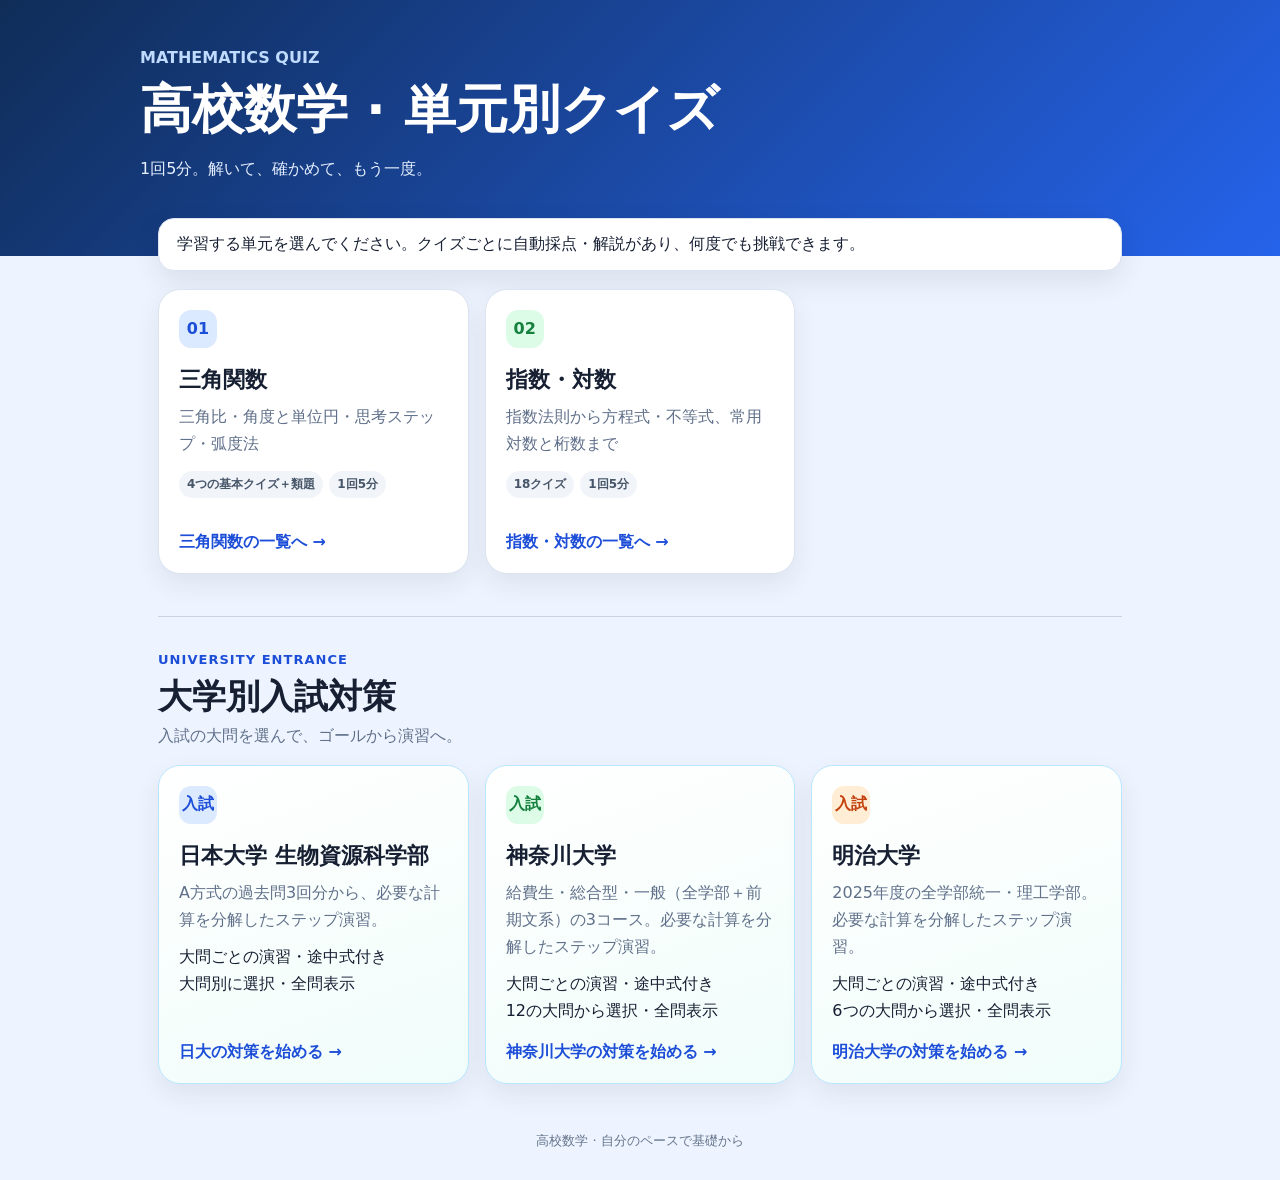
<file: index.html>
<!doctype html><html lang="ja"><head><meta charset="utf-8"><meta name="viewport" content="width=device-width,initial-scale=1"><title>高校数学 | 単元別クイズ</title><link rel="stylesheet" href="index.css?v=13"></head><body><header class="hero"><div><span class="eyebrow">MATHEMATICS QUIZ</span><h1>高校数学 · 単元別クイズ</h1><p>1回5分。解いて、確かめて、もう一度。</p></div></header><main><p class="intro">学習する単元を選んでください。クイズごとに自動採点・解説があり、何度でも挑戦できます。</p><nav class="grid" aria-label="単元一覧"><a class="card" href="quizzes.html"><span class="num">01</span><h2>三角関数</h2><p>三角比・角度と単位円・思考ステップ・弧度法</p><div class="tags"><span class="tag">4つの基本クイズ＋類題</span><span class="tag">1回5分</span></div><span class="go">三角関数の一覧へ →</span></a><a class="card" href="exponent-log/index.html"><span class="num">02</span><h2>指数・対数</h2><p>指数法則から方程式・不等式、常用対数と桁数まで</p><div class="tags"><span class="tag">18クイズ</span><span class="tag">1回5分</span></div><span class="go">指数・対数の一覧へ →</span></a></nav><section class="generated-section"><div class="section-heading"><span class="eyebrow dark">UNIVERSITY ENTRANCE</span><h2>大学別入試対策</h2><p>入試の大問を選んで、ゴールから演習へ。</p></div><div class="grid"><a class="card database-card" href="entrance/index.html"><span class="num">入試</span><h2>日本大学 生物資源科学部</h2><p>A方式の過去問3回分から、必要な計算を分解したステップ演習。</p><div class="tags"><span>大問ごとの演習・途中式付き</span><span>大問別に選択・全問表示</span></div><span class="go">日大の対策を始める →</span></a><a class="card database-card" href="entrance/kanagawa.html"><span class="num">入試</span><h2>神奈川大学</h2><p>給費生・総合型・一般（全学部＋前期文系）の3コース。必要な計算を分解したステップ演習。</p><div class="tags"><span>大問ごとの演習・途中式付き</span><span>12の大問から選択・全問表示</span></div><span class="go">神奈川大学の対策を始める →</span></a><a class="card database-card" href="entrance/meiji.html"><span class="num">入試</span><h2>明治大学</h2><p>2025年度の全学部統一・理工学部。必要な計算を分解したステップ演習。</p><div class="tags"><span>大問ごとの演習・途中式付き</span><span>6つの大問から選択・全問表示</span></div><span class="go">明治大学の対策を始める →</span></a></div></section></main><footer>高校数学 · 自分のペースで基礎から</footer></body></html>
</file>
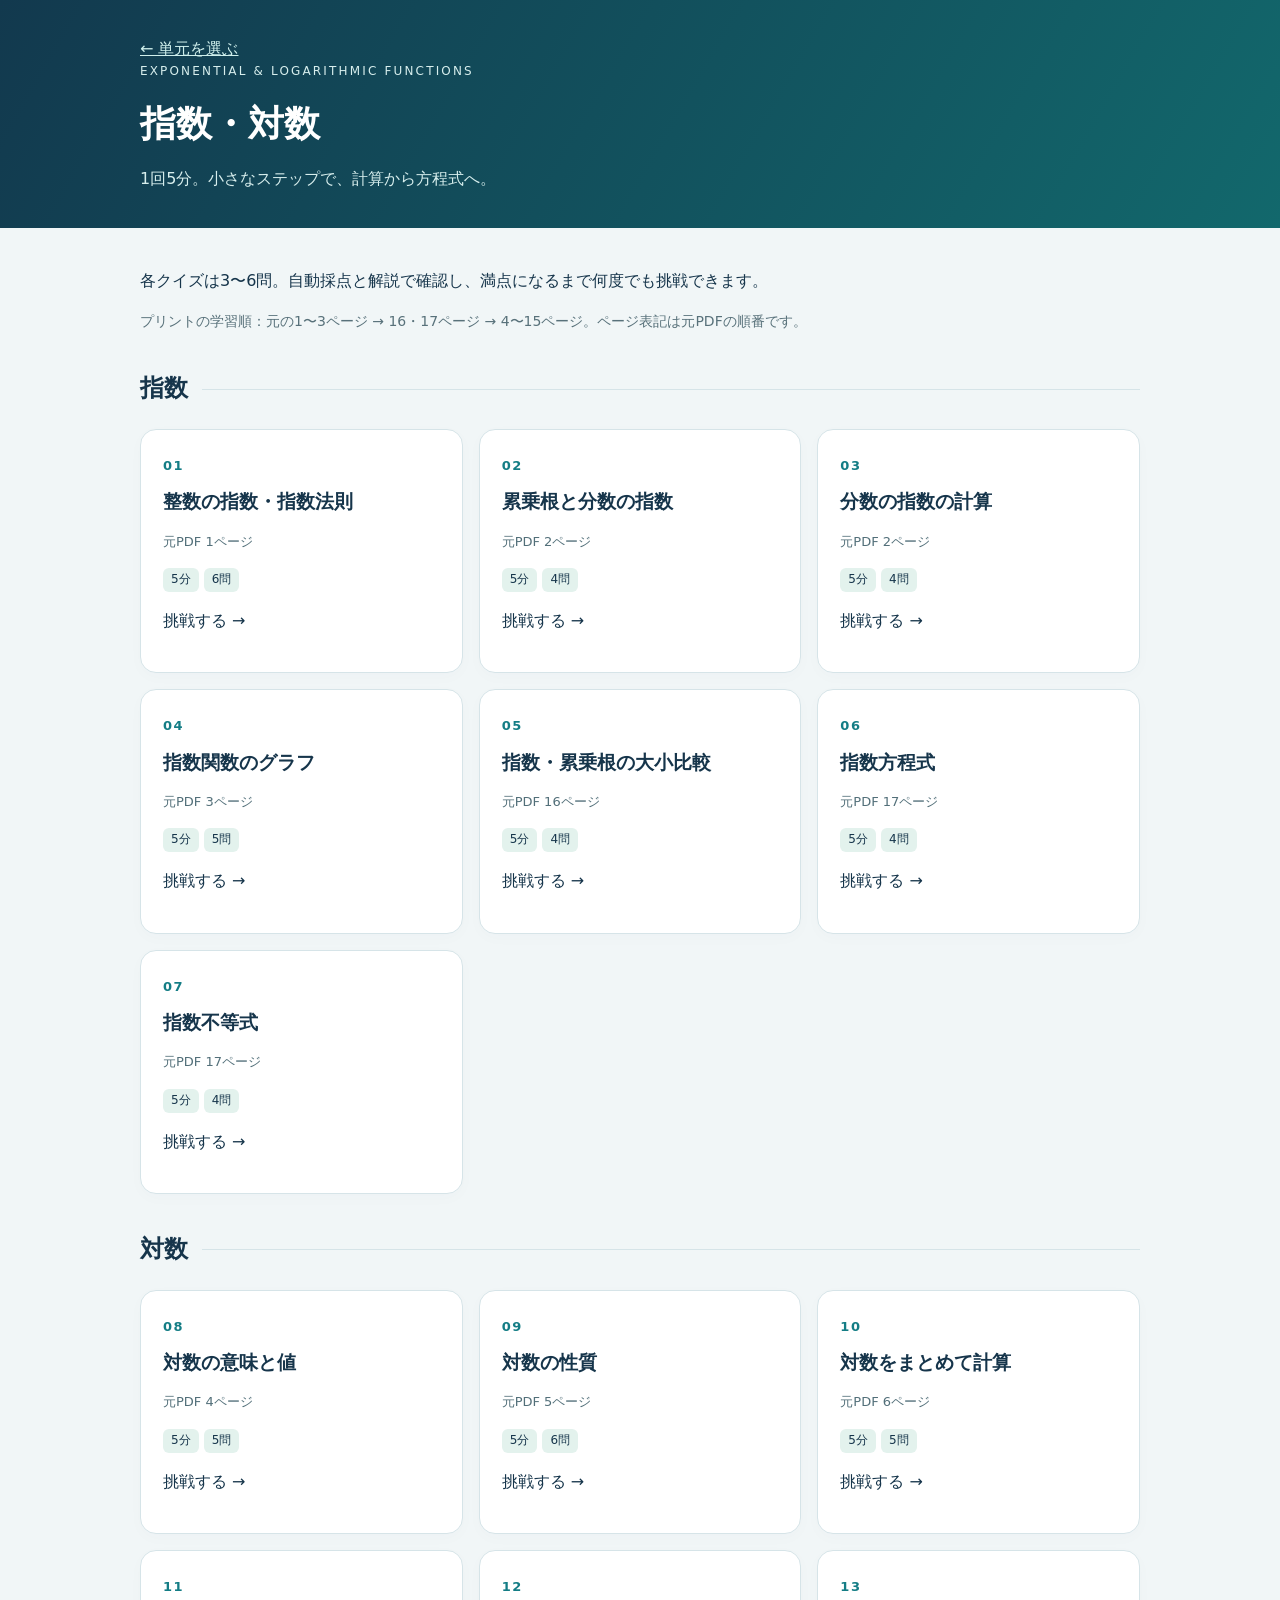
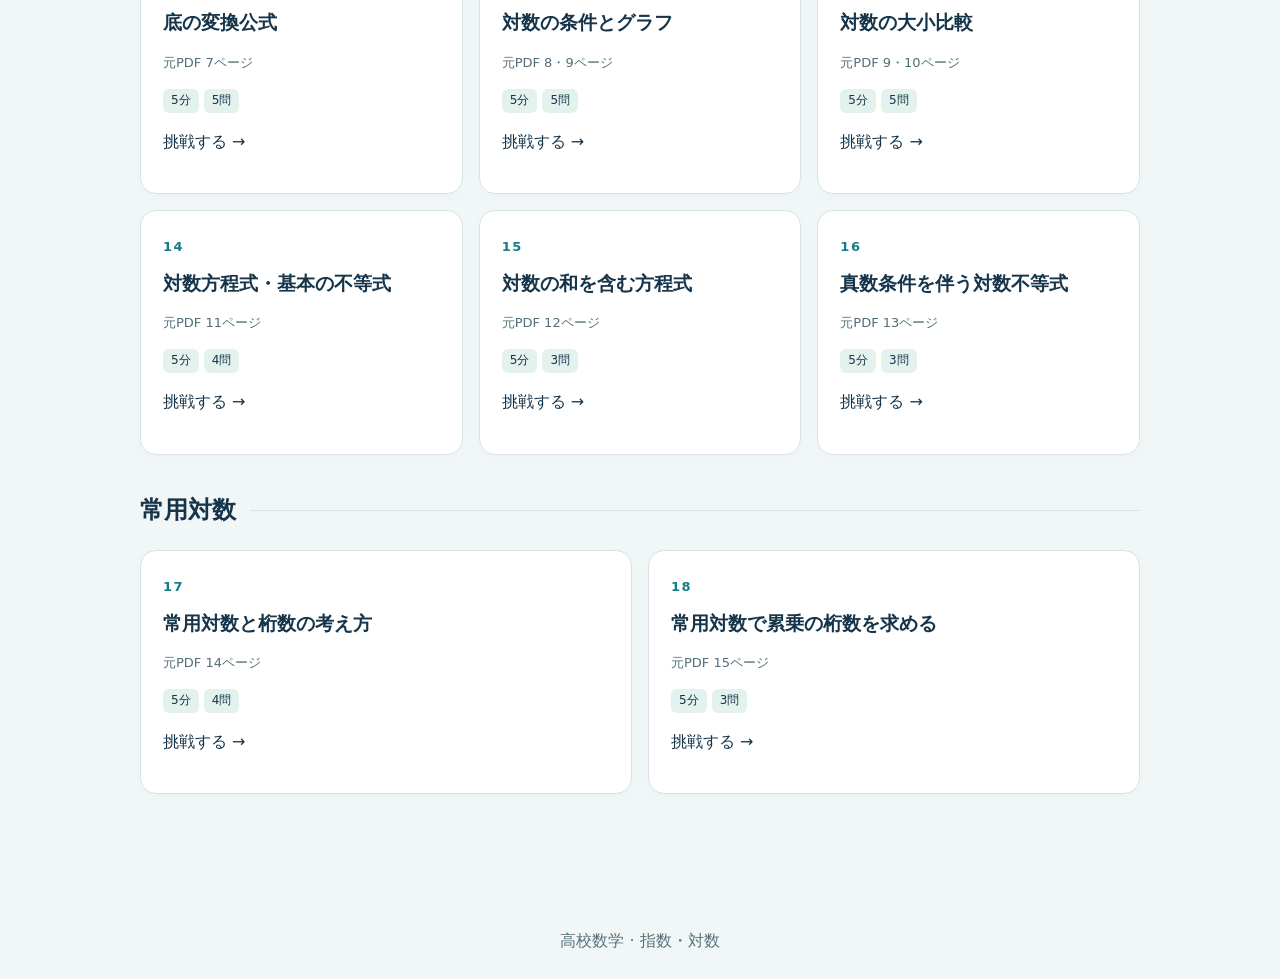
<file: exponent-log/index.html>
<!doctype html><html lang="ja"><head><meta charset="utf-8"><meta name="viewport" content="width=device-width,initial-scale=1"><title>指数・対数 | 5分クイズ</title><link rel="stylesheet" href="style.css?v=1"></head><body><header><a href="../index.html">← 単元を選ぶ</a><p class="eyebrow">EXPONENTIAL &amp; LOGARITHMIC FUNCTIONS</p><h1>指数・対数</h1><p>1回5分。小さなステップで、計算から方程式へ。</p></header><main><p>各クイズは3〜6問。自動採点と解説で確認し、満点になるまで何度でも挑戦できます。</p><p class="note">プリントの学習順：元の1〜3ページ → 16・17ページ → 4〜15ページ。ページ表記は元PDFの順番です。</p><div id="catalog"></div></main><footer>高校数学 · 指数・対数</footer><script src="data.js?v=1"></script><script>const root=document.querySelector('#catalog');for(const group of ['指数','対数','常用対数']){const h=document.createElement('h2');h.className='section-title';h.textContent=group;root.append(h);const grid=document.createElement('div');grid.className='grid';for(const task of EXPLOG_DATA.filter(x=>x.group===group)){const a=document.createElement('a');a.className='card';a.href='quiz.html?id='+task.id;let done=false;try{done=localStorage.getItem('explog-practice:'+task.id)==='perfect'}catch(e){}a.innerHTML='<span class="num">'+task.id.slice(-2)+'</span>'+(done?'<span class="status-pill">この端末で満点</span>':'')+'<h3>'+task.title+'</h3><p class="meta">元PDF '+task.sourcePages.join('・')+'ページ</p><span class="tag">5分</span> <span class="tag">'+task.questions.length+'問</span><p>挑戦する →</p>';grid.append(a)}root.append(grid)}</script></body></html>
</file>
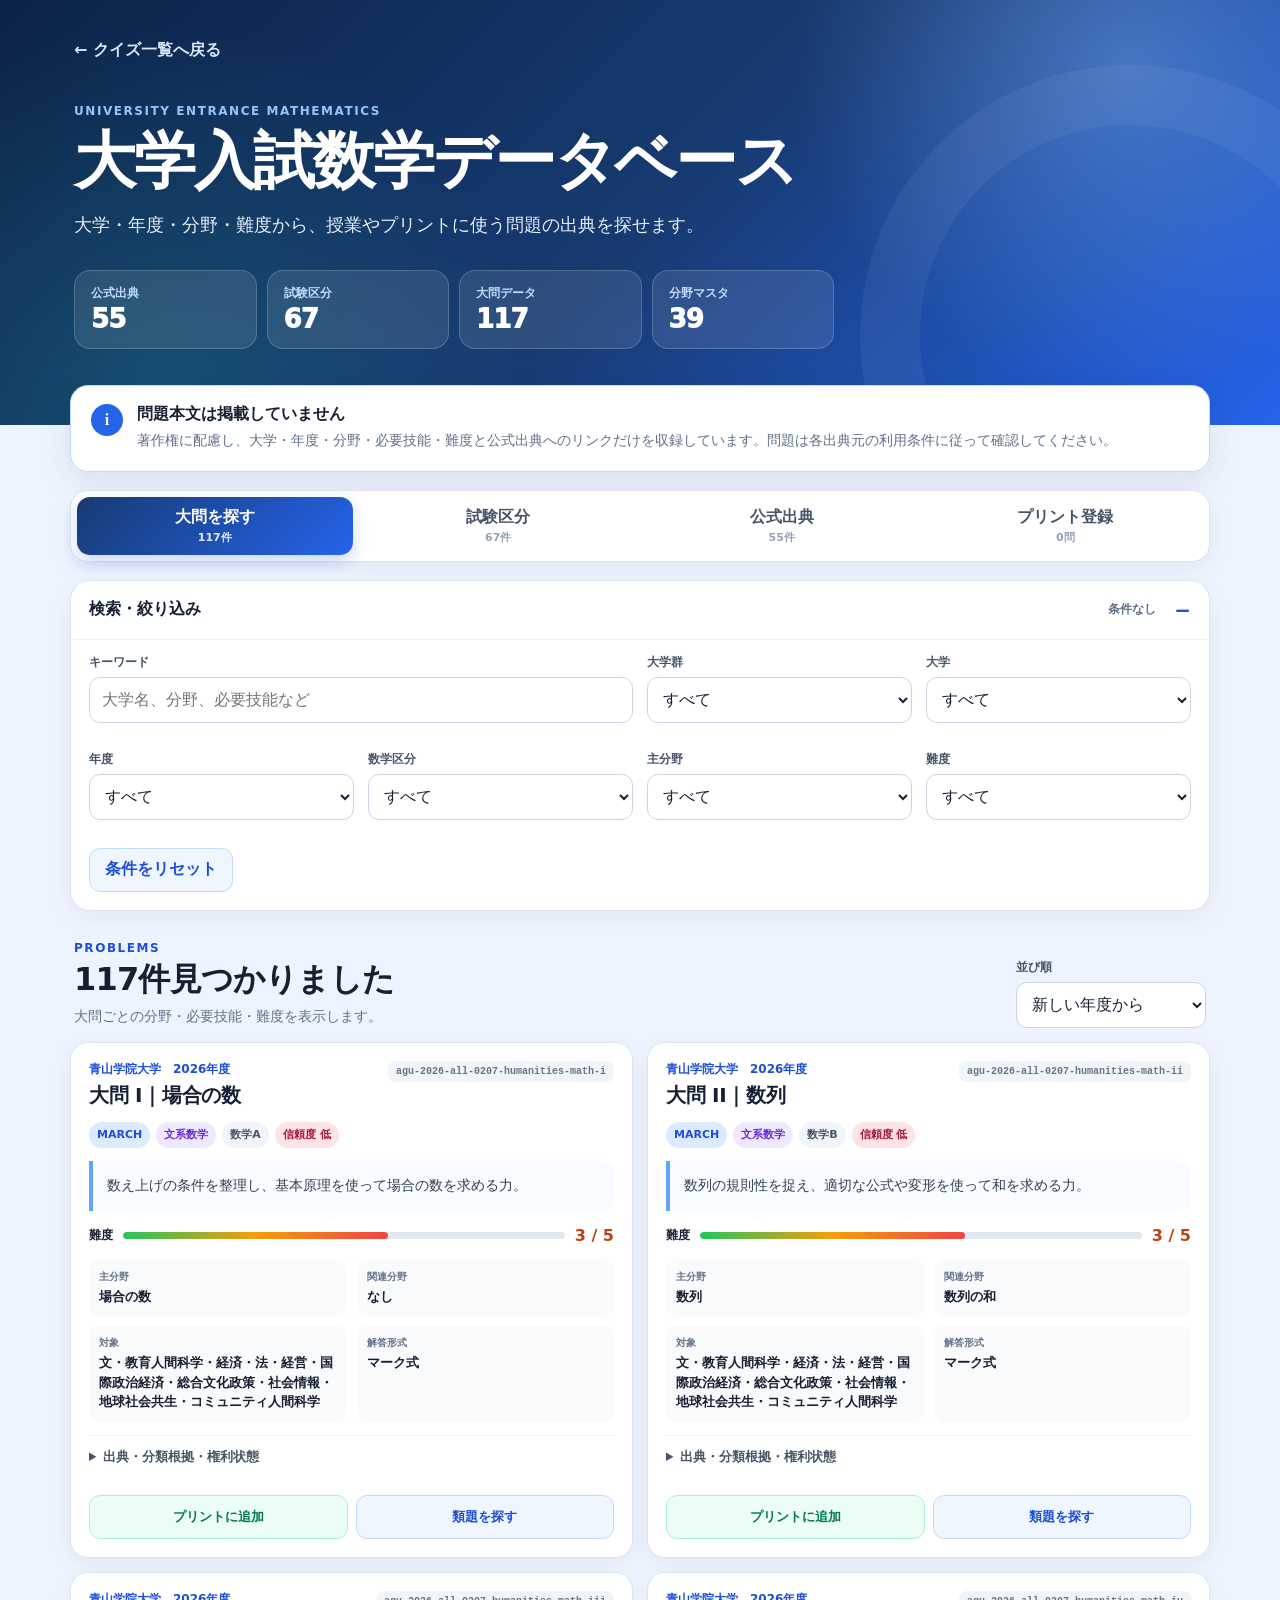
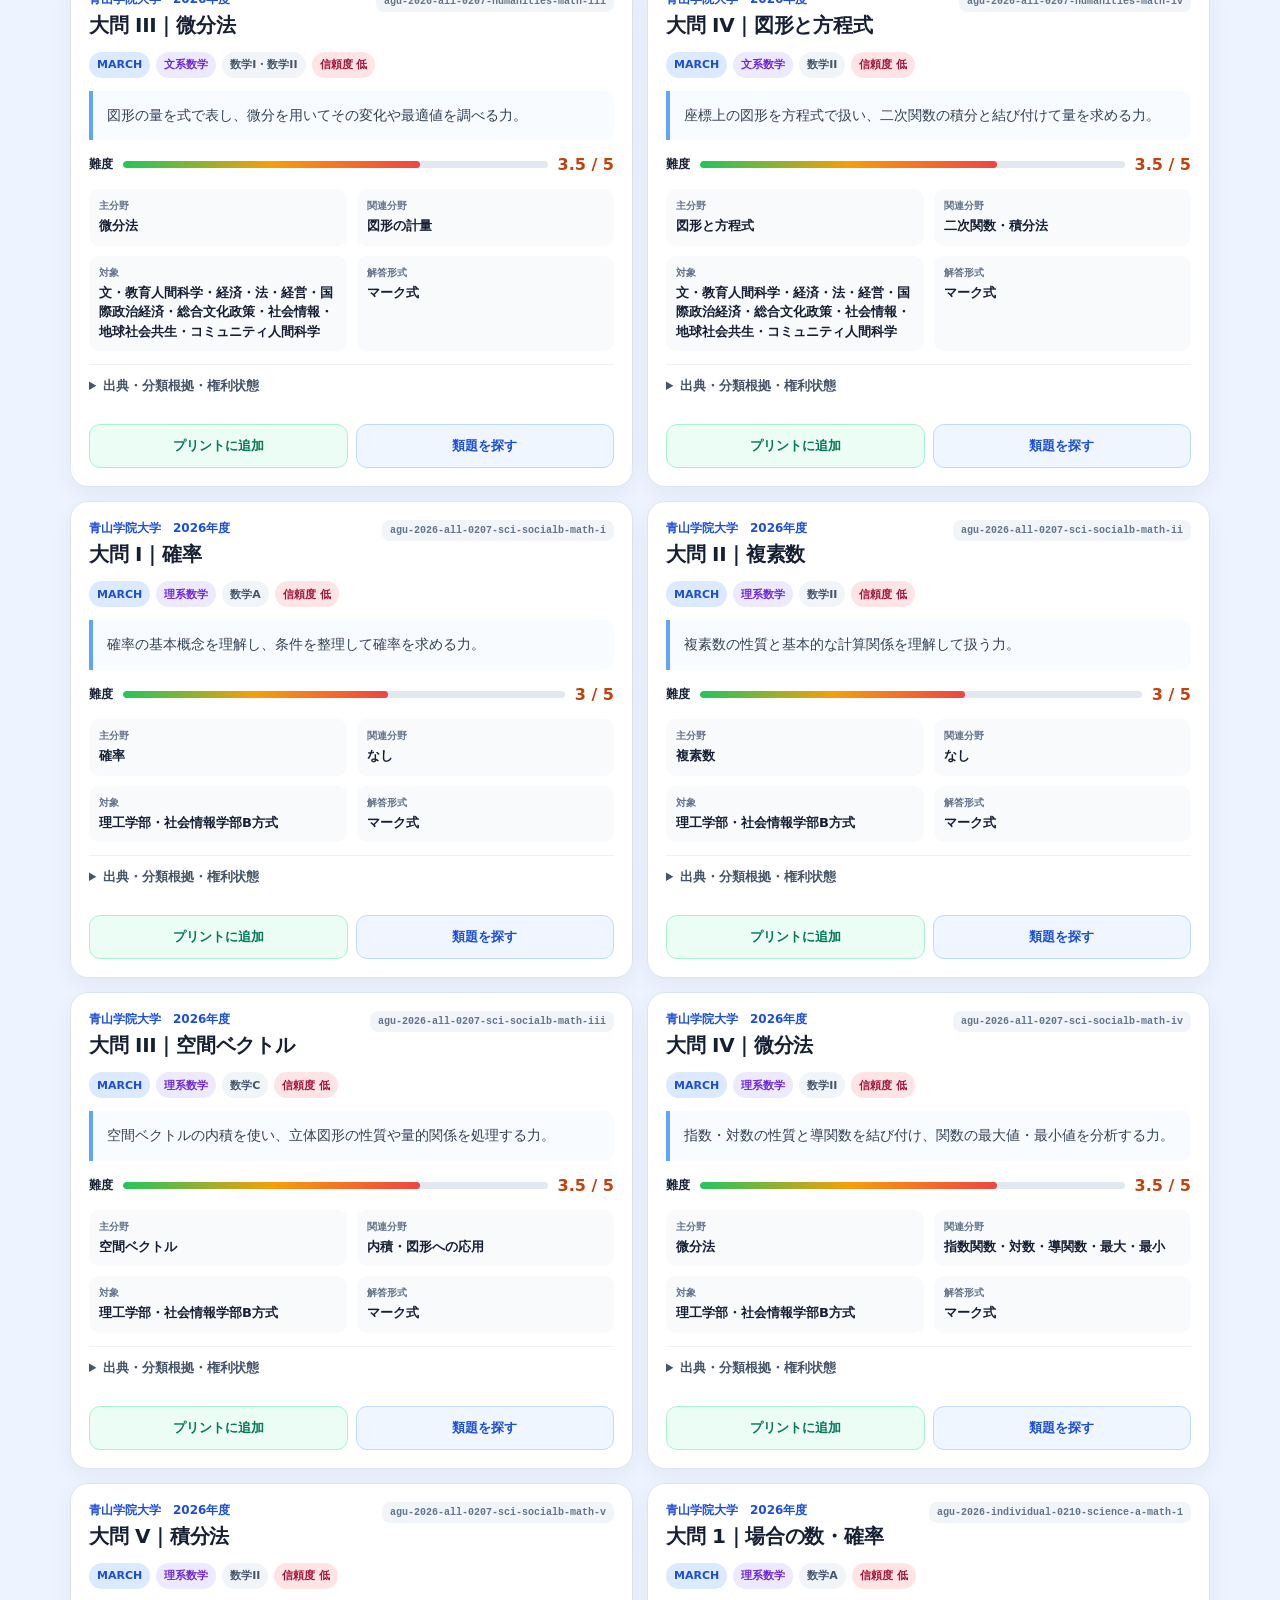
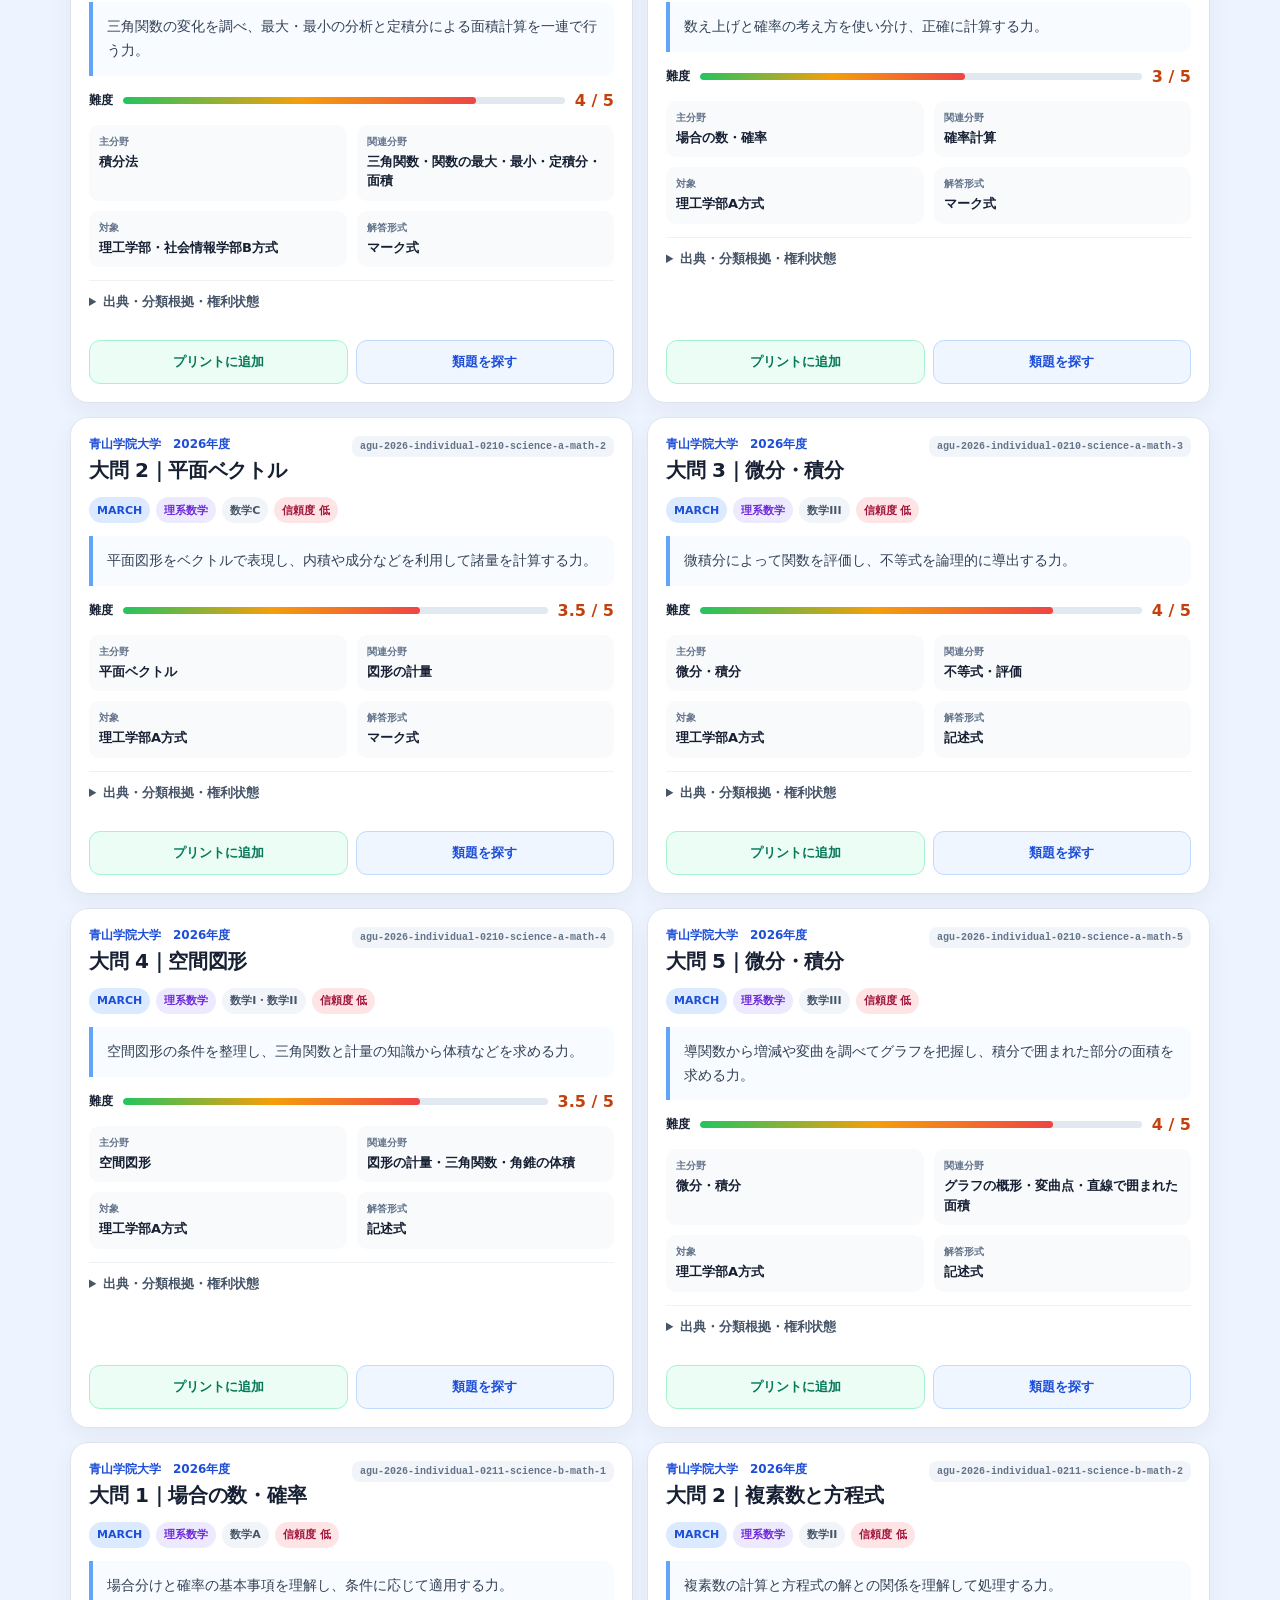
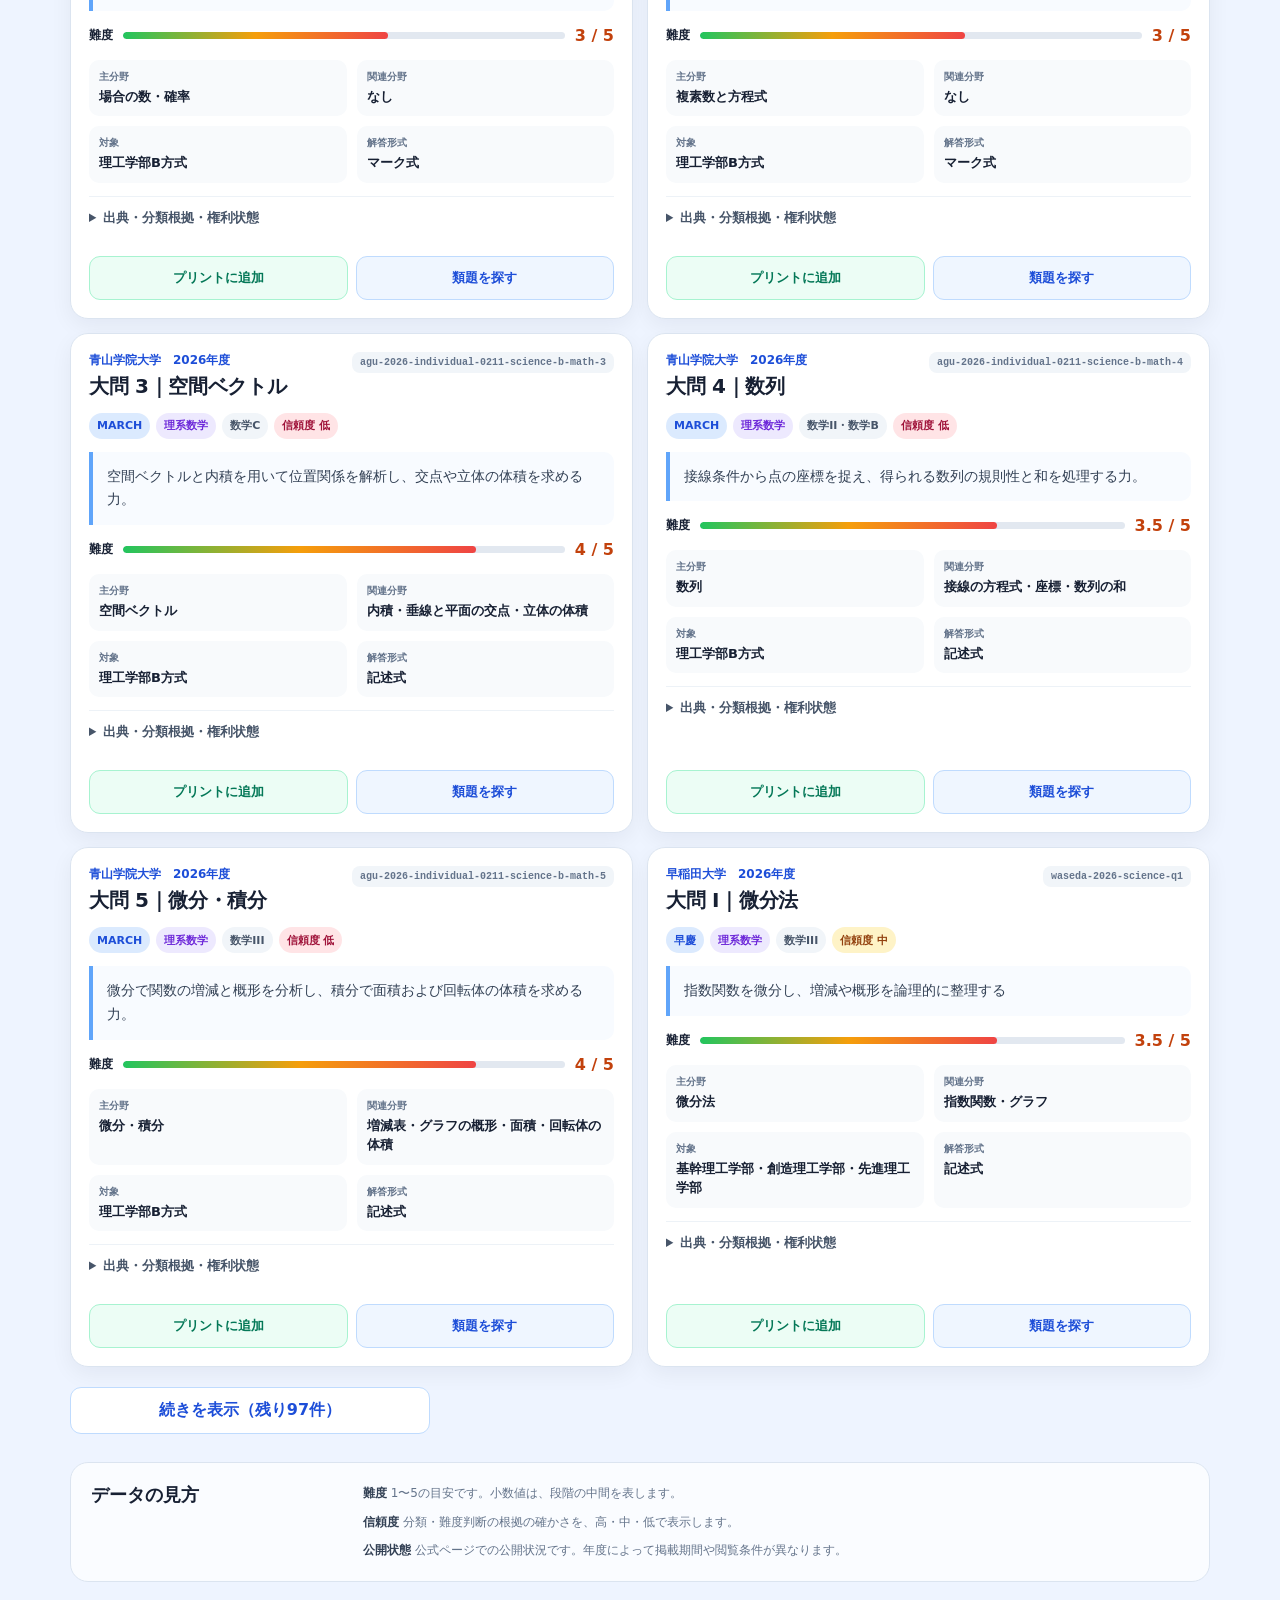
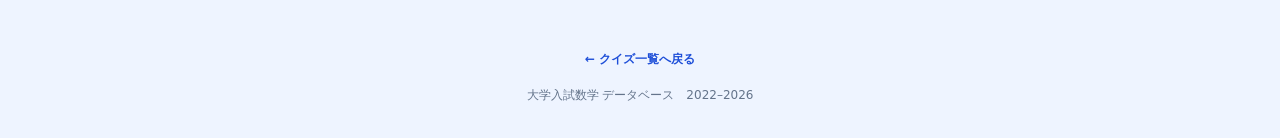
<file: admission-math-database.html>
<!doctype html>
<html lang="ja">
<head>
  <meta charset="utf-8">
  <meta name="viewport" content="width=device-width,initial-scale=1,viewport-fit=cover">
  <meta name="theme-color" content="#173b72">
  <meta name="description" content="2022〜2026年度の大学入試数学を、大学・分野・難度から探せる出典データベースです。">
  <title>大学入試数学 データベース</title>
  <link rel="stylesheet" href="admission-math-database.css?v=1">
</head>
<body>
  <a class="skip-link" href="#main">本文へ移動</a>

  <header class="hero">
    <div class="hero-inner">
<a class="back-link" href="quizzes.html?v=1" target="_top">← クイズ一覧へ戻る</a>
      <div class="hero-copy">
        <span class="eyebrow">UNIVERSITY ENTRANCE MATHEMATICS</span>
        <h1>大学入試数学<br class="mobile-break">データベース</h1>
        <p>大学・年度・分野・難度から、授業やプリントに使う問題の出典を探せます。</p>
      </div>
      <dl class="summary" aria-label="収録データ数">
        <div><dt>公式出典</dt><dd id="sourceStat">55</dd></div>
        <div><dt>試験区分</dt><dd id="examStat">67</dd></div>
        <div><dt>大問データ</dt><dd id="problemStat">117</dd></div>
        <div><dt>分野マスタ</dt><dd id="topicStat">39</dd></div>
      </dl>
    </div>
  </header>

  <main id="main" class="page-shell">
    <section class="notice" aria-labelledby="noticeTitle">
      <div class="notice-icon" aria-hidden="true">i</div>
      <div>
        <h2 id="noticeTitle">問題本文は掲載していません</h2>
        <p>著作権に配慮し、大学・年度・分野・必要技能・難度と公式出典へのリンクだけを収録しています。問題は各出典元の利用条件に従って確認してください。</p>
      </div>
    </section>

    <nav class="view-tabs" aria-label="データの種類">
      <button class="view-tab active" type="button" data-mode="problems" aria-pressed="true">
        <span>大問を探す</span><small>117件</small>
      </button>
      <button class="view-tab" type="button" data-mode="exams" aria-pressed="false">
        <span>試験区分</span><small>67件</small>
      </button>
      <button class="view-tab" type="button" data-mode="sources" aria-pressed="false">
        <span>公式出典</span><small>55件</small>
      </button>
      <button class="view-tab print-tab" type="button" data-mode="prints" aria-pressed="false">
        <span>プリント登録</span><small id="draftCountBadge">0問</small>
      </button>
    </nav>

    <section id="browseView" aria-labelledby="browseHeading">
      <h2 id="browseHeading" class="sr-only">大問を探す</h2>

      <details class="filter-card" open>
        <summary>
          <span>検索・絞り込み</span>
          <span id="filterSummary">条件なし</span>
        </summary>
        <form id="filterForm" class="filters">
          <label class="field keyword-field">
            <span>キーワード</span>
            <input id="keywordFilter" type="search" inputmode="search" placeholder="大学名、分野、必要技能など">
          </label>
          <label class="field">
            <span>大学群</span>
            <select id="groupFilter"><option value="">すべて</option></select>
          </label>
          <label class="field">
            <span>大学</span>
            <select id="universityFilter"><option value="">すべて</option></select>
          </label>
          <label class="field">
            <span>年度</span>
            <select id="yearFilter"><option value="">すべて</option></select>
          </label>
          <label class="field track-field">
            <span>数学区分</span>
            <select id="trackFilter"><option value="">すべて</option></select>
          </label>
          <label class="field problem-only">
            <span>主分野</span>
            <select id="topicFilter"><option value="">すべて</option></select>
          </label>
          <label class="field problem-only">
            <span>難度</span>
            <select id="difficultyFilter">
              <option value="">すべて</option>
              <option value="1">1　教科書確認</option>
              <option value="2">2　入試基礎</option>
              <option value="3">3　入試標準</option>
              <option value="4">4　入試発展</option>
              <option value="5">5　難関</option>
            </select>
          </label>
          <div class="filter-actions">
            <button id="resetFilters" class="secondary-button" type="button">条件をリセット</button>
          </div>
        </form>
      </details>

      <section id="recommendationPanel" class="recommendation-panel" hidden aria-labelledby="recommendationHeading">
        <div class="section-heading">
          <div>
            <span class="section-kicker">RECOMMENDATION</span>
            <h2 id="recommendationHeading">類題の候補</h2>
            <p id="recommendationReason">主分野の一致と難度差から並べています。</p>
          </div>
          <button id="closeRecommendations" class="text-button" type="button">閉じる</button>
        </div>
        <div id="recommendationList" class="recommendation-list"></div>
      </section>

      <div class="results-toolbar">
        <div>
          <span class="section-kicker" id="resultKicker">PROBLEMS</span>
          <h2><span id="resultCount">0</span>件見つかりました</h2>
          <p id="resultDescription">大問ごとの分野・必要技能・難度を表示します。</p>
        </div>
        <label class="sort-field">
          <span>並び順</span>
          <select id="sortSelect">
            <option value="year-desc">新しい年度から</option>
            <option value="year-asc">古い年度から</option>
            <option value="difficulty-asc">難度が低い順</option>
            <option value="difficulty-desc">難度が高い順</option>
            <option value="university">大学名順</option>
          </select>
        </label>
      </div>

      <div id="loadingState" class="state-card" role="status">
        <span class="spinner" aria-hidden="true"></span>
        <p>データを読み込んでいます。</p>
      </div>
      <div id="errorState" class="state-card error-state" hidden role="alert">
        <h2>データを読み込めませんでした</h2>
        <p>通信状況を確認して、ページをもう一度開いてください。</p>
        <button id="retryLoad" class="primary-button" type="button">もう一度読み込む</button>
      </div>
      <div id="emptyState" class="state-card" hidden>
        <h2>条件に合うデータがありません</h2>
        <p>絞り込みを減らすか、公式出典タブで大学・年度の収録状況を確認してください。</p>
        <button id="emptyReset" class="secondary-button" type="button">条件をリセット</button>
      </div>

      <div id="resultList" class="result-list" aria-live="polite"></div>
      <button id="loadMore" class="load-more" type="button" hidden>続きを表示</button>
    </section>

    <section id="printView" class="print-view" hidden aria-labelledby="printHeading">
      <div class="print-intro">
        <span class="section-kicker">ON THIS IPAD</span>
        <h2 id="printHeading">プリント候補を登録</h2>
        <p>大問カードの「プリントに追加」から選んだ問題を、この端末に保存します。問題本文ではなく、出典と分類の一覧を登録します。</p>
      </div>

      <div class="print-layout">
        <section class="print-editor" aria-labelledby="editorHeading">
          <div class="editor-head">
            <div>
              <span class="editor-label">Print_ID</span>
              <strong id="printId">—</strong>
            </div>
            <span id="draftCount" class="count-pill">0問</span>
          </div>
          <h3 id="editorHeading" class="sr-only">プリント情報</h3>
          <div class="editor-fields">
            <label class="field">
              <span>プリント名</span>
              <input id="printTitle" type="text" maxlength="80" placeholder="例：三角関数 入試演習1">
            </label>
            <label class="field">
              <span>Student_ID（任意）</span>
              <input id="studentId" type="text" maxlength="40" autocapitalize="characters" placeholder="例：2A-15">
            </label>
            <label class="field full-field">
              <span>メモ（任意）</span>
              <textarea id="printNote" rows="3" maxlength="300" placeholder="授業日やねらいなど"></textarea>
            </label>
          </div>

          <div class="print-actions">
            <button id="savePrint" class="primary-button" type="button">この端末に登録</button>
            <button id="newPrint" class="secondary-button" type="button">新しいプリント</button>
            <button id="suggestForPrint" class="secondary-button" type="button">選択問題から類題を提案</button>
            <button id="printDraft" class="secondary-button" type="button">印刷・PDF</button>
            <button id="clearDraft" class="danger-text-button" type="button">選択をすべて外す</button>
          </div>

          <div class="device-note">
            <strong>このiPadだけに保存されます</strong>
            <p>サーバーには送信しません。別の端末や別のブラウザには自動で引き継がれません。</p>
          </div>

          <div class="selected-heading">
            <h3>選択中の大問</h3>
            <button id="backToProblems" class="text-button" type="button">大問を追加する</button>
          </div>
          <div id="selectedProblems" class="selected-problems"></div>

          <section id="printRecommendations" class="print-recommendations" hidden aria-labelledby="printRecommendationsHeading">
            <div class="selected-heading">
              <div>
                <span class="section-kicker">RECOMMENDED</span>
                <h3 id="printRecommendationsHeading">追加候補</h3>
              </div>
              <button id="closePrintRecommendations" class="text-button" type="button">閉じる</button>
            </div>
            <p>主分野の一致と選択問題との難度差が小さい順です。</p>
            <div id="printRecommendationList" class="recommendation-list"></div>
          </section>
        </section>

        <aside class="saved-prints" aria-labelledby="savedPrintsHeading">
          <div class="selected-heading">
            <h3 id="savedPrintsHeading">登録済み</h3>
            <span id="savedPrintCount">0件</span>
          </div>
          <div id="savedPrintList"></div>
        </aside>
      </div>
    </section>

    <section class="data-note" aria-labelledby="dataNoteHeading">
      <h2 id="dataNoteHeading">データの見方</h2>
      <div>
        <p><strong>難度</strong> 1〜5の目安です。小数値は、段階の中間を表します。</p>
        <p><strong>信頼度</strong> 分類・難度判断の根拠の確かさを、高・中・低で表示します。</p>
        <p><strong>公開状態</strong> 公式ページでの公開状況です。年度によって掲載期間や閲覧条件が異なります。</p>
      </div>
    </section>
  </main>

  <footer class="site-footer">
<a href="quizzes.html?v=1" target="_top">← クイズ一覧へ戻る</a>
    <p>大学入試数学 データベース　2022–2026</p>
  </footer>

  <div id="toast" class="toast" hidden role="status" aria-live="polite"></div>

  <script defer src="admission-math-db-model.js?v=1"></script>
  <script defer src="admission-math-db-store.js?v=1"></script>
  <script defer src="admission-math-db-app.js?v=1"></script>
</body>
</html>
</file>
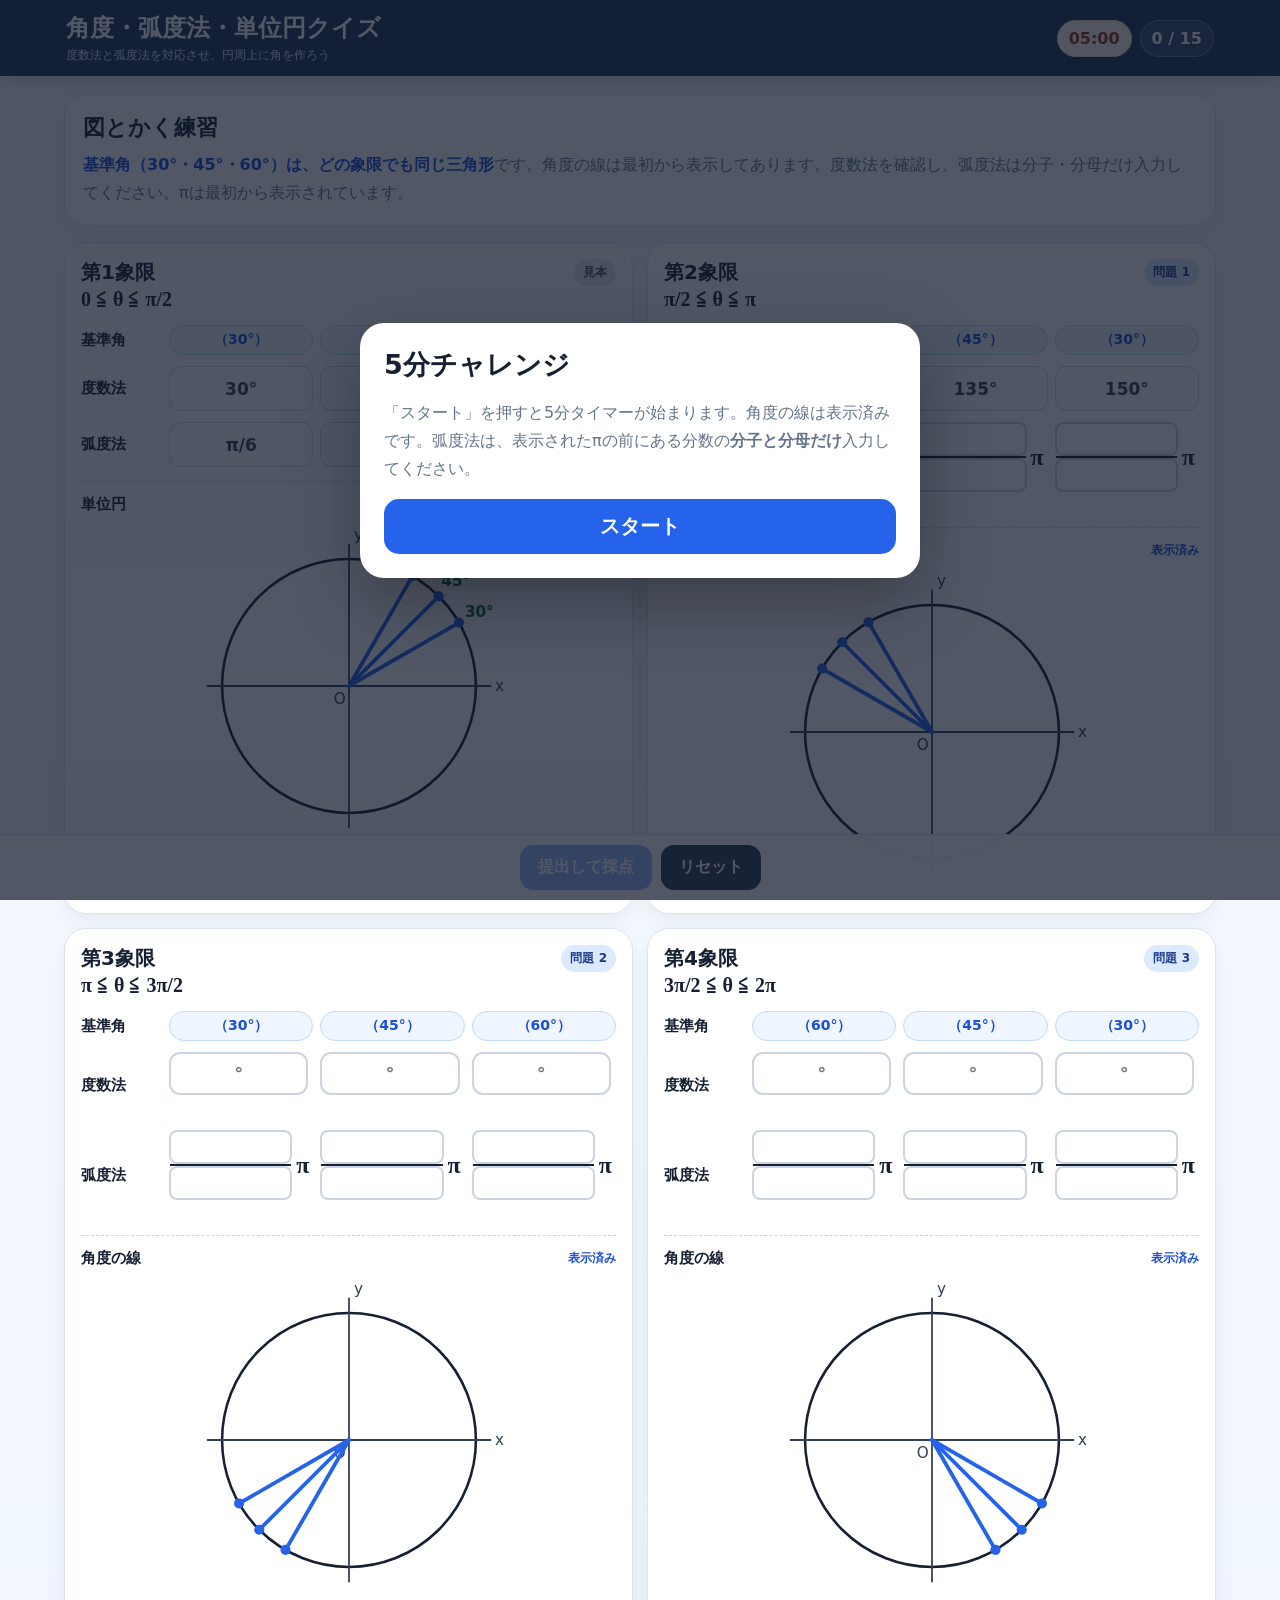
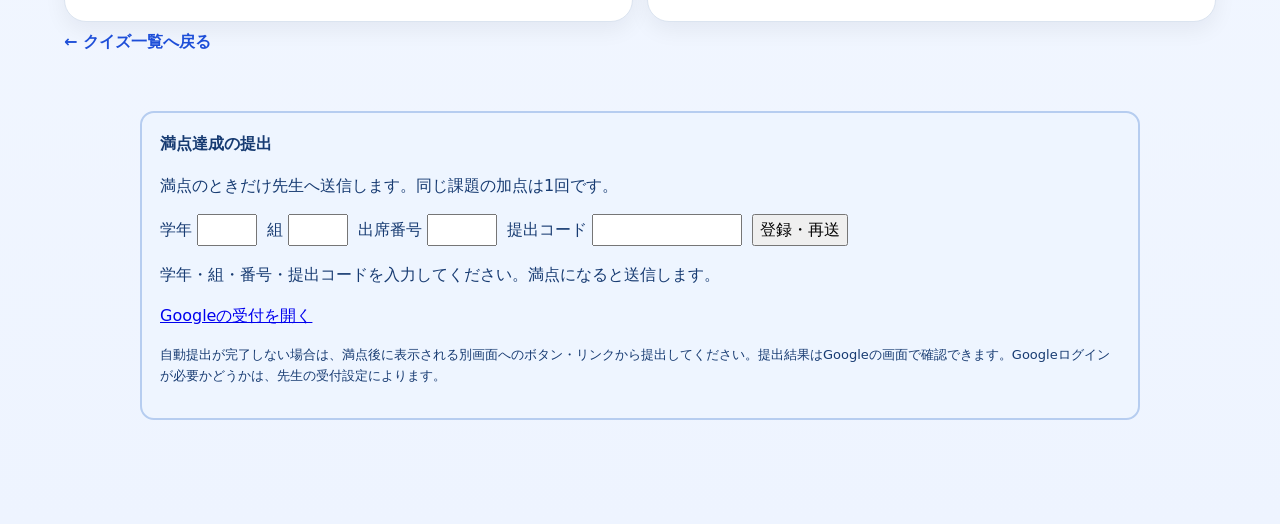
<file: angle-circle-practice-2026.html>
<!doctype html>
<html lang="ja">
<head><script src="submission/config.js"></script><script src="submission/client.js?v=5"></script>
<meta charset="utf-8">
<meta name="viewport" content="width=device-width, initial-scale=1, viewport-fit=cover">
<title>角度・弧度法・単位円クイズ（5分）</title>
<style>
:root{--navy:#142e55;--blue:#2563eb;--blue2:#1d4ed8;--bg:#eef4ff;--card:#fff;--ink:#172033;--muted:#64748b;--line:#dbe4f0;--ok:#15803d;--ng:#b91c1c;--warn:#9a3412}
*{box-sizing:border-box}
html{scroll-behavior:smooth}
body{margin:0;padding:0 0 88px;font-family:system-ui,-apple-system,BlinkMacSystemFont,"Segoe UI","Hiragino Sans","Yu Gothic",sans-serif;color:var(--ink);background:linear-gradient(180deg,#f8fbff 0%,var(--bg) 100%);min-height:100vh}
button,input{font:inherit}
.topbar{position:sticky;top:0;z-index:20;background:rgba(20,46,85,.96);color:#fff;box-shadow:0 4px 18px rgba(15,23,42,.18)}
.topinner{max-width:1180px;margin:auto;padding:12px 16px;display:flex;align-items:center;gap:12px;justify-content:space-between}
.brand{min-width:0}.brand h1{font-size:clamp(17px,3vw,24px);margin:0;white-space:nowrap;overflow:hidden;text-overflow:ellipsis}.brand p{margin:3px 0 0;font-size:12px;color:#dbeafe}
.stats{display:flex;gap:8px;flex-shrink:0}.pill{border:1px solid rgba(255,255,255,.28);background:rgba(255,255,255,.12);border-radius:999px;padding:8px 11px;font-weight:900;font-variant-numeric:tabular-nums;white-space:nowrap}.pill.timer{background:#fff7ed;color:var(--warn);border-color:#fed7aa}.pill.timer.danger{background:#fee2e2;color:#991b1b;border-color:#fecaca}
.wrap{max-width:1180px;margin:0 auto;padding:18px 14px 42px}
.intro{background:#fff;border:1px solid var(--line);border-radius:22px;padding:18px;box-shadow:0 10px 28px rgba(15,23,42,.07);margin-bottom:16px}.intro h2{margin:0 0 8px;font-size:22px}.intro p{margin:0;color:var(--muted);line-height:1.75}.intro strong{color:var(--blue2)}
.grid{display:grid;grid-template-columns:repeat(2,minmax(0,1fr));gap:14px}.quad{background:var(--card);border:1px solid var(--line);border-radius:22px;padding:16px;box-shadow:0 8px 22px rgba(15,23,42,.06)}.quad.sample{background:linear-gradient(180deg,#f8fafc,#fff)}
.qhead{display:flex;align-items:flex-start;justify-content:space-between;gap:10px;margin-bottom:12px}.qhead h3{margin:0;font-size:20px}.interval{font-weight:900;font-family:"Times New Roman",serif;font-size:20px}.badge{font-size:12px;font-weight:900;padding:5px 9px;border-radius:999px;background:#dbeafe;color:#1e3a8a;white-space:nowrap}.badge.sample{background:#e2e8f0;color:#475569}
.row{display:grid;grid-template-columns:78px 1fr;align-items:center;gap:10px;margin:11px 0}.label{font-weight:900;font-size:15px}.inputs{display:grid;grid-template-columns:repeat(3,minmax(0,1fr));gap:7px}.answer{width:100%;min-width:0;text-align:center;border:2px solid #cbd5e1;border-radius:11px;padding:9px 5px;font-size:18px;font-weight:800;background:#fff}.answer:focus{outline:3px solid #bfdbfe;border-color:var(--blue)}.answer.ok{border-color:#22c55e;background:#f0fdf4;color:#166534}.answer.ng{border-color:#ef4444;background:#fef2f2;color:#991b1b}.answer:disabled{opacity:1;-webkit-text-fill-color:currentColor}.given{display:flex;justify-content:center;align-items:center;min-height:45px;text-align:center;border:1px solid #cbd5e1;background:#f8fafc;border-radius:11px;font-size:17px;font-weight:800;color:#334155;padding:6px}.mark{display:block;min-height:18px;text-align:center;font-size:12px;font-weight:900;margin-top:3px}.mark.ok{color:var(--ok)}.mark.ng{color:var(--ng)}
.circlebox{margin-top:14px;border-top:1px dashed #cbd5e1;padding-top:13px}.circletitle{display:flex;align-items:center;justify-content:space-between;gap:8px;margin-bottom:7px}.circletitle strong{font-size:15px}.circletitle span{font-size:12px;color:var(--muted)}.unit{display:block;width:min(100%,330px);margin:auto;touch-action:none;user-select:none}.unit .axis{stroke:#334155;stroke-width:1.4}.unit .circle{fill:#fff;stroke:#172033;stroke-width:2}.unit .hit{fill:transparent;stroke:transparent;stroke-width:24;cursor:crosshair}.unit .ray{stroke:#2563eb;stroke-width:3;stroke-linecap:round}.unit .ray.ok{stroke:#16a34a}.unit .ray.ng{stroke:#dc2626}.unit .correct{stroke:#16a34a;stroke-width:2;stroke-dasharray:5 5;opacity:.8}.unit .dot{fill:#2563eb}.unit .dot.ok{fill:#16a34a}.unit .dot.ng{fill:#dc2626}.unit text{font-size:12px;fill:#334155}.unit .hintlabel{fill:#166534;font-weight:800}.circleactions{display:flex;justify-content:center;align-items:center;gap:8px;margin-top:4px}.smallbtn{border:1px solid #cbd5e1;background:#fff;color:#334155;border-radius:10px;padding:7px 10px;font-size:13px;font-weight:800}.smallbtn:disabled{opacity:.45}.tapcount{font-size:13px;font-weight:800;color:var(--muted)}
.result{display:none;margin-top:16px;background:#fff;border:2px solid #bfdbfe;border-radius:20px;padding:18px;box-shadow:0 10px 28px rgba(15,23,42,.08)}.result.show{display:block}.result h2{margin:0 0 7px}.result p{margin:6px 0;line-height:1.7}.scorebig{font-size:30px;font-weight:1000;color:var(--blue2)}
.actions{position:fixed;left:0;right:0;bottom:0;z-index:25;background:rgba(255,255,255,.97);border-top:1px solid var(--line);padding:10px max(12px,env(safe-area-inset-right)) calc(10px + env(safe-area-inset-bottom)) max(12px,env(safe-area-inset-left));display:flex;justify-content:center;gap:9px}.mainbtn{border:0;border-radius:13px;padding:12px 18px;font-weight:900;font-size:16px}.submit{background:var(--blue);color:#fff}.reset{background:#334155;color:#fff}.mainbtn:disabled{opacity:.45}
.keypad{position:fixed;right:12px;bottom:76px;z-index:24;display:flex;gap:6px}.key{border:1px solid #cbd5e1;background:#fff;color:#172033;border-radius:11px;min-width:48px;padding:9px 11px;font-size:20px;font-weight:900;box-shadow:0 5px 16px rgba(15,23,42,.12)}
.overlay{position:fixed;inset:0;z-index:100;background:rgba(15,23,42,.72);display:grid;place-items:center;padding:18px}.overlay.hidden{display:none}.modal{width:min(560px,100%);background:#fff;border-radius:24px;padding:24px;box-shadow:0 24px 70px rgba(0,0,0,.3)}.modal h2{margin:0 0 10px;font-size:27px}.modal p{color:var(--muted);line-height:1.75}.startbtn{width:100%;border:0;border-radius:15px;background:var(--blue);color:#fff;font-size:20px;font-weight:900;padding:14px}.back{display:inline-block;margin-top:10px;color:var(--blue2);font-weight:800;text-decoration:none}
@media(max-width:760px){.grid{grid-template-columns:1fr}.topinner{align-items:flex-start}.brand p{display:none}.stats{gap:5px}.pill{padding:7px 9px;font-size:13px}.row{grid-template-columns:68px 1fr}.answer{font-size:16px}.keypad{bottom:78px}}

.refrow{margin-bottom:3px}.refs{align-items:center}.ref{display:flex;justify-content:center;align-items:center;min-height:30px;color:#1d4ed8;font-size:14px;font-weight:900;background:#eff6ff;border:1px solid #bfdbfe;border-radius:999px}.degree-answer{display:grid;grid-template-columns:minmax(48px,1fr) auto;grid-template-rows:auto auto;align-items:center;gap:3px 5px}.degree-answer .answer{grid-column:1;grid-row:1}.degree-answer .mark{grid-column:1/3;grid-row:2}.frac-answer{display:grid;grid-template-columns:minmax(42px,1fr) auto auto;grid-template-rows:auto auto;align-items:center;justify-content:center;column-gap:4px}.frac{grid-column:1;grid-row:1;display:grid;grid-template-rows:1fr 2px 1fr;align-items:center;justify-items:stretch;min-width:42px}.frac input{width:100%;min-width:0;border:2px solid #cbd5e1;border-radius:8px;text-align:center;padding:5px 2px;font-size:17px;font-weight:900;background:#fff}.frac input:focus{outline:3px solid #bfdbfe;border-color:#2563eb}.frac .bar{height:2px;background:#172033;margin:2px 1px}.frac-answer .pi{grid-column:2;grid-row:1;font-family:"Times New Roman",serif;font-size:24px;font-weight:900}.frac-answer .mark{grid-column:1/4;grid-row:2}.frac-answer.ok .frac input{border-color:#22c55e;background:#f0fdf4;color:#166534}.frac-answer.ng .frac input{border-color:#ef4444;background:#fef2f2;color:#991b1b}.frac input:disabled{opacity:1;-webkit-text-fill-color:currentColor}.correct-inline{display:none;align-items:center;justify-content:center;gap:4px;min-height:32px;padding:4px 7px;border:1px solid #86efac;border-radius:9px;color:#166534;background:#dcfce7;font-size:12px;font-weight:900;line-height:1.05;white-space:nowrap}.show-correct .correct-inline{display:inline-flex}.degree-answer .correct-inline{grid-column:2;grid-row:1}.frac-answer .correct-inline{grid-column:3;grid-row:1}.correct-inline b{color:#15803d;font-size:10px}.inline-frac{display:inline-grid;grid-template-rows:auto 1px auto;min-width:18px;text-align:center;font-family:"Times New Roman",serif;font-size:14px}.inline-frac i{display:block;height:1px;background:currentColor}.answer-pi{font:900 17px "Times New Roman",serif}.inputwrap{align-items:start}.keypad{display:none!important}.circleactions{display:none!important}.quiz-circle{pointer-events:none}.circletitle span{font-weight:900;color:#1d4ed8!important}
@media(max-width:760px){.ref{font-size:13px}.frac input{font-size:16px;padding:5px 1px}.frac-answer .pi{font-size:22px}.degree-answer{grid-template-columns:1fr}.degree-answer .mark{grid-column:1;grid-row:2}.degree-answer .correct-inline{grid-column:1;grid-row:3;justify-self:center}.frac-answer{grid-template-columns:minmax(42px,1fr) auto}.frac-answer .mark{grid-column:1/3;grid-row:2}.frac-answer .correct-inline{grid-column:1/3;grid-row:3;justify-self:center;margin-top:3px}.correct-inline{padding:4px 6px}}

</style>
</head>
<body>
<header class="topbar">
  <div class="topinner">
    <div class="brand"><h1>角度・弧度法・単位円クイズ</h1><p>度数法と弧度法を対応させ、円周上に角を作ろう</p></div>
    <div class="stats"><div class="pill timer" id="timer">05:00</div><div class="pill" id="progress">0 / 15</div></div>
  </div>
</header>
<main class="wrap">
  <section class="intro">
    <h2>図とかく練習</h2>
    <p><strong>基準角（30°・45°・60°）は、どの象限でも同じ三角形</strong>です。角度の線は最初から表示してあります。度数法を確認し、弧度法は分子・分母だけ入力してください。πは最初から表示されています。</p>
  </section>

  <section class="grid">
    <article class="quad sample">
      <div class="qhead"><div><h3>第1象限</h3><div class="interval">0 ≦ θ ≦ π/2</div></div><span class="badge sample">見本</span></div>
      <div class="row refrow"><div class="label">基準角</div><div class="inputs refs"><div class="ref">（30°）</div><div class="ref">（45°）</div><div class="ref">（60°）</div></div></div><div class="row"><div class="label">度数法</div><div class="inputs"><div class="given">30°</div><div class="given">45°</div><div class="given">60°</div></div></div>
      <div class="row"><div class="label">弧度法</div><div class="inputs"><div class="given">π/6</div><div class="given">π/4</div><div class="given">π/3</div></div></div>
      <div class="circlebox"><div class="circletitle"><strong>単位円</strong><span>見本</span></div><svg class="unit sample-circle" data-sample="30,45,60" viewBox="0 0 260 260" aria-label="第1象限の見本"></svg></div>
    </article>

    <article class="quad" data-q="2" id="quadrant-2">
      <div class="qhead"><div><h3>第2象限</h3><div class="interval">π/2 ≦ θ ≦ π</div></div><span class="badge">問題 1</span></div>
      <div class="row refrow"><div class="label">基準角</div><div class="inputs refs"><div class="ref">（60°）</div><div class="ref">（45°）</div><div class="ref">（30°）</div></div></div><div class="row"><div class="label">度数法</div><div class="inputs"><div class="given">120°</div><div class="given">135°</div><div class="given">150°</div></div></div>
      <div class="row"><div class="label">弧度法</div><div class="inputs inputwrap"><label class="frac-answer" data-num="2" data-den="3"><span class="frac"><input class="frac-num" inputmode="numeric" aria-label="分子"><span class="bar"></span><input class="frac-den" inputmode="numeric" aria-label="分母"></span><span class="pi">π</span><span class="correct-inline" aria-live="polite"><b>正答</b><span class="inline-frac"><span>2</span><i></i><span>3</span></span><span class="answer-pi">π</span></span><span class="mark"></span></label><label class="frac-answer" data-num="3" data-den="4"><span class="frac"><input class="frac-num" inputmode="numeric" aria-label="分子"><span class="bar"></span><input class="frac-den" inputmode="numeric" aria-label="分母"></span><span class="pi">π</span><span class="correct-inline" aria-live="polite"><b>正答</b><span class="inline-frac"><span>3</span><i></i><span>4</span></span><span class="answer-pi">π</span></span><span class="mark"></span></label><label class="frac-answer" data-num="5" data-den="6"><span class="frac"><input class="frac-num" inputmode="numeric" aria-label="分子"><span class="bar"></span><input class="frac-den" inputmode="numeric" aria-label="分母"></span><span class="pi">π</span><span class="correct-inline" aria-live="polite"><b>正答</b><span class="inline-frac"><span>5</span><i></i><span>6</span></span><span class="answer-pi">π</span></span><span class="mark"></span></label></div></div>
      <div class="circlebox"><div class="circletitle"><strong>角度の線</strong><span>表示済み</span></div><svg class="unit quiz-circle" data-q="2" data-targets="120,135,150" viewBox="0 0 260 260"></svg><div class="circleactions"><button class="smallbtn undo" type="button">1本戻す</button><span class="tapcount">0 / 3本</span></div></div>
    </article>

    <article class="quad" data-q="3" id="quadrant-3">
      <div class="qhead"><div><h3>第3象限</h3><div class="interval">π ≦ θ ≦ 3π/2</div></div><span class="badge">問題 2</span></div>
      <div class="row refrow"><div class="label">基準角</div><div class="inputs refs"><div class="ref">（30°）</div><div class="ref">（45°）</div><div class="ref">（60°）</div></div></div><div class="row"><div class="label">度数法</div><div class="inputs"><label class="degree-answer"><input class="answer deg" data-answer="210" inputmode="numeric" placeholder="°"><span class="mark"></span><span class="correct-inline" aria-live="polite"><b>正答</b>210°</span></label><label class="degree-answer"><input class="answer deg" data-answer="225" inputmode="numeric" placeholder="°"><span class="mark"></span><span class="correct-inline" aria-live="polite"><b>正答</b>225°</span></label><label class="degree-answer"><input class="answer deg" data-answer="240" inputmode="numeric" placeholder="°"><span class="mark"></span><span class="correct-inline" aria-live="polite"><b>正答</b>240°</span></label></div></div>
      <div class="row"><div class="label">弧度法</div><div class="inputs"><label class="frac-answer" data-num="7" data-den="6"><span class="frac"><input class="frac-num" inputmode="numeric" aria-label="分子"><span class="bar"></span><input class="frac-den" inputmode="numeric" aria-label="分母"></span><span class="pi">π</span><span class="correct-inline" aria-live="polite"><b>正答</b><span class="inline-frac"><span>7</span><i></i><span>6</span></span><span class="answer-pi">π</span></span><span class="mark"></span></label><label class="frac-answer" data-num="5" data-den="4"><span class="frac"><input class="frac-num" inputmode="numeric" aria-label="分子"><span class="bar"></span><input class="frac-den" inputmode="numeric" aria-label="分母"></span><span class="pi">π</span><span class="correct-inline" aria-live="polite"><b>正答</b><span class="inline-frac"><span>5</span><i></i><span>4</span></span><span class="answer-pi">π</span></span><span class="mark"></span></label><label class="frac-answer" data-num="4" data-den="3"><span class="frac"><input class="frac-num" inputmode="numeric" aria-label="分子"><span class="bar"></span><input class="frac-den" inputmode="numeric" aria-label="分母"></span><span class="pi">π</span><span class="correct-inline" aria-live="polite"><b>正答</b><span class="inline-frac"><span>4</span><i></i><span>3</span></span><span class="answer-pi">π</span></span><span class="mark"></span></label></div></div>
      <div class="circlebox"><div class="circletitle"><strong>角度の線</strong><span>表示済み</span></div><svg class="unit quiz-circle" data-q="3" data-targets="210,225,240" viewBox="0 0 260 260"></svg><div class="circleactions"><button class="smallbtn undo" type="button">1本戻す</button><span class="tapcount">0 / 3本</span></div></div>
    </article>

    <article class="quad" data-q="4" id="quadrant-4">
      <div class="qhead"><div><h3>第4象限</h3><div class="interval">3π/2 ≦ θ ≦ 2π</div></div><span class="badge">問題 3</span></div>
      <div class="row refrow"><div class="label">基準角</div><div class="inputs refs"><div class="ref">（60°）</div><div class="ref">（45°）</div><div class="ref">（30°）</div></div></div><div class="row"><div class="label">度数法</div><div class="inputs"><label class="degree-answer"><input class="answer deg" data-answer="300" inputmode="numeric" placeholder="°"><span class="mark"></span><span class="correct-inline" aria-live="polite"><b>正答</b>300°</span></label><label class="degree-answer"><input class="answer deg" data-answer="315" inputmode="numeric" placeholder="°"><span class="mark"></span><span class="correct-inline" aria-live="polite"><b>正答</b>315°</span></label><label class="degree-answer"><input class="answer deg" data-answer="330" inputmode="numeric" placeholder="°"><span class="mark"></span><span class="correct-inline" aria-live="polite"><b>正答</b>330°</span></label></div></div>
      <div class="row"><div class="label">弧度法</div><div class="inputs"><label class="frac-answer" data-num="5" data-den="3"><span class="frac"><input class="frac-num" inputmode="numeric" aria-label="分子"><span class="bar"></span><input class="frac-den" inputmode="numeric" aria-label="分母"></span><span class="pi">π</span><span class="correct-inline" aria-live="polite"><b>正答</b><span class="inline-frac"><span>5</span><i></i><span>3</span></span><span class="answer-pi">π</span></span><span class="mark"></span></label><label class="frac-answer" data-num="7" data-den="4"><span class="frac"><input class="frac-num" inputmode="numeric" aria-label="分子"><span class="bar"></span><input class="frac-den" inputmode="numeric" aria-label="分母"></span><span class="pi">π</span><span class="correct-inline" aria-live="polite"><b>正答</b><span class="inline-frac"><span>7</span><i></i><span>4</span></span><span class="answer-pi">π</span></span><span class="mark"></span></label><label class="frac-answer" data-num="11" data-den="6"><span class="frac"><input class="frac-num" inputmode="numeric" aria-label="分子"><span class="bar"></span><input class="frac-den" inputmode="numeric" aria-label="分母"></span><span class="pi">π</span><span class="correct-inline" aria-live="polite"><b>正答</b><span class="inline-frac"><span>11</span><i></i><span>6</span></span><span class="answer-pi">π</span></span><span class="mark"></span></label></div></div>
      <div class="circlebox"><div class="circletitle"><strong>角度の線</strong><span>表示済み</span></div><svg class="unit quiz-circle" data-q="4" data-targets="300,315,330" viewBox="0 0 260 260"></svg><div class="circleactions"><button class="smallbtn undo" type="button">1本戻す</button><span class="tapcount">0 / 3本</span></div></div>
    </article>
  </section>

  <section class="result" id="result"><h2>採点結果</h2><div class="scorebig" id="scorebig">0 / 15</div><p id="message"></p><p>赤い入力欄を直して、リセット後にもう一度挑戦できます。</p></section>
  <a class="back" href="quizzes.html?v=1" target="_top">← クイズ一覧へ戻る</a>
</main>


<div class="actions"><button class="mainbtn submit" id="submit" type="button">提出して採点</button><button class="mainbtn reset" id="reset" type="button">リセット</button></div>

<div class="overlay" id="overlay"><div class="modal"><h2>5分チャレンジ</h2><p>「スタート」を押すと5分タイマーが始まります。角度の線は表示済みです。弧度法は、表示されたπの前にある分数の<strong>分子と分母だけ</strong>入力してください。</p><button class="startbtn" id="start" type="button">スタート</button></div></div>

<script>
const LIMIT=300, KEY='tri-quiz:angle-circle-2026:v6', TOL=12;
const timerEl=document.getElementById('timer'),progressEl=document.getElementById('progress'),overlay=document.getElementById('overlay'),result=document.getElementById('result'),scorebig=document.getElementById('scorebig'),message=document.getElementById('message'),submitBtn=document.getElementById('submit'),resetBtn=document.getElementById('reset');
const inputs=[...document.querySelectorAll('.answer')],fracAnswers=[...document.querySelectorAll('.frac-answer')],fracInputs=[...document.querySelectorAll('.frac-num,.frac-den')];
let activeInput=null,timerId=null,startedAt=0,locked=false,attemptStarted=false;
const circles={};
function sg(k,f=''){try{return localStorage.getItem(KEY+k)??f}catch(e){return f}}
function ss(k,v){try{localStorage.setItem(KEY+k,v)}catch(e){}}
function sr(k){try{localStorage.removeItem(KEY+k)}catch(e){}}
function clearStore(){[':start',':finished',':answers',':rays'].forEach(sr)}
function norm(s){return String(s??'').trim().toLowerCase().replace(/[０-９]/g,c=>String.fromCharCode(c.charCodeAt(0)-65248)).replace(/，/g,',').replace(/．/g,'.').replace(/／/g,'/').replace(/[−－]/g,'-').replace(/ｐｉ|pi/g,'π').replace(/[×＊*・]/g,'').replace(/[（）()]/g,'').replace(/\s+/g,'')}
function parseDeg(s){s=norm(s).replace(/°|度/g,'');if(!/^-?\d+(\.\d+)?$/.test(s))return NaN;return Number(s)}
function parsePi(s){s=norm(s);if(!s)return NaN;if(/^[-+]?\d+(\.\d+)?$/.test(s)){const n=Number(s);return n>2.2?n/Math.PI:n}let sign=1;if(s[0]==='-'){sign=-1;s=s.slice(1)}if(s==='π')return sign;let m=s.match(/^(\d+(?:\.\d+)?)π\/(\d+(?:\.\d+)?)$/);if(m)return sign*Number(m[1])/Number(m[2]);m=s.match(/^π\/(\d+(?:\.\d+)?)$/);if(m)return sign/Number(m[1]);m=s.match(/^(\d+(?:\.\d+)?)\/(\d+(?:\.\d+)?)π$/);if(m)return sign*Number(m[1])/Number(m[2]);m=s.match(/^(\d+(?:\.\d+)?)π$/);if(m)return sign*Number(m[1]);return NaN}
function svgEl(n,a={}){const e=document.createElementNS('http://www.w3.org/2000/svg',n);Object.entries(a).forEach(([k,v])=>e.setAttribute(k,v));return e}
function baseCircle(svg){svg.innerHTML='';svg.append(svgEl('circle',{cx:130,cy:130,r:100,class:'circle'}),svgEl('line',{x1:18,y1:130,x2:242,y2:130,class:'axis'}),svgEl('line',{x1:130,y1:18,x2:130,y2:242,class:'axis'}));const labels=[['x',245,134],['y',134,15],['O',118,144]];labels.forEach(([t,x,y])=>{const e=svgEl('text',{x,y});e.textContent=t;svg.append(e)});svg.append(svgEl('circle',{cx:130,cy:130,r:108,class:'hit'}))}
function point(angle,r=100){const a=angle*Math.PI/180;return{x:130+r*Math.cos(a),y:130-r*Math.sin(a)}}
function drawRay(svg,angle,cls='ray',label=''){const p=point(angle);svg.append(svgEl('line',{x1:130,y1:130,x2:p.x,y2:p.y,class:cls}));svg.append(svgEl('circle',{cx:p.x,cy:p.y,r:4,class:cls.includes('ok')?'dot ok':cls.includes('ng')?'dot ng':'dot'}));if(label){const q=point(angle,117),t=svgEl('text',{x:q.x-10,y:q.y+4,class:'hintlabel'});t.textContent=label;svg.append(t)}}
function initSample(){document.querySelectorAll('.sample-circle').forEach(svg=>{baseCircle(svg);svg.dataset.sample.split(',').forEach(a=>drawRay(svg,Number(a),'ray',a+'°'))})}
function initQuizCircles(){document.querySelectorAll('.quiz-circle').forEach(svg=>{const q=svg.dataset.q,targets=svg.dataset.targets.split(',').map(Number);circles[q]={svg,targets,rays:targets.slice(),graded:false};renderCircle(q)})}
function renderCircle(q,grade=false){const c=circles[q],svg=c.svg;baseCircle(svg);let matches=[];if(grade)matches=matchRays(c.rays,c.targets);c.rays.forEach((a,i)=>drawRay(svg,a,grade?(matches[i]?'ray ok':'ray ng'):'ray'));if(grade)c.targets.forEach((a,i)=>{if(!matches.some((m,j)=>m&&Math.abs(c.rays[j]-a)<TOL+0.01))drawRay(svg,a,'correct',a+'°')});const box=svg.closest('.circlebox');box.querySelector('.tapcount').textContent=c.rays.length+' / 3本';box.querySelector('.undo').disabled=locked||c.rays.length===0}
function tapCircle(e,q){if(locked||!attemptStarted)return;const c=circles[q];if(c.rays.length>=3)return;const r=c.svg.getBoundingClientRect(),x=(e.clientX-r.left)*260/r.width,y=(e.clientY-r.top)*260/r.height;let a=Math.atan2(130-y,x-130)*180/Math.PI;if(a<0)a+=360;c.rays.push(a);renderCircle(q);save();updateProgress()}
function undoRay(q){if(locked||!circles[q].rays.length)return;circles[q].rays.pop();renderCircle(q);save();updateProgress()}
function angleDist(a,b){let d=Math.abs(a-b)%360;return Math.min(d,360-d)}
function matchRays(rays,targets){const used=new Set(),ok=Array(rays.length).fill(false);rays.forEach((a,i)=>{let bi=-1,bd=999;targets.forEach((t,j)=>{const d=angleDist(a,t);if(!used.has(j)&&d<bd){bd=d;bi=j}});if(bi>=0&&bd<=TOL){used.add(bi);ok[i]=true}});return ok}
function circleScore(c){return matchRays(c.rays,c.targets).filter(Boolean).length}
function updateProgress(){const filled=inputs.filter(i=>i.value.trim()).length+fracAnswers.filter(f=>f.querySelector('.frac-num').value.trim()&&f.querySelector('.frac-den').value.trim()).length;progressEl.textContent=filled+' / 15'}
function save(){ss(':answers',JSON.stringify({deg:inputs.map(i=>i.value),frac:fracAnswers.map(f=>[f.querySelector('.frac-num').value,f.querySelector('.frac-den').value])}))}
function restore(){try{const a=JSON.parse(sg(':answers','{}'));(a.deg||[]).forEach((v,n)=>{if(inputs[n])inputs[n].value=v});(a.frac||[]).forEach((v,n)=>{if(fracAnswers[n]){fracAnswers[n].querySelector('.frac-num').value=v[0]||'';fracAnswers[n].querySelector('.frac-den').value=v[1]||''}})}catch(e){}Object.values(circles).forEach(c=>c.rays=c.targets.slice());Object.keys(circles).forEach(q=>renderCircle(q));updateProgress()}
function secondsLeft(){return Math.max(0,LIMIT-Math.floor((Date.now()-startedAt)/1000))}
function fmt(s){return String(Math.floor(s/60)).padStart(2,'0')+':'+String(s%60).padStart(2,'0')}
function tick(){const s=secondsLeft();timerEl.textContent=fmt(s);timerEl.classList.toggle('danger',s<=60);if(s<=0)finish('timeout')}
function startTimer(){clearInterval(timerId);tick();timerId=setInterval(tick,250)}
function setLocked(v){locked=v;inputs.forEach(i=>i.disabled=v);fracInputs.forEach(i=>i.disabled=v);submitBtn.disabled=v;document.querySelectorAll('.undo').forEach(b=>b.disabled=true);resetBtn.textContent=v?'リセットしてもう一回':'リセット'}
function gradeInput(i){const val=parseDeg(i.value),ans=Number(i.dataset.answer),ok=Number.isFinite(val)&&Math.abs(val-ans)<1e-4;i.classList.toggle('ok',ok);i.classList.toggle('ng',!ok);i.parentElement.classList.add('show-correct');const m=i.parentElement.querySelector('.mark');m.textContent=ok?'○':'×';m.className='mark '+(ok?'ok':'ng');return ok?1:0}function gradeFrac(f){const n=Number(norm(f.querySelector('.frac-num').value)),d=Number(norm(f.querySelector('.frac-den').value)),an=Number(f.dataset.num),ad=Number(f.dataset.den),ok=Number.isFinite(n)&&Number.isFinite(d)&&d!==0&&Math.abs(n/d-an/ad)<1e-6;f.classList.toggle('ok',ok);f.classList.toggle('ng',!ok);f.classList.add('show-correct');const m=f.querySelector('.mark');m.textContent=ok?'○':'×';m.className='mark '+(ok?'ok':'ng');return ok?1:0}
function finish(reason){if(locked)return;clearInterval(timerId);save();ss(':finished',reason);let score=inputs.reduce((s,i)=>s+gradeInput(i),0)+fracAnswers.reduce((s,f)=>s+gradeFrac(f),0);scorebig.textContent=score+' / 15';window.QuizSubmission?.graded('angle',score,15,{deg:inputs.map(i=>i.value),frac:fracAnswers.map(f=>[f.querySelector('.frac-num').value,f.querySelector('.frac-den').value])});message.textContent=reason==='timeout'?'時間切れで自動採点しました。':'提出して採点しました。';result.classList.add('show');setLocked(true);timerEl.textContent=reason==='timeout'?'00:00':fmt(secondsLeft());result.scrollIntoView({behavior:'smooth',block:'center'})}
function resetQuiz(){clearInterval(timerId);clearStore();locked=false;attemptStarted=false;startedAt=0;inputs.forEach(i=>{i.value='';i.classList.remove('ok','ng');i.parentElement.classList.remove('show-correct');const m=i.parentElement.querySelector('.mark');m.textContent='';m.className='mark'});fracAnswers.forEach(f=>{f.classList.remove('ok','ng','show-correct');f.querySelectorAll('input').forEach(i=>i.value='');const m=f.querySelector('.mark');m.textContent='';m.className='mark'});Object.values(circles).forEach(c=>c.rays=c.targets.slice());Object.keys(circles).forEach(q=>renderCircle(q));result.classList.remove('show');scorebig.textContent='0 / 15';message.textContent='';timerEl.textContent='05:00';timerEl.classList.remove('danger');progressEl.textContent='0 / 15';setLocked(false);overlay.classList.remove('hidden')}
function begin(){attemptStarted=true;startedAt=Date.now();ss(':start',String(startedAt));overlay.classList.add('hidden');setLocked(false);startTimer();const first=document.querySelector('.frac-num,.answer');if(first)first.focus()}
inputs.concat(fracInputs).forEach(i=>{i.addEventListener('focus',()=>activeInput=i);i.addEventListener('input',()=>{save();updateProgress()})});
document.getElementById('start').addEventListener('click',begin);submitBtn.addEventListener('click',()=>finish('submitted'));resetBtn.addEventListener('click',resetQuiz);
initSample();initQuizCircles();restore();
const storedStart=Number(sg(':start','0')),finished=sg(':finished','');if(storedStart){attemptStarted=true;startedAt=storedStart;overlay.classList.add('hidden');if(finished){let score=inputs.reduce((s,i)=>s+gradeInput(i),0)+fracAnswers.reduce((s,f)=>s+gradeFrac(f),0);scorebig.textContent=score+' / 15';window.QuizSubmission?.graded('angle',score,15,{deg:inputs.map(i=>i.value),frac:fracAnswers.map(f=>[f.querySelector('.frac-num').value,f.querySelector('.frac-den').value])});message.textContent=finished==='timeout'?'時間切れで自動採点しました。':'提出済みです。';result.classList.add('show');setLocked(true);timerEl.textContent=finished==='timeout'?'00:00':fmt(secondsLeft())}else if(secondsLeft()<=0){finish('timeout')}else startTimer()}else{setLocked(false);submitBtn.disabled=true;document.querySelectorAll('.undo').forEach(b=>b.disabled=true)}
</script>
</body>
</html>
</file>
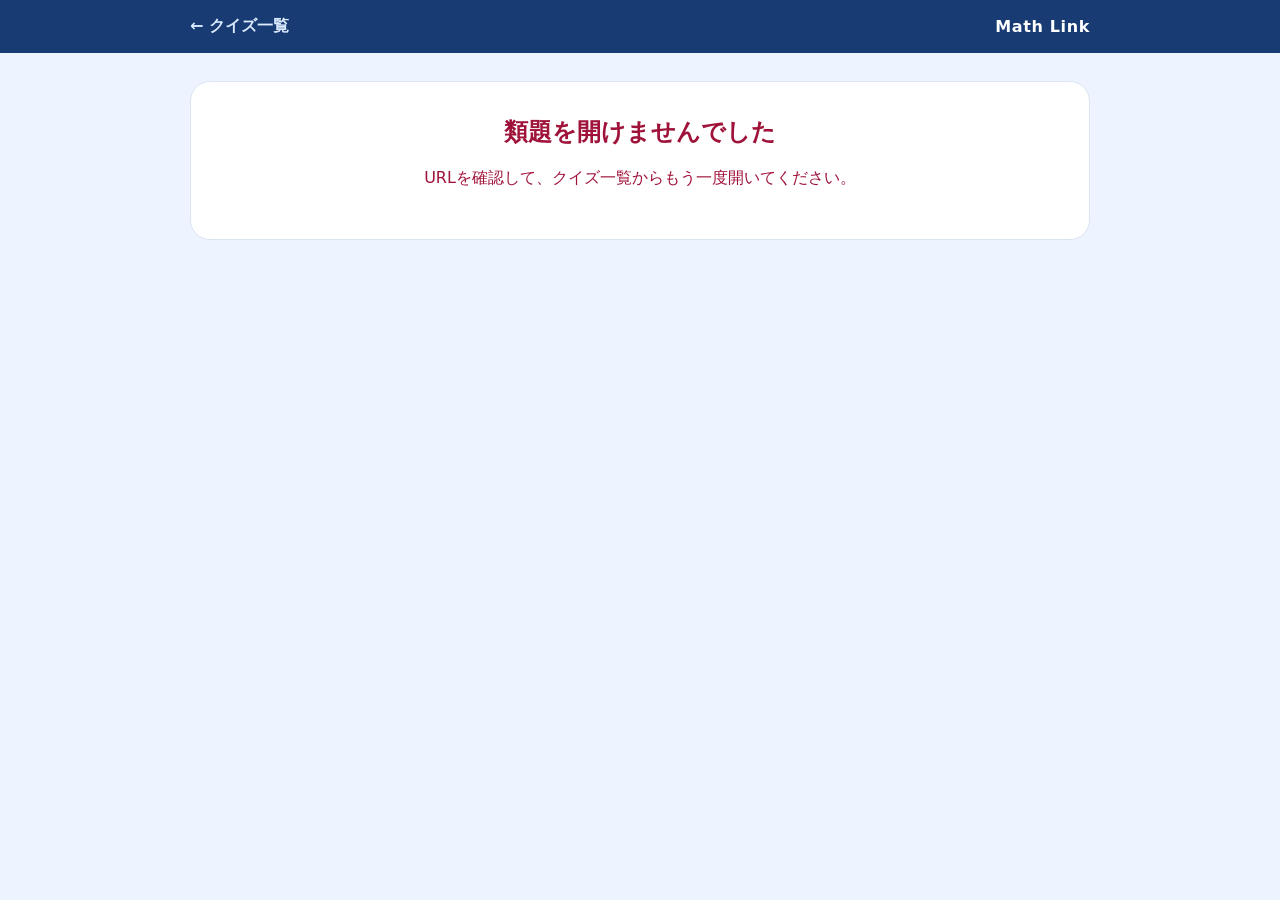
<file: generated-quiz.html>
<!doctype html>
<html lang="ja">
<head>
  <meta charset="utf-8">
  <meta name="viewport" content="width=device-width,initial-scale=1,viewport-fit=cover">
  <meta name="theme-color" content="#173b72">
  <title>プリント類題｜Math Link</title>
  <link rel="stylesheet" href="generated-quiz.css?v=1">
</head>
<body>
  <header class="topbar">
    <a href="index.html">← クイズ一覧</a>
    <span>Math Link</span>
  </header>
  <main>
    <section id="loading" class="state" aria-live="polite">類題を読み込んでいます…</section>
    <section id="error" class="state error" hidden>
      <h1>類題を開けませんでした</h1>
      <p>URLを確認して、クイズ一覧からもう一度開いてください。</p>
    </section>
    <article id="quiz" hidden>
      <header class="quiz-header">
        <p id="quiz-kicker" class="kicker"></p>
        <h1 id="quiz-title"></h1>
        <p id="quiz-summary" class="summary"></p>
        <div id="quiz-tags" class="tags"></div>
        <a id="pdf-link" class="pdf-link" hidden>ロイロ用PDFを開く</a>
      </header>
      <div id="question-list" class="question-list"></div>
    </article>
  </main>
  <template id="question-template">
    <section class="question-card">
      <div class="question-meta">
        <span class="question-number"></span>
        <span class="source-label"></span>
      </div>
      <p class="question-prompt"></p>
      <label class="answer-field">自分の答え
        <textarea rows="3" placeholder="考えた式や答えを入力"></textarea>
      </label>
      <details>
        <summary>答え・解説を確認</summary>
        <div class="solution">
          <h2>答え</h2>
          <p class="answer"></p>
          <h2>解説</h2>
          <p class="explanation"></p>
          <a class="source-link" hidden target="_blank" rel="noopener noreferrer">出典情報を確認</a>
        </div>
      </details>
    </section>
  </template>
  <script src="generated-quiz.js?v=1" defer></script>
</body>
</html>
</file>
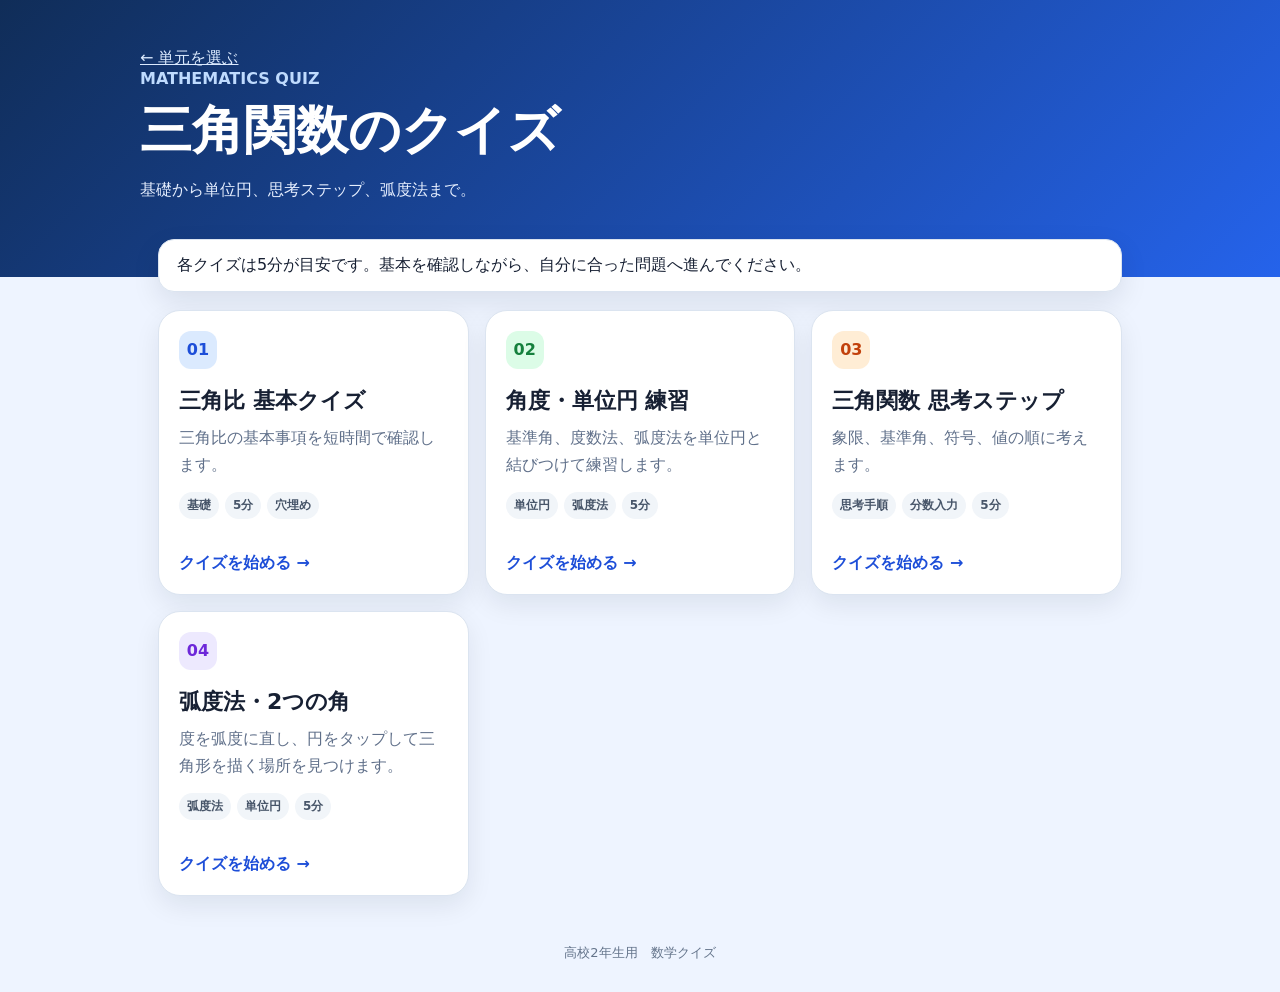
<file: quizzes.html>
<!doctype html>
<html lang="ja">
<head>
  <meta charset="utf-8">
  <meta name="viewport" content="width=device-width,initial-scale=1,viewport-fit=cover">
  <meta name="theme-color" content="#173b72">
  <title>三角関数のクイズ</title>
  <link rel="stylesheet" href="index.css?v=13">
</head>
<body>
  <header class="hero">
    <div>
      <a href="index.html" style="color:#dbeafe">← 単元を選ぶ</a><br><span class="eyebrow">MATHEMATICS QUIZ</span>
      <h1>三角関数のクイズ</h1>
      <p>基礎から単位円、思考ステップ、弧度法まで。</p>
    </div>
  </header>
  <main>
    <p class="intro">各クイズは5分が目安です。基本を確認しながら、自分に合った問題へ進んでください。</p>
    <nav class="grid" aria-label="クイズ一覧">
      <a class="card" href="trig-basic-2026.html">
        <span class="num">01</span><h2>三角比 基本クイズ</h2><p>三角比の基本事項を短時間で確認します。</p>
        <div class="tags"><span class="tag">基礎</span><span class="tag">5分</span><span class="tag">穴埋め</span></div><span class="go">クイズを始める →</span>
      </a>
      <a class="card" href="angle-circle-practice-2026.html?v=6">
        <span class="num">02</span><h2>角度・単位円 練習</h2><p>基準角、度数法、弧度法を単位円と結びつけて練習します。</p>
        <div class="tags"><span class="tag">単位円</span><span class="tag">弧度法</span><span class="tag">5分</span></div><span class="go">クイズを始める →</span>
      </a>
      <a class="card" href="trig-function-values-2026.html?v=11">
        <span class="num">03</span><h2>三角関数 思考ステップ</h2><p>象限、基準角、符号、値の順に考えます。</p>
        <div class="tags"><span class="tag">思考手順</span><span class="tag">分数入力</span><span class="tag">5分</span></div><span class="go">クイズを始める →</span>
      </a>
      <a class="card" href="radian-angle-pairs-2026.html?v=5">
        <span class="num">04</span><h2>弧度法・2つの角</h2><p>度を弧度に直し、円をタップして三角形を描く場所を見つけます。</p>
        <div class="tags"><span class="tag">弧度法</span><span class="tag">単位円</span><span class="tag">5分</span></div><span class="go">クイズを始める →</span>
      </a>
    </nav>
    <section id="generated-section" class="generated-section" hidden aria-labelledby="generated-heading">
      <div class="section-heading">
        <span class="eyebrow dark">PRINT WORKSHEET</span>
        <h2 id="generated-heading">プリントから作った類題</h2>
        <p>先生が確認して追加した固定問題です。</p>
      </div>
      <nav id="generated-grid" class="grid" aria-label="プリントから作った類題一覧"></nav>
    </section>
    <p id="generated-error" class="generated-error" hidden>類題一覧を読み込めませんでした。少し時間を置いて再読み込みしてください。</p>
  </main>
  <footer>高校2年生用　数学クイズ</footer>
  <script src="generated-quizzes.js?v=1" defer></script>
</body>
</html>
</file>
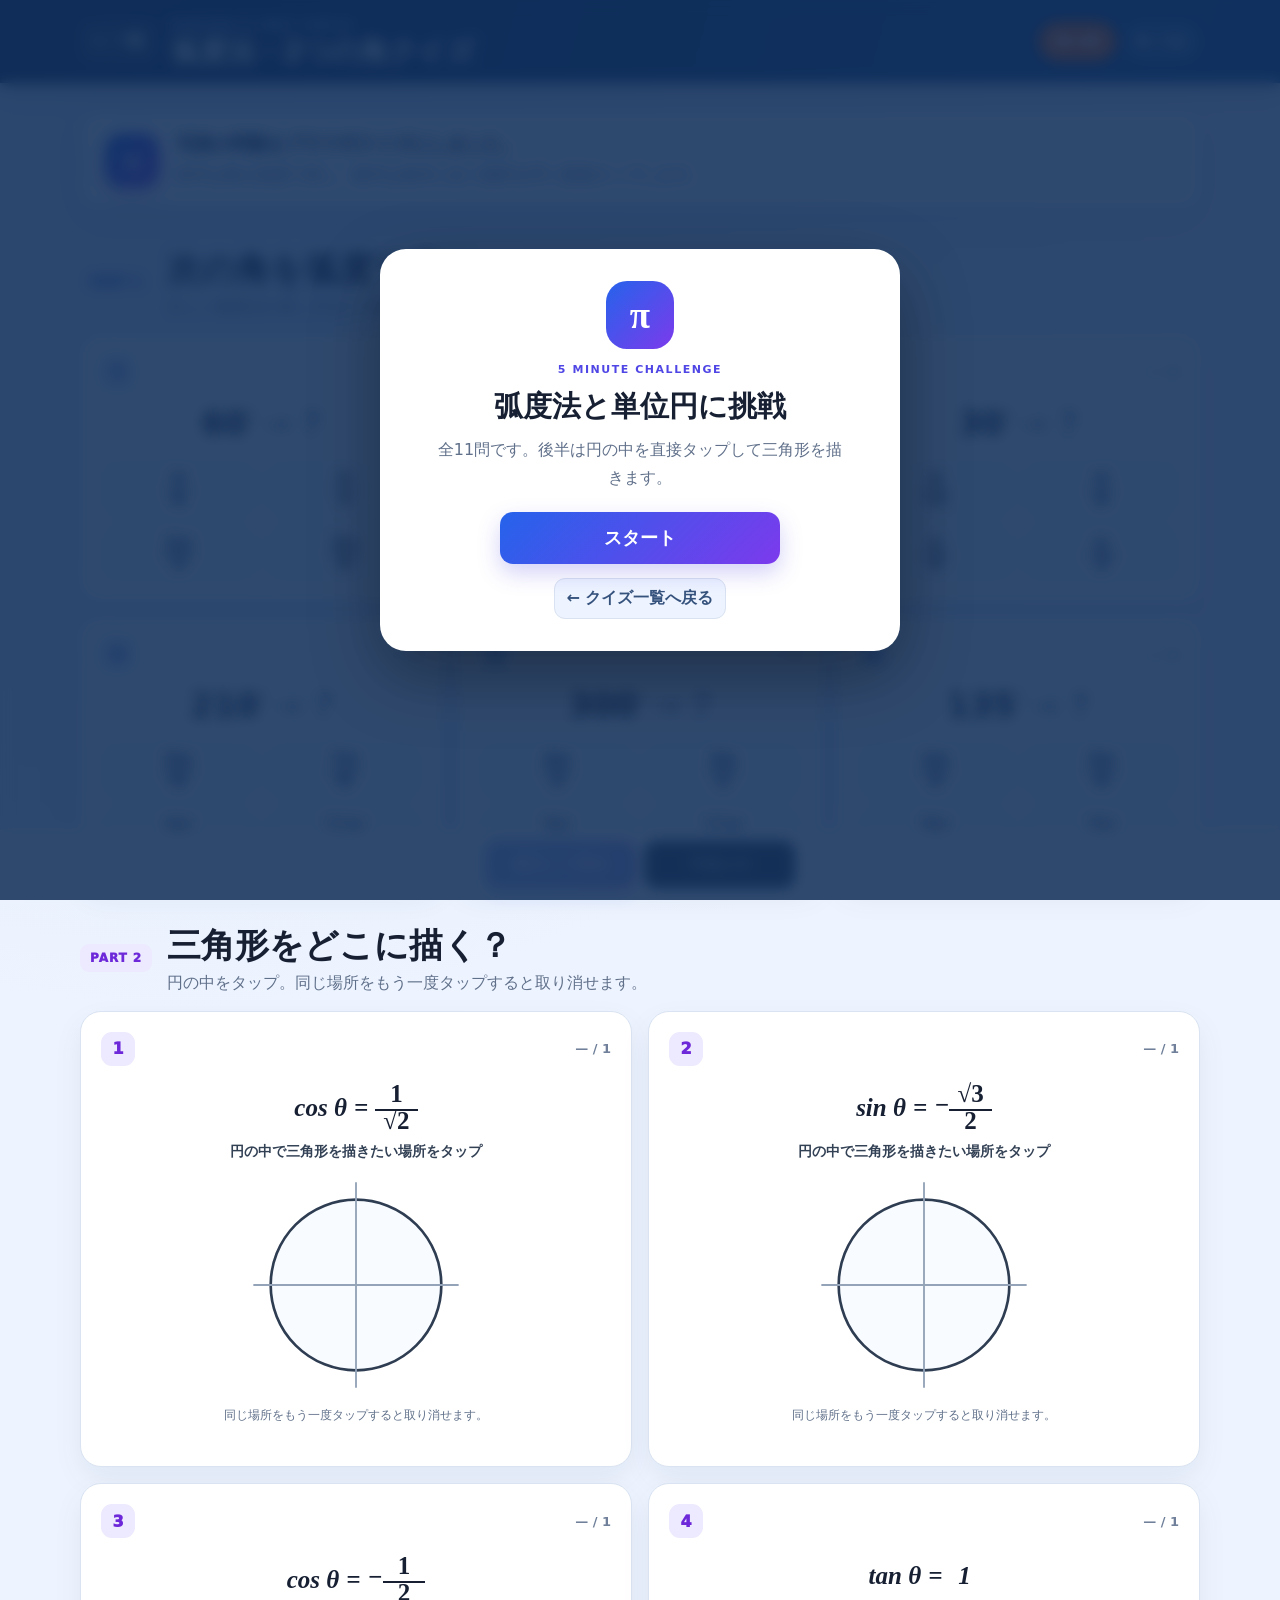
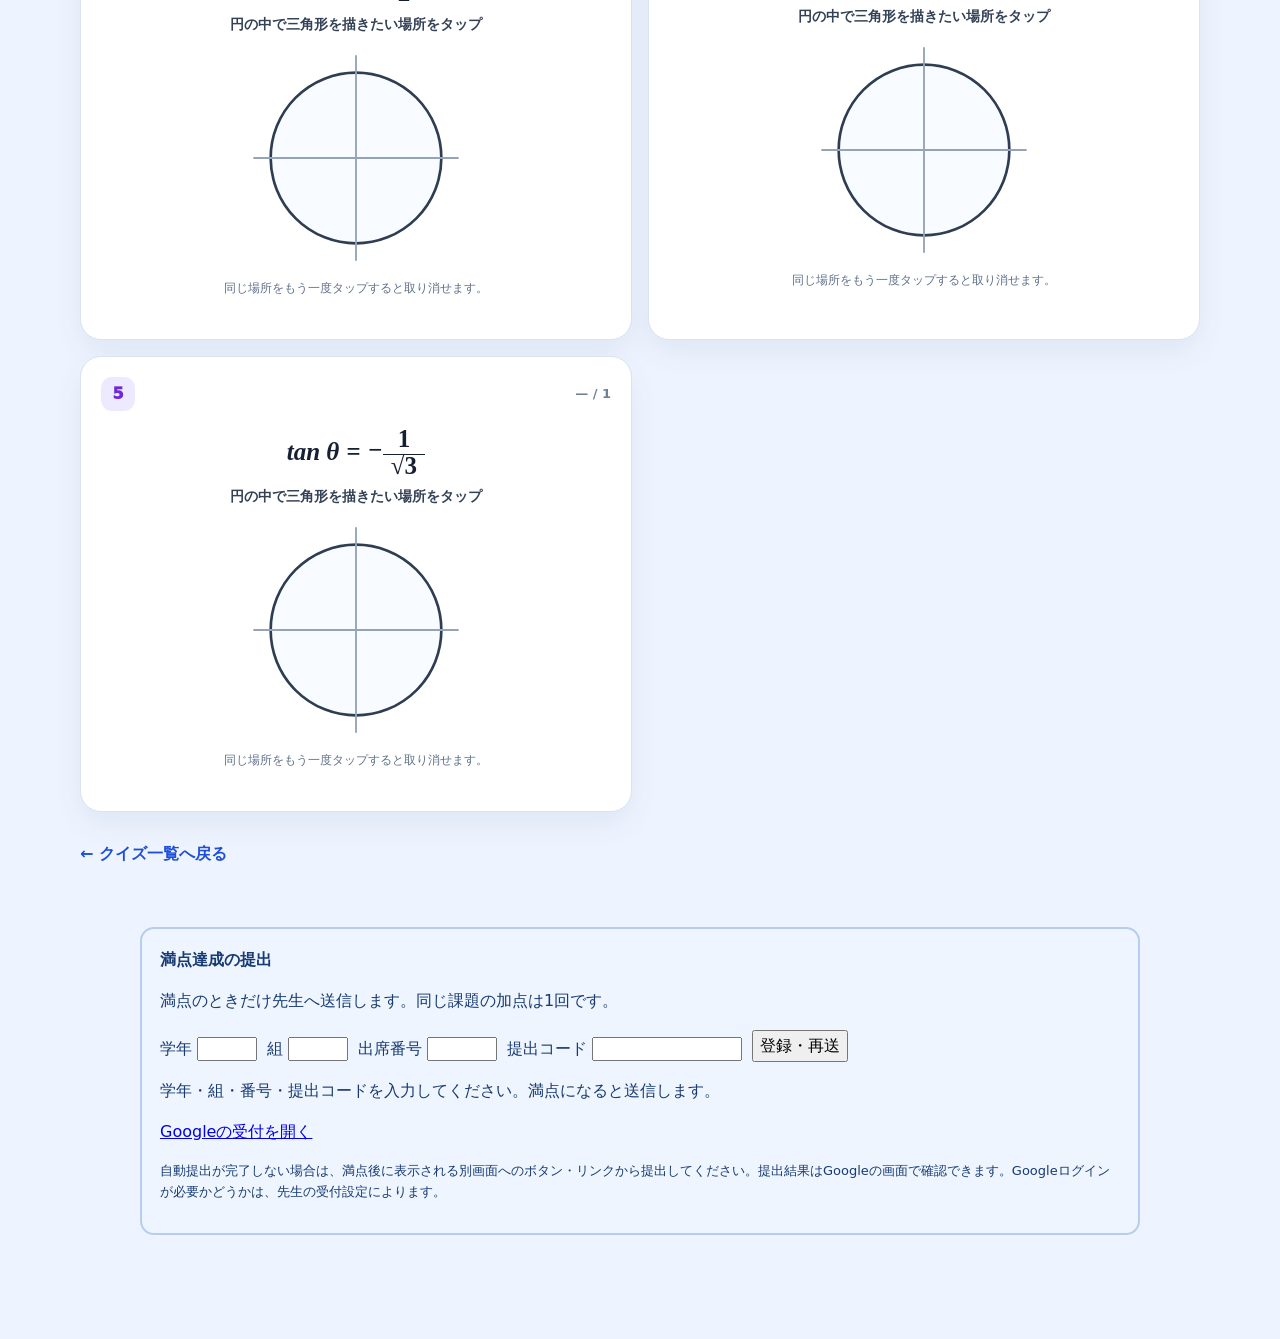
<file: radian-angle-pairs-2026.html>
<!doctype html>
<html lang="ja">
<head>
<script src="submission/config.js"></script><script src="submission/client.js?v=5"></script>
  <meta charset="utf-8">
  <meta name="viewport" content="width=device-width,initial-scale=1,viewport-fit=cover">
  <meta name="theme-color" content="#173b72">
  <title>弧度法・2つの角クイズ（5分）</title>
  <link rel="stylesheet" href="radian-angle-pairs-2026.css?v=5">
</head>
<body>
  <header class="topbar">
    <div class="titlegroup">
<a class="homebtn" href="quizzes.html?v=1" target="_top">← 一覧</a>
      <div><span class="eyebrow">RADIANS &amp; UNIT CIRCLE</span><h1>弧度法・2つの角クイズ</h1></div>
    </div>
    <div class="stats"><span class="pill timer" id="timer">05:00</span><span class="pill" id="progress">0 / 11</span></div>
  </header>
  <main class="wrap">
    <section class="intro-card">
      <span class="intro-icon">π</span>
      <div><strong>写真の問題をブラウザクイズにしました。</strong><p>前半は角を弧度で表し、後半は条件に合う場所を円へ直接タップします。</p></div>
    </section>
    <section class="quiz-section" aria-labelledby="conversion-title">
      <div class="section-heading"><span>PART 1</span><div><h2 id="conversion-title">次の角を弧度で表せ</h2><p>正しい弧度法の表し方を1つ選ぼう。</p></div></div>
      <div class="conversion-grid" id="conversion-grid"></div>
    </section>
    <section class="quiz-section" aria-labelledby="pair-title">
      <div class="section-heading purple"><span>PART 2</span><div><h2 id="pair-title">三角形をどこに描く？</h2><p>円の中をタップ。同じ場所をもう一度タップすると取り消せます。</p></div></div>
      <div class="pair-grid" id="pair-grid"></div>
    </section>
    <section class="result" id="result" aria-live="polite">
      <span class="result-label">RESULT</span><h2>採点結果</h2><div class="total" id="total">0 / 11</div><p id="message"></p>
    </section>
<a class="bottom-home" href="quizzes.html?v=1" target="_top">← クイズ一覧へ戻る</a>
  </main>
  <div class="actions"><button class="submit" id="submit">提出して採点</button><button class="reset" id="reset">リセット</button></div>
  <div class="overlay" id="overlay">
<div class="modal"><span class="modal-mark">π</span><p class="eyebrow">5 MINUTE CHALLENGE</p><h2>弧度法と単位円に挑戦</h2><p>全11問です。後半は円の中を直接タップして三角形を描きます。</p><button class="start" id="start">スタート</button><a class="homebtn modal-home" href="quizzes.html?v=1" target="_top">← クイズ一覧へ戻る</a></div>
  </div>
  <script src="radian-angle-pairs-data.js?v=5"></script>
  <script src="radian-angle-pairs-render.js?v=5"></script>
  <script src="radian-angle-pairs-app.js?v=6"></script>
</body>
</html>
</file>
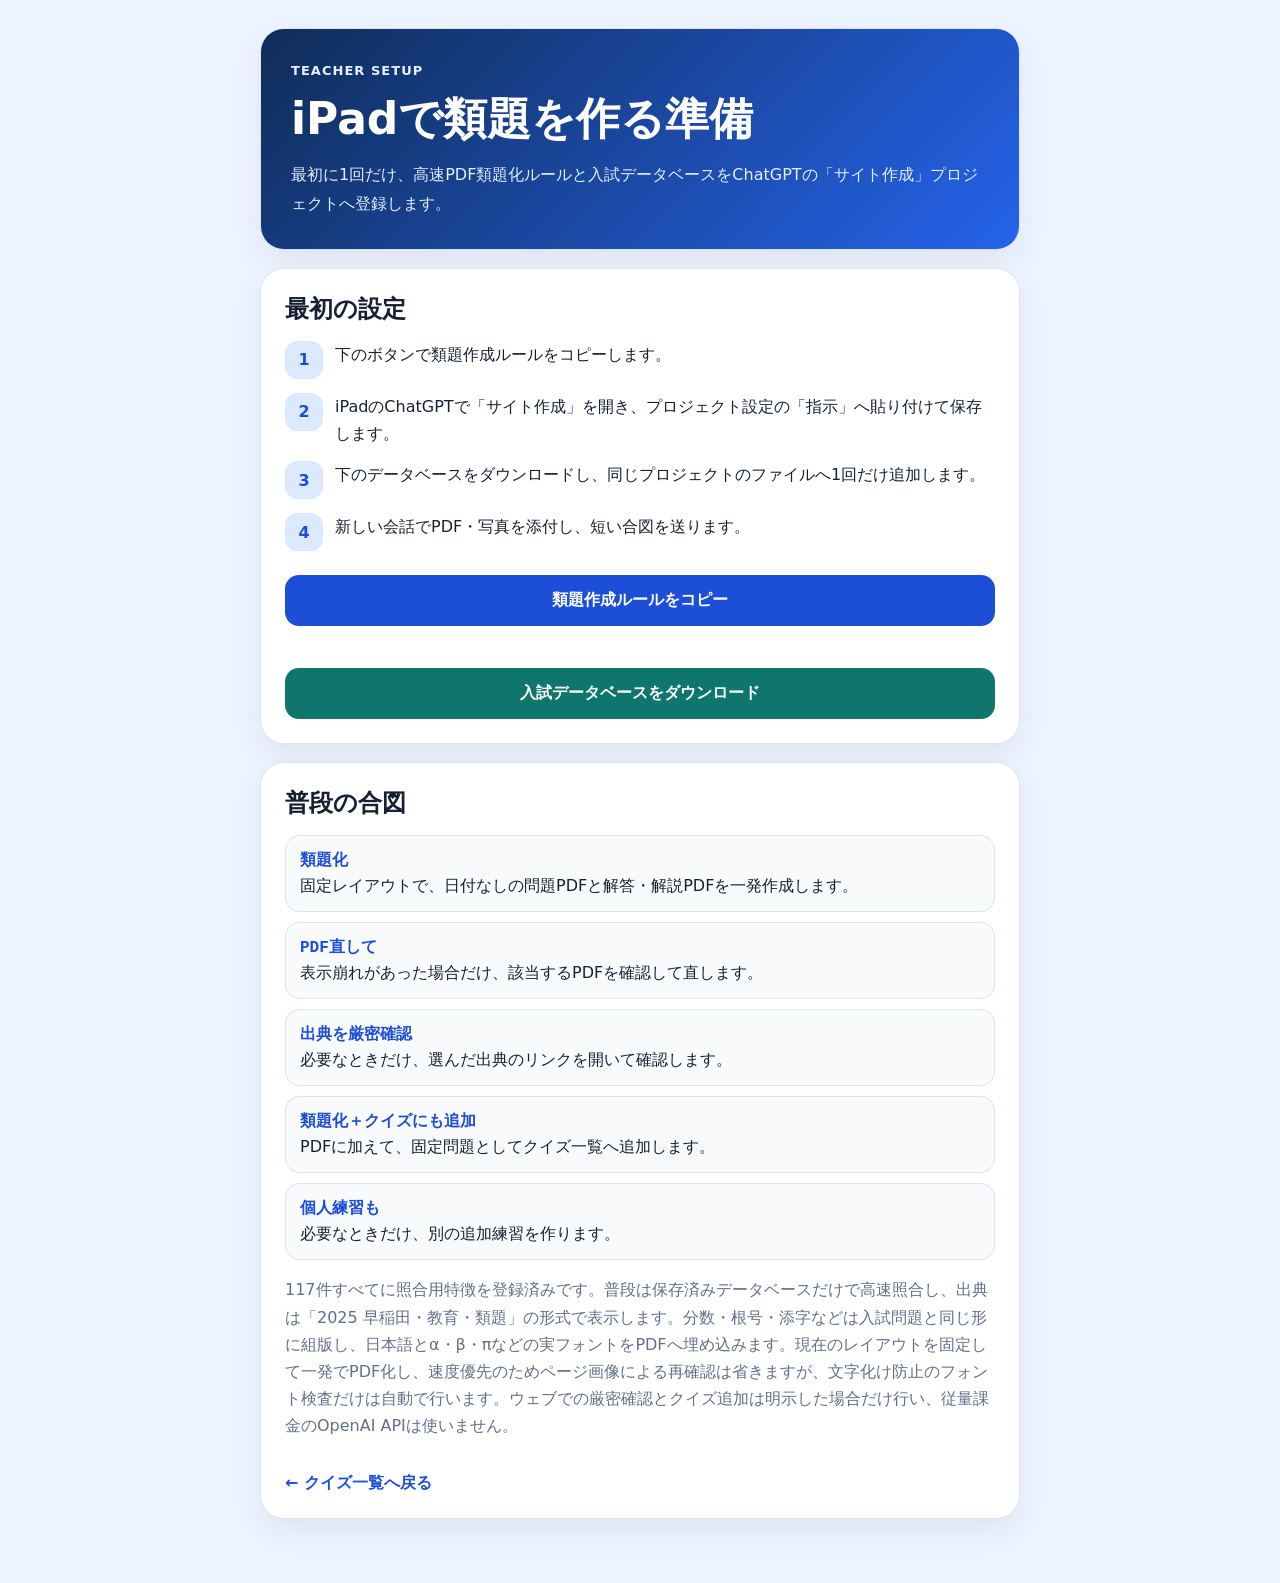
<file: teacher-chatgpt-setup.html>
<!doctype html>
<html lang="ja">
<head>
  <meta charset="utf-8">
  <meta name="viewport" content="width=device-width,initial-scale=1,viewport-fit=cover">
  <meta name="theme-color" content="#173b72">
  <title>先生用｜iPad類題作成の設定</title>
  <style>
    *{box-sizing:border-box}body{margin:0;background:#eef4ff;color:#172033;font-family:system-ui,-apple-system,"Segoe UI",sans-serif}main{width:min(760px,calc(100% - 28px));margin:28px auto 64px}.hero,.panel{border:1px solid #dbe4f0;border-radius:24px;background:#fff;box-shadow:0 12px 30px #0f172a12}.hero{padding:30px;background:linear-gradient(135deg,#102d58,#2563eb);color:#fff}.eyebrow{margin:0;color:#bfdbfe;font-size:13px;font-weight:900;letter-spacing:.08em}.hero h1{margin:8px 0 12px;font-size:clamp(28px,7vw,44px)}.hero p{margin:0;color:#e6efff;line-height:1.8}.panel{margin-top:18px;padding:24px}.panel h2{margin:0 0 16px}.steps{display:grid;gap:14px;padding:0;list-style:none}.steps li{display:grid;grid-template-columns:38px 1fr;gap:12px;align-items:start;line-height:1.7}.steps b{display:grid;width:38px;height:38px;place-items:center;border-radius:12px;background:#dbeafe;color:#1d4ed8}.copy{width:100%;margin-top:8px;padding:15px;border:0;border-radius:14px;background:#1d4ed8;color:#fff;font:inherit;font-weight:900;cursor:pointer}.copy:disabled{opacity:.55}.download{display:block;background:#0f766e;text-align:center;text-decoration:none}.status{min-height:1.5em;margin:10px 0 0;color:#15803d;font-weight:800}.commands{display:grid;gap:10px}.command{padding:14px;border-radius:14px;background:#f8fafc;border:1px solid #dbe4f0}.command code{display:block;margin-bottom:5px;color:#1d4ed8;font-size:16px;font-weight:900}.note{color:#60708a;line-height:1.7}.back{display:inline-block;margin-top:18px;color:#1d4ed8;font-weight:800;text-decoration:none}@media(max-width:560px){main{margin-top:14px}.hero,.panel{padding:20px;border-radius:20px}}
  </style>
</head>
<body>
  <main>
    <section class="hero">
      <p class="eyebrow">TEACHER SETUP</p>
      <h1>iPadで類題を作る準備</h1>
      <p>最初に1回だけ、高速PDF類題化ルールと入試データベースをChatGPTの「サイト作成」プロジェクトへ登録します。</p>
    </section>
    <section class="panel">
      <h2>最初の設定</h2>
      <ol class="steps">
        <li><b>1</b><span>下のボタンで類題作成ルールをコピーします。</span></li>
        <li><b>2</b><span>iPadのChatGPTで「サイト作成」を開き、プロジェクト設定の「指示」へ貼り付けて保存します。</span></li>
        <li><b>3</b><span>下のデータベースをダウンロードし、同じプロジェクトのファイルへ1回だけ追加します。</span></li>
        <li><b>4</b><span>新しい会話でPDF・写真を添付し、短い合図を送ります。</span></li>
      </ol>
      <button id="copy" class="copy" type="button">類題作成ルールをコピー</button>
      <p id="status" class="status" aria-live="polite"></p>
      <a class="copy download" href="admission-math-data/catalog-lite.json" download>入試データベースをダウンロード</a>
    </section>
    <section class="panel">
      <h2>普段の合図</h2>
      <div class="commands">
        <div class="command"><code>類題化</code><span>固定レイアウトで、日付なしの問題PDFと解答・解説PDFを一発作成します。</span></div>
        <div class="command"><code>PDF直して</code><span>表示崩れがあった場合だけ、該当するPDFを確認して直します。</span></div>
        <div class="command"><code>出典を厳密確認</code><span>必要なときだけ、選んだ出典のリンクを開いて確認します。</span></div>
        <div class="command"><code>類題化＋クイズにも追加</code><span>PDFに加えて、固定問題としてクイズ一覧へ追加します。</span></div>
        <div class="command"><code>個人練習も</code><span>必要なときだけ、別の追加練習を作ります。</span></div>
      </div>
      <p class="note">117件すべてに照合用特徴を登録済みです。普段は保存済みデータベースだけで高速照合し、出典は「2025 早稲田・教育・類題」の形式で表示します。分数・根号・添字などは入試問題と同じ形に組版し、日本語とα・β・πなどの実フォントをPDFへ埋め込みます。現在のレイアウトを固定して一発でPDF化し、速度優先のためページ画像による再確認は省きますが、文字化け防止のフォント検査だけは自動で行います。ウェブでの厳密確認とクイズ追加は明示した場合だけ行い、従量課金のOpenAI APIは使いません。</p>
      <a class="back" href="index.html">← クイズ一覧へ戻る</a>
    </section>
  </main>
  <script>
    const button = document.querySelector("#copy");
    const status = document.querySelector("#status");
    button.addEventListener("click", async () => {
      button.disabled = true;
      status.textContent = "ルールを準備しています…";
      try {
        const response = await fetch("chatgpt-project-instructions.md", {cache:"no-store"});
        if (!response.ok) throw new Error("load failed");
        const text = await response.text();
        await navigator.clipboard.writeText(text);
        status.textContent = "コピーしました。ChatGPTのプロジェクト設定へ貼り付けてください。";
      } catch {
        status.textContent = "コピーできませんでした。リンク先の文章を長押ししてコピーしてください。";
        const link = document.createElement("a");
        link.href = "chatgpt-project-instructions.md";
        link.textContent = "類題作成ルールを開く";
        link.style.display = "block";
        link.style.marginTop = "8px";
        status.append(link);
      } finally {
        button.disabled = false;
      }
    });
  </script>
</body>
</html>
</file>
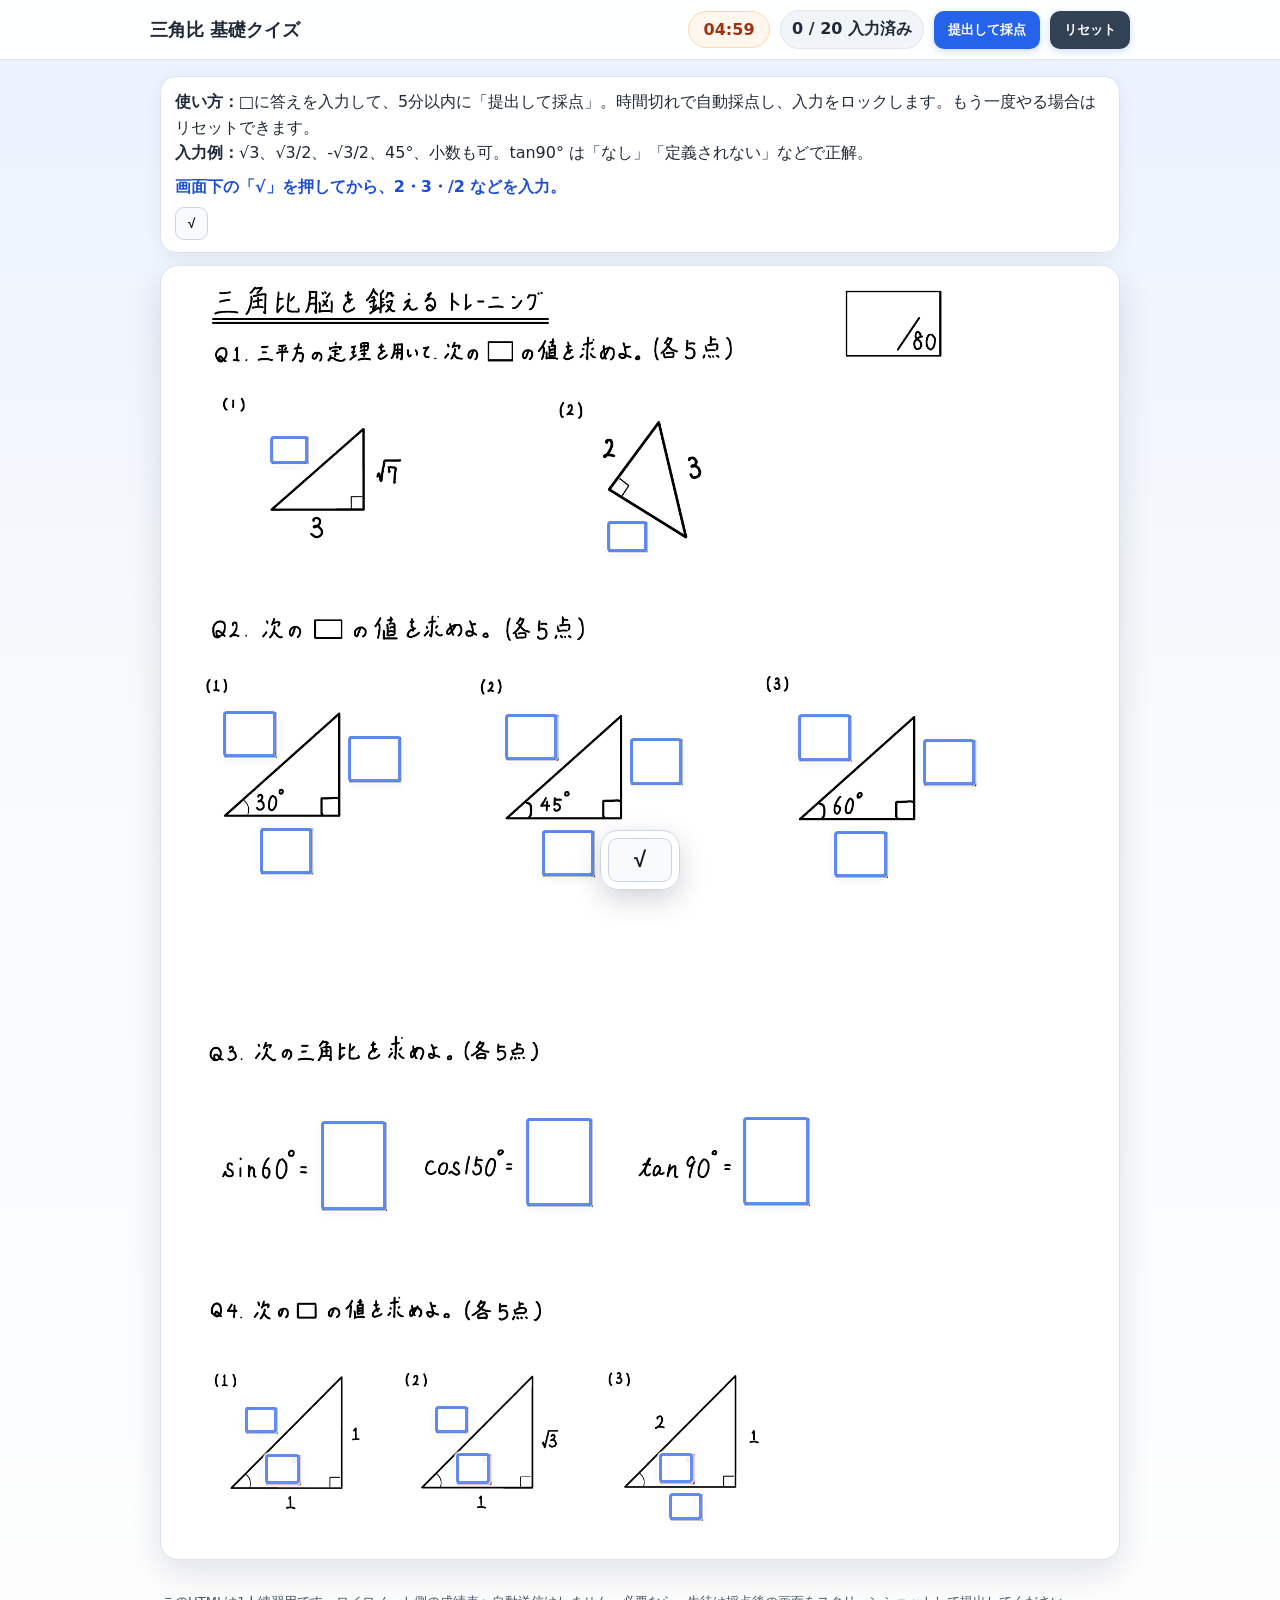
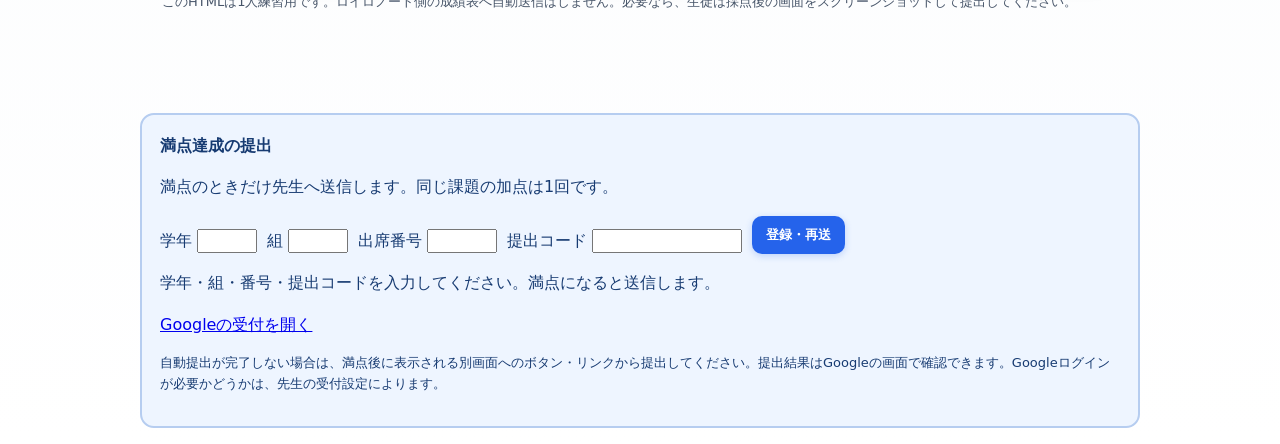
<file: trig-basic-2026.html>
<!doctype html>
<html lang="ja">
<head><script src="submission/config.js"></script><script src="submission/client.js?v=5"></script>
<meta charset="utf-8">
<meta name="viewport" content="width=device-width, initial-scale=1, viewport-fit=cover">
<title>三角比 基礎クイズ 2026（5分制限）</title>
<style>
  :root {
    --ok:#14a44d;
    --ng:#d93025;
    --base:#1f2937;
    --accent:#2563eb;
    --paper:#fff;
    --soft:#eef4ff;
  }
  * { box-sizing: border-box; }
  body {
    margin:0;
    font-family: system-ui, -apple-system, BlinkMacSystemFont, "Segoe UI", sans-serif;
    background: linear-gradient(180deg,#eaf2ff 0,#f8fafc 35%,#fff 100%);
    color:var(--base);
  }
  header {
    position: sticky;
    top:0;
    z-index:20;
    background: rgba(255,255,255,.94);
    backdrop-filter: blur(10px);
    border-bottom: 1px solid #dbe4f0;
    padding: 10px 12px;
  }
  .bar {
    max-width: 980px;
    margin: 0 auto;
    display:flex;
    gap:10px;
    align-items:center;
    flex-wrap:wrap;
  }
  h1 {
    font-size: 18px;
    line-height: 1.2;
    margin:0 auto 0 0;
    font-weight:800;
  }
  .stat {
    font-weight:700;
    background:#f1f5f9;
    border:1px solid #dbe4f0;
    border-radius:999px;
    padding:8px 11px;
    white-space:nowrap;
  }
  button {
    appearance:none;
    border:0;
    border-radius:10px;
    padding:10px 14px;
    font-weight:800;
    cursor:pointer;
    background:var(--accent);
    color:white;
    box-shadow: 0 2px 7px rgba(37,99,235,.24);
  }
  button.secondary { background:#334155; }
  button.light { background:#fff; color:#1f2937; border:1px solid #cbd5e1; box-shadow:none; }
  main {
    max-width: 980px;
    margin: 16px auto 32px;
    padding: 0 10px;
  }
  .note {
    background:#fff;
    border:1px solid #dbe4f0;
    border-radius:16px;
    padding:12px 14px;
    margin-bottom:12px;
    line-height:1.6;
    box-shadow:0 4px 18px rgba(15,23,42,.06);
  }
  .toolrow { display:flex; gap:8px; flex-wrap:wrap; margin-top:8px; }
  .key {
    background:#f8fafc;
    color:#0f172a;
    border:1px solid #cbd5e1;
    border-radius:9px;
    padding:8px 12px;
    box-shadow:none;
  }
  .root-hint {
    margin-top:8px;
    font-weight:800;
    color:#1d4ed8;
  }
  .floating-pad {
    position: fixed;
    left: 50%;
    bottom: max(10px, env(safe-area-inset-bottom));
    transform: translateX(-50%);
    z-index: 30;
    display: flex;
    justify-content: center;
    padding: 7px;
    background: rgba(255,255,255,.95);
    border: 1px solid #cbd5e1;
    border-radius: 18px;
    box-shadow: 0 10px 28px rgba(15,23,42,.18);
    backdrop-filter: blur(10px);
  }
  .floating-pad .key {
    padding: 10px 18px;
    font-size: 22px;
    line-height: 1;
    min-width: 64px;
  }
  .sheet-wrap {
    background:white;
    border-radius:18px;
    padding:10px;
    border:1px solid #dbe4f0;
    box-shadow: 0 12px 34px rgba(15,23,42,.12);
    overflow:auto;
  }
  .sheet {
    position:relative;
    width:100%;
    max-width: 900px;
    margin:0 auto;
  }
  .sheet img { display:block; width:100%; height:auto; user-select:none; }
  .blank {
    position:absolute;
    transform: translate(-1px,-1px);
  }
  .blank input {
    width:100%;
    height:100%;
    border:3px solid rgba(37,99,235,.72);
    background:rgba(255,255,255,.92);
    border-radius:4px;
    text-align:center;
    font-weight:800;
    font-size: clamp(11px, 1.9vw, 24px);
    color:#111827;
    outline:none;
    padding:0 3px;
    box-shadow: 0 0 0 2px rgba(255,255,255,.75), 0 2px 8px rgba(0,0,0,.08);
  }
  .blank input:focus { border-color:#f59e0b; background:#fffceb; }
  .blank.ok input { border-color:var(--ok); background:rgba(236,253,245,.95); }
  .blank.ng input { border-color:var(--ng); background:rgba(254,242,242,.95); }
  .feedback {
    display:none;
    position:absolute;
    left:50%;
    top:100%;
    transform:translateX(-50%);
    margin-top:2px;
    font-size: clamp(9px, 1.45vw, 17px);
    line-height:1.1;
    white-space:nowrap;
    background:#111827;
    color:white;
    padding:3px 6px;
    border-radius:999px;
    z-index:5;
  }
  .blank.ng .feedback, .blank.ok .feedback { display:block; }
  .blank.ok .feedback { background:var(--ok); }
  .blank.ng .feedback { background:var(--ng); }
  .result {
    margin:12px 0;
    padding:14px;
    border-radius:14px;
    background:#fff;
    border:1px solid #dbe4f0;
    display:none;
    font-weight:800;
    line-height:1.6;
  }
  .result.show { display:block; }
  .confetti {
    position:fixed;
    inset:0;
    pointer-events:none;
    overflow:hidden;
    z-index:50;
  }
  .piece {
    position:absolute;
    width:8px; height:14px;
    opacity:.95;
    animation:fall 1200ms linear forwards;
  }
  @keyframes fall {
    from { transform:translateY(-30px) rotate(0deg); }
    to { transform:translateY(110vh) rotate(650deg); }
  }
  footer { max-width:980px; margin:0 auto 100px; padding:0 12px; color:#475569; font-size:13px; line-height:1.6; }
  @media (max-width: 620px) {
    h1 { font-size:15px; }
    .stat { padding:7px 9px; font-size:13px; }
    button { padding:9px 11px; }
    main { margin-top:8px; }
    .note { font-size:13px; }
    .sheet-wrap { padding:4px; border-radius:12px; }
  }

  .stat.timer {
    background:#fff7ed;
    border-color:#fed7aa;
    color:#9a3412;
    font-variant-numeric: tabular-nums;
    min-width:82px;
    text-align:center;
  }
  .stat.timer.danger {
    background:#fee2e2;
    border-color:#fecaca;
    color:#991b1b;
  }
  button:disabled {
    opacity:.5;
    cursor:not-allowed;
    box-shadow:none;
  }
  .blank input:disabled {
    background:#f1f5f9;
    color:#475569;
    -webkit-text-fill-color:#475569;
    opacity:1;
  }
  .timed-status {
    display:block;
    margin-top:10px;
    font-weight:900;
  }

</style>
</head>
<body>
<header>
  <div class="bar">
    <h1>三角比 基礎クイズ</h1>
    <div class="stat timer" id="timerPill">05:00</div>
    <div class="stat" id="scorePill">未採点</div>
    <button id="gradeBtn">提出して採点</button>
    <button class="secondary" id="resetBtn">リセット</button>
  </div>
</header>
<main>
  <div class="note">
    <strong>使い方：</strong>□に答えを入力して、5分以内に「提出して採点」。時間切れで自動採点し、入力をロックします。もう一度やる場合はリセットできます。<br>
    <strong>入力例：</strong>√3、√3/2、-√3/2、45°、小数も可。tan90° は「なし」「定義されない」などで正解。<br>
    <div class="root-hint">画面下の「√」を押してから、2・3・/2 などを入力。</div>
    <div class="toolrow" aria-label="入力補助">
      <button class="key" data-insert="√">√</button>
    </div>
  </div>
  <div class="result" id="resultBox"></div>
  <div class="sheet-wrap">
    <div class="sheet" id="sheet">
      <img src="[data-uri]" alt="三角比の穴埋め問題プリント">
    </div>
  </div>
</main>
<footer>
  このHTMLは1人練習用です。ロイロノート側の成績表へ自動送信はしません。必要なら、生徒は採点後の画面をスクリーンショットして提出してください。
</footer>
<div class="confetti" id="confetti"></div>
<div class="floating-pad" aria-label="固定入力補助">
  <button class="key" data-insert="√" title="ルートを入力">√</button>
</div>
<script>
const W = 1654, H = 2339;
const blanks = [
  {id:'q1_1', x:149, y:295, w:70, h:51, kind:'num', value:4, ans:'4'},
  {id:'q1_2', x:769, y:451, w:73, h:57, kind:'num', value:Math.sqrt(5), ans:'√5'},

  {id:'q2_1_hyp', x:63, y:801, w:97, h:85, kind:'num', value:2, ans:'2'},
  {id:'q2_1_vert', x:292, y:846, w:97, h:85, kind:'num', value:1, ans:'1'},
  {id:'q2_1_base', x:130, y:1015, w:96, h:85, kind:'num', value:Math.sqrt(3), ans:'√3'},

  {id:'q2_2_hyp', x:581, y:806, w:96, h:85, kind:'num', value:Math.sqrt(2), ans:'√2'},
  {id:'q2_2_vert', x:810, y:851, w:96, h:85, kind:'num', value:1, ans:'1'},
  {id:'q2_2_base', x:648, y:1019, w:96, h:85, kind:'num', value:1, ans:'1'},

  {id:'q2_3_hyp', x:1120, y:807, w:96, h:85, kind:'num', value:2, ans:'2'},
  {id:'q2_3_vert', x:1349, y:852, w:96, h:85, kind:'num', value:Math.sqrt(3), ans:'√3'},
  {id:'q2_3_base', x:1186, y:1021, w:97, h:85, kind:'num', value:1, ans:'1'},

  {id:'q3_sin60', x:242, y:1555, w:120, h:163, kind:'num', value:Math.sqrt(3)/2, ans:'√3/2'},
  {id:'q3_cos150', x:620, y:1548, w:120, h:163, kind:'num', value:-Math.sqrt(3)/2, ans:'-√3/2'},
  {id:'q3_tan90', x:1019, y:1547, w:120, h:162, kind:'none', ans:'定義されない'},

  {id:'q4_1_hyp', x:102, y:2079, w:59, h:49, kind:'num', value:Math.sqrt(2), ans:'√2'},
  {id:'q4_1_angle', x:140, y:2166, w:64, h:56, kind:'num', value:45, ans:'45°'},
  {id:'q4_2_hyp', x:452, y:2078, w:60, h:49, kind:'num', value:2, ans:'2'},
  {id:'q4_2_angle', x:491, y:2165, w:63, h:56, kind:'num', value:60, ans:'60°'},
  {id:'q4_3_angle', x:864, y:2164, w:63, h:56, kind:'num', value:30, ans:'30°'},
  {id:'q4_3_base', x:883, y:2238, w:60, h:49, kind:'num', value:Math.sqrt(3), ans:'√3'}
];

let lastFocused = null;
const sheet = document.getElementById('sheet');
const scorePill = document.getElementById('scorePill');
const resultBox = document.getElementById('resultBox');

function pct(n, total) { return (n / total * 100).toFixed(4) + '%'; }

function createInputs() {
  blanks.forEach((b, i) => {
    const d = document.createElement('div');
    d.className = 'blank';
    d.style.left = pct(b.x, W);
    d.style.top = pct(b.y, H);
    d.style.width = pct(b.w, W);
    d.style.height = pct(b.h, H);
    d.dataset.id = b.id;
    const inp = document.createElement('input');
    inp.type = 'text';
    inp.autocomplete = 'off';
    inp.autocapitalize = 'off';
    inp.spellcheck = false;
    inp.placeholder = '';
    inp.setAttribute('aria-label', '解答欄 ' + (i+1));
    inp.addEventListener('focus', () => lastFocused = inp);
    inp.addEventListener('input', () => { d.classList.remove('ok','ng'); updateAnswered(); });
    inp.addEventListener('keydown', (e) => {
      if (e.key === 'Enter') {
        e.preventDefault();
        const inputs = [...document.querySelectorAll('.blank input')];
        const idx = inputs.indexOf(inp);
        if (idx < inputs.length - 1) inputs[idx+1].focus();
        else grade();
      }
    });
    const fb = document.createElement('span');
    fb.className = 'feedback';
    d.appendChild(inp);
    d.appendChild(fb);
    sheet.appendChild(d);
  });
}

function normalize(s) {
  return (s ?? '')
    .toString()
    .normalize('NFKC')
    .trim()
    .toLowerCase()
    .replace(/\s+/g,'')
    .replace(/[−－]/g,'-')
    .replace(/[×x]/g,'*')
    .replace(/[÷]/g,'/')
    .replace(/[°度]/g,'')
    .replace(/√\(([^()]*)\)/g,'sqrt($1)')
    .replace(/√([0-9.]+)/g,'sqrt($1)')
    .replace(/\b(?:root|rt|r)\(([^()]*)\)/g,'sqrt($1)')
    .replace(/\b(?:root|rt|r)([0-9.]+)/g,'sqrt($1)')
    .replace(/sqrt([0-9.]+)/g,'sqrt($1)')
    .replace(/√/g,'sqrt')
    .replace(/π/g,'pi');
}

function evalMath(raw) {
  let s = normalize(raw);
  if (!s) return null;
  // 「1√3」などを「1*sqrt(3)」にする最低限の補正
  s = s.replace(/(\d)\s*sqrt/g, '$1*sqrt');
  if (!/^[0-9+\-*/().sqrtpi]+$/.test(s)) return null;
  const js = s.replace(/sqrt/g,'Math.sqrt').replace(/pi/g,'Math.PI');
  try {
    const v = Function('"use strict"; return (' + js + ')')();
    return Number.isFinite(v) ? v : null;
  } catch { return null; }
}

function isNone(raw) {
  const s = (raw ?? '').toString().normalize('NFKC').trim().toLowerCase().replace(/\s+/g,'');
  return ['なし','ない','存在しない','定義されない','未定義','不可能','undefined','undef','dne','nan','×','x'].includes(s);
}

function check(b, raw) {
  if (b.kind === 'none') return isNone(raw);
  const v = evalMath(raw);
  if (v === null) return false;
  return Math.abs(v - b.value) <= 0.015;
}

function updateAnswered() {
  const answered = [...document.querySelectorAll('.blank input')].filter(i => i.value.trim()).length;
  scorePill.textContent = `${answered} / ${blanks.length} 入力済み`;
}

function grade() {
  let ok = 0;
  const wrongs = [];
  const nodes = [...document.querySelectorAll('.blank')];
  nodes.forEach((node, idx) => {
    const b = blanks[idx];
    const inp = node.querySelector('input');
    const fb = node.querySelector('.feedback');
    node.classList.remove('ok','ng');
    const good = check(b, inp.value);
    if (good) {
      ok++;
      node.classList.add('ok');
      fb.textContent = '○';
    } else {
      node.classList.add('ng');
      fb.textContent = '正: ' + b.ans;
      wrongs.push({num: idx + 1, ans: b.ans});
    }
  });
  const rate = Math.round(ok / blanks.length * 100);
  scorePill.textContent = `${ok} / ${blanks.length} 正解`;
  resultBox.classList.add('show');
  let msg = `結果：${ok} / ${blanks.length} 正解（${rate}%）`;
  if (ok === blanks.length) {
    msg += '<br>満点。三角比の型はかなり固い。';
    confetti();
  } else if (rate >= 80) {
    msg += '<br>かなり良い。赤のところだけ直せば完成。';
  } else if (rate >= 60) {
    msg += '<br>基本型は見えている。30°・45°・60°の辺の比を再確認。';
  } else {
    msg += '<br>まずは特別な直角三角形の辺の比から固める。';
  }
  resultBox.innerHTML = msg; window.QuizSubmission?.graded('basic',ok,blanks.length,[...document.querySelectorAll('.blank input')].map(i=>i.value));
  window.scrollTo({top:0, behavior:'smooth'});
}

function resetAll() {
  document.querySelectorAll('.blank').forEach(d => {
    d.classList.remove('ok','ng');
    d.querySelector('input').value = '';
    d.querySelector('.feedback').textContent = '';
  });
  scorePill.textContent = '未採点';
  resultBox.classList.remove('show');
  resultBox.textContent = '';
}

function insertText(txt) {
  const inp = lastFocused || document.querySelector('.blank input');
  if (!inp) return;
  inp.focus();
  const start = inp.selectionStart ?? inp.value.length;
  const end = inp.selectionEnd ?? inp.value.length;
  inp.value = inp.value.slice(0,start) + txt + inp.value.slice(end);
  const pos = start + txt.length;
  inp.setSelectionRange(pos, pos);
  inp.dispatchEvent(new Event('input'));
}

function confetti() {
  const box = document.getElementById('confetti');
  box.innerHTML = '';
  const colors = ['#2563eb','#16a34a','#f59e0b','#ef4444','#8b5cf6'];
  for (let i=0;i<90;i++) {
    const p = document.createElement('div');
    p.className = 'piece';
    p.style.left = Math.random()*100 + 'vw';
    p.style.background = colors[i % colors.length];
    p.style.animationDelay = (Math.random()*250) + 'ms';
    p.style.animationDuration = (850 + Math.random()*900) + 'ms';
    box.appendChild(p);
  }
  setTimeout(() => box.innerHTML='', 2200);
}


const QUIZ_TIME_LIMIT_SECONDS = 300;
const QUIZ_STORAGE_KEY = 'tri-quiz:trig-basic-2026:timer-v2';
let quizTimerId = null;
let quizLocked = false;
let quizStartAt = 0;

const timerPill = document.getElementById('timerPill');
const originalGrade = grade;
const originalResetAll = resetAll;
const gradeBtn = document.getElementById('gradeBtn');
const resetBtn = document.getElementById('resetBtn');

function timerInputs() {
  return [...document.querySelectorAll('.blank input')];
}

function storageGet(key, fallback = null) {
  try { return localStorage.getItem(key) ?? fallback; } catch (e) { return fallback; }
}

function storageSet(key, value) {
  try { localStorage.setItem(key, value); } catch (e) {}
}

function storageRemove(key) {
  try { localStorage.removeItem(key); } catch (e) {}
}

function clearQuizStorage() {
  storageRemove(QUIZ_STORAGE_KEY + ':startAt');
  storageRemove(QUIZ_STORAGE_KEY + ':answers');
  storageRemove(QUIZ_STORAGE_KEY + ':finished');
}

function formatSeconds(sec) {
  const m = Math.floor(sec / 60);
  const s = sec % 60;
  return String(m).padStart(2, '0') + ':' + String(s).padStart(2, '0');
}

function ensureStartAt() {
  quizStartAt = Number(storageGet(QUIZ_STORAGE_KEY + ':startAt', '0')) || 0;
  if (!quizStartAt) {
    quizStartAt = Date.now();
    storageSet(QUIZ_STORAGE_KEY + ':startAt', String(quizStartAt));
  }
}

function secondsLeft() {
  return Math.max(0, QUIZ_TIME_LIMIT_SECONDS - Math.floor((Date.now() - quizStartAt) / 1000));
}

function renderTimer() {
  const left = secondsLeft();
  timerPill.textContent = formatSeconds(left);
  timerPill.classList.toggle('danger', left <= 60);
  return left;
}

function saveAnswers() {
  const values = timerInputs().map(input => input.value);
  storageSet(QUIZ_STORAGE_KEY + ':answers', JSON.stringify(values));
}

function restoreAnswers() {
  try {
    const values = JSON.parse(storageGet(QUIZ_STORAGE_KEY + ':answers', '[]'));
    timerInputs().forEach((input, i) => {
      if (values[i] != null) input.value = values[i];
    });
    updateAnswered();
  } catch (e) {}
}

function removeTimedStatus() {
  const old = document.getElementById('timedStatus');
  if (old) old.remove();
}

function appendTimedStatus(reason) {
  removeTimedStatus();
  const span = document.createElement('span');
  span.id = 'timedStatus';
  span.className = 'timed-status';
  span.textContent = reason === 'timeout'
    ? '時間切れ。自動採点しました。もう一度やる場合は「リセット」を押してください。'
    : '提出済み。もう一度やる場合は「リセット」を押してください。';
  resultBox.appendChild(span);
}

function setInputsLocked(locked) {
  timerInputs().forEach(input => input.disabled = locked);
  document.querySelectorAll('.key').forEach(btn => btn.disabled = locked);
  gradeBtn.disabled = locked;
  resetBtn.disabled = false;
}

function setQuizLocked(reason) {
  setInputsLocked(true);
  timerPill.textContent = '00:00';
  timerPill.classList.add('danger');
  resetBtn.textContent = 'リセットしてもう一回';
  appendTimedStatus(reason);
}

function finishTimedQuiz(reason) {
  if (quizLocked) return;
  quizLocked = true;
  clearInterval(quizTimerId);
  saveAnswers();
  storageSet(QUIZ_STORAGE_KEY + ':finished', reason || 'submitted');
  originalGrade();
  setQuizLocked(reason);
}

grade = function() {
  finishTimedQuiz('submitted');
};

function startTimer() {
  clearInterval(quizTimerId);
  ensureStartAt();
  if (renderTimer() <= 0) {
    finishTimedQuiz('timeout');
    return;
  }
  quizTimerId = setInterval(() => {
    if (renderTimer() <= 0) finishTimedQuiz('timeout');
  }, 250);
}

resetAll = function() {
  clearInterval(quizTimerId);
  quizLocked = false;
  clearQuizStorage();
  removeTimedStatus();
  setInputsLocked(false);
  resetBtn.textContent = 'リセット';
  timerPill.classList.remove('danger');
  originalResetAll();
  ensureStartAt();
  renderTimer();
  startTimer();
  const first = timerInputs()[0];
  if (first) first.focus();
};

function initTimedQuiz() {
  timerInputs().forEach(input => input.addEventListener('input', saveAnswers));
  ensureStartAt();
  restoreAnswers();

  const finishedReason = storageGet(QUIZ_STORAGE_KEY + ':finished', '');
  if (finishedReason) {
    originalGrade();
    quizLocked = true;
    setQuizLocked(finishedReason);
    return;
  }

  startTimer();
}

document.getElementById('gradeBtn').addEventListener('click', grade);
document.getElementById('resetBtn').addEventListener('click', resetAll);
document.querySelectorAll('.key').forEach(btn => btn.addEventListener('click', () => insertText(btn.dataset.insert)));
createInputs();
initTimedQuiz();
</script>
</body>
</html>
</file>
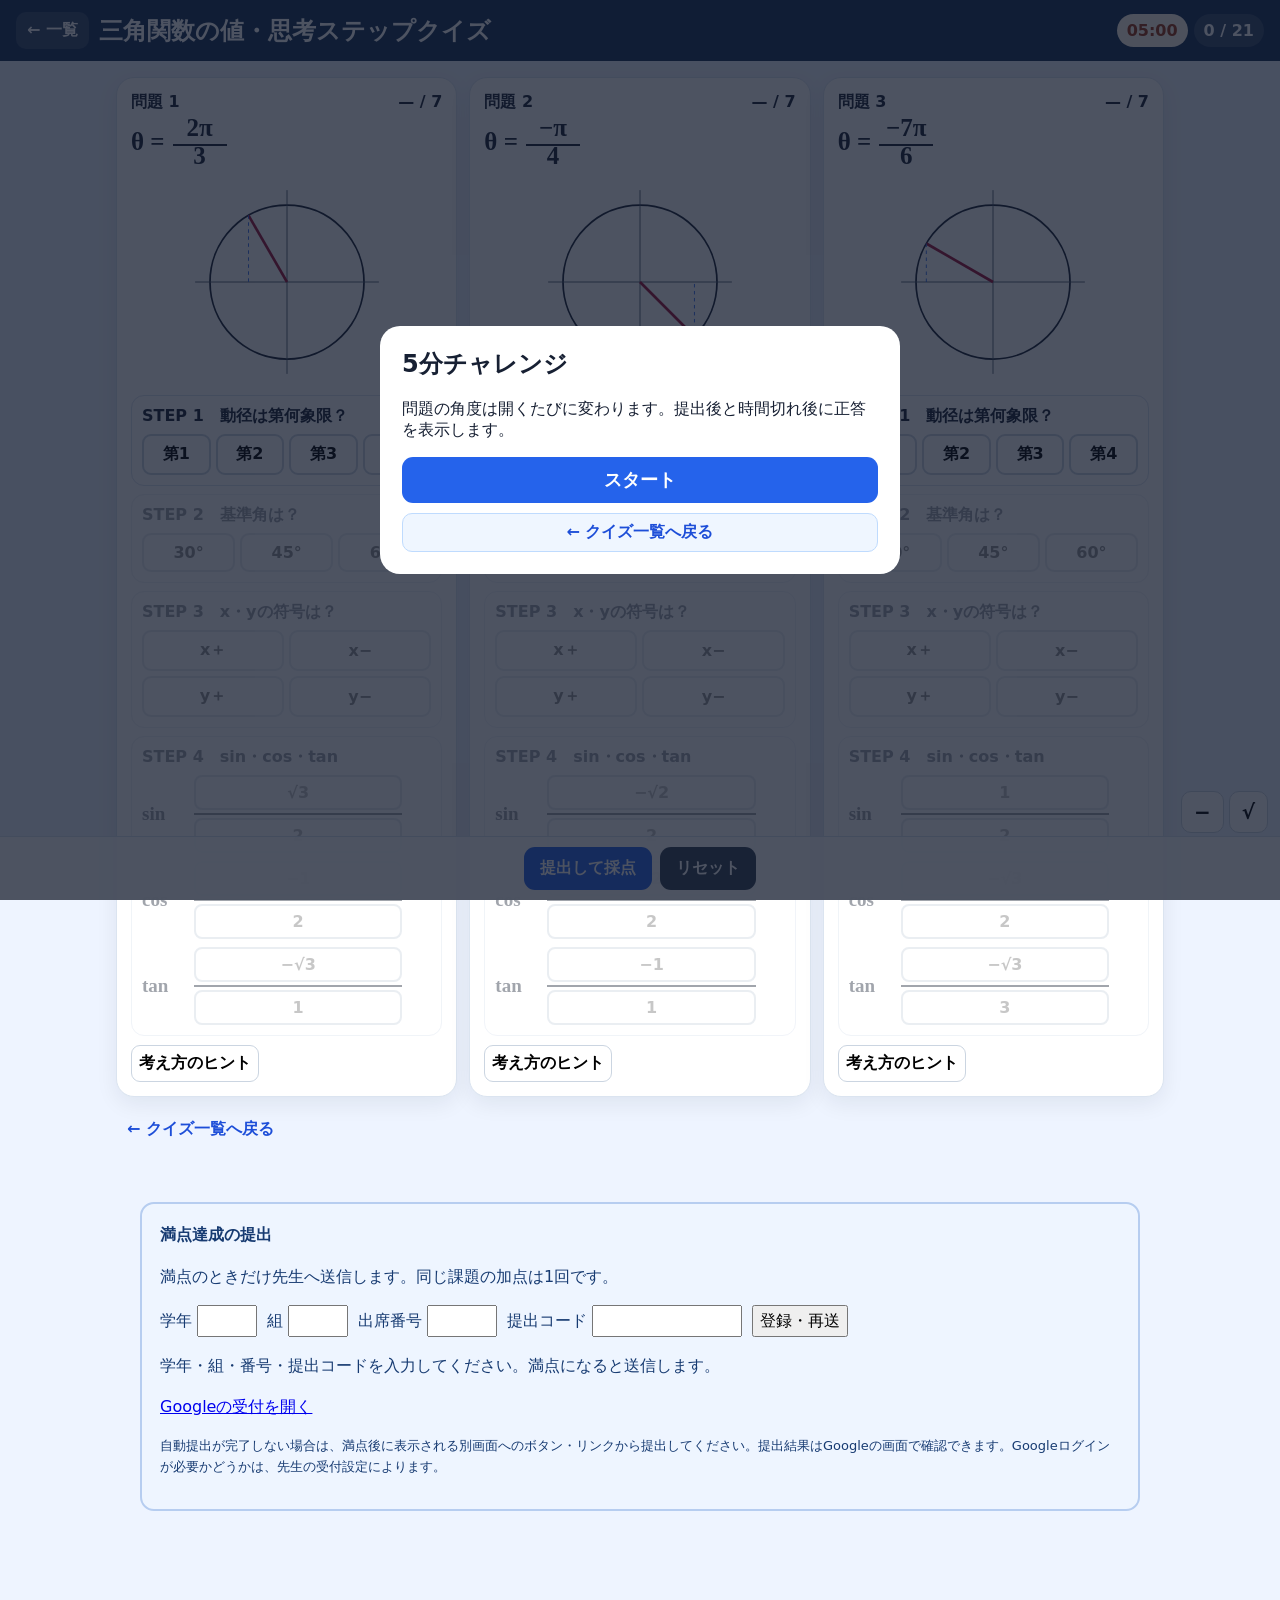
<file: trig-function-values-2026.html>
<!doctype html>
<html lang="ja">
<head>
<script src="submission/config.js"></script><script src="submission/client.js?v=5"></script>
  <meta charset="utf-8">
  <meta name="viewport" content="width=device-width,initial-scale=1,viewport-fit=cover">
  <title>三角関数の値・思考ステップクイズ（5分）</title>
  <link rel="stylesheet" href="trig-function-values-all.css?v=11">
</head>
<body>
  <script src="trig-function-values-layout.js?v=11"></script>
  <script src="trig-function-values-data.js?v=11"></script>
  <script src="trig-function-values-shared.js?v=11"></script>
  <script src="trig-function-values-ui.js?v=11"></script>
  <script src="trig-function-values-card.js?v=11"></script>
  <script src="trig-function-values-render.js?v=11"></script>
  <script src="trig-function-values-grade.js?v=12"></script>
  <script src="trig-function-values-boot.js?v=11"></script>
  <script src="trig-function-values-answer-format.js?v=11"></script>
</body>
</html>
</file>
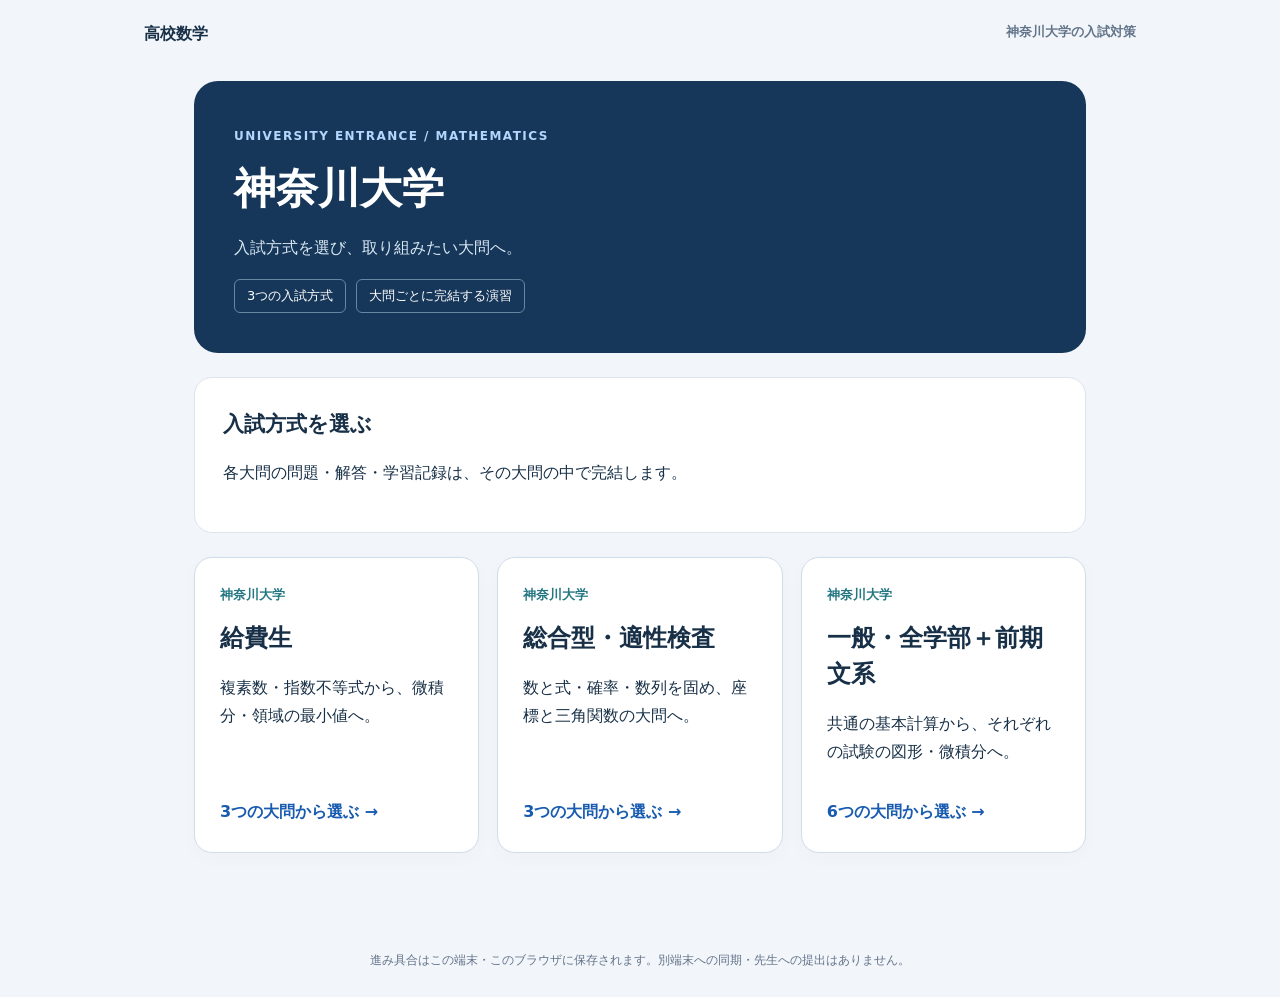
<file: entrance/kanagawa.html>
<!doctype html>
<html lang="ja">
<head>
  <meta charset="utf-8">
  <meta name="viewport" content="width=device-width,initial-scale=1">
  <meta name="theme-color" content="#163759">
  <title>神奈川大学｜大問別ステップ演習</title>
  <link rel="stylesheet" href="style.css?v=2">
  <link rel="stylesheet" href="archive.css?v=1">
  <link rel="stylesheet" href="group-practice.css?v=1"><script defer src="group-practice.js?v=1"></script><script defer src="kanagawa-groups.js?v=1"></script>
</head>
<body>
  <header class="top"><a href="../index.html">高校数学</a><span>神奈川大学の入試対策</span></header>
  <main id="app"><p>教材を読み込んでいます。</p></main>
  <p id="notice" role="status" aria-live="polite"></p>
  <noscript>この演習にはJavaScriptを有効にしてください。</noscript>
  <footer>進み具合はこの端末・このブラウザに保存されます。別端末への同期・先生への提出はありません。</footer>
</body>
</html>
</file>
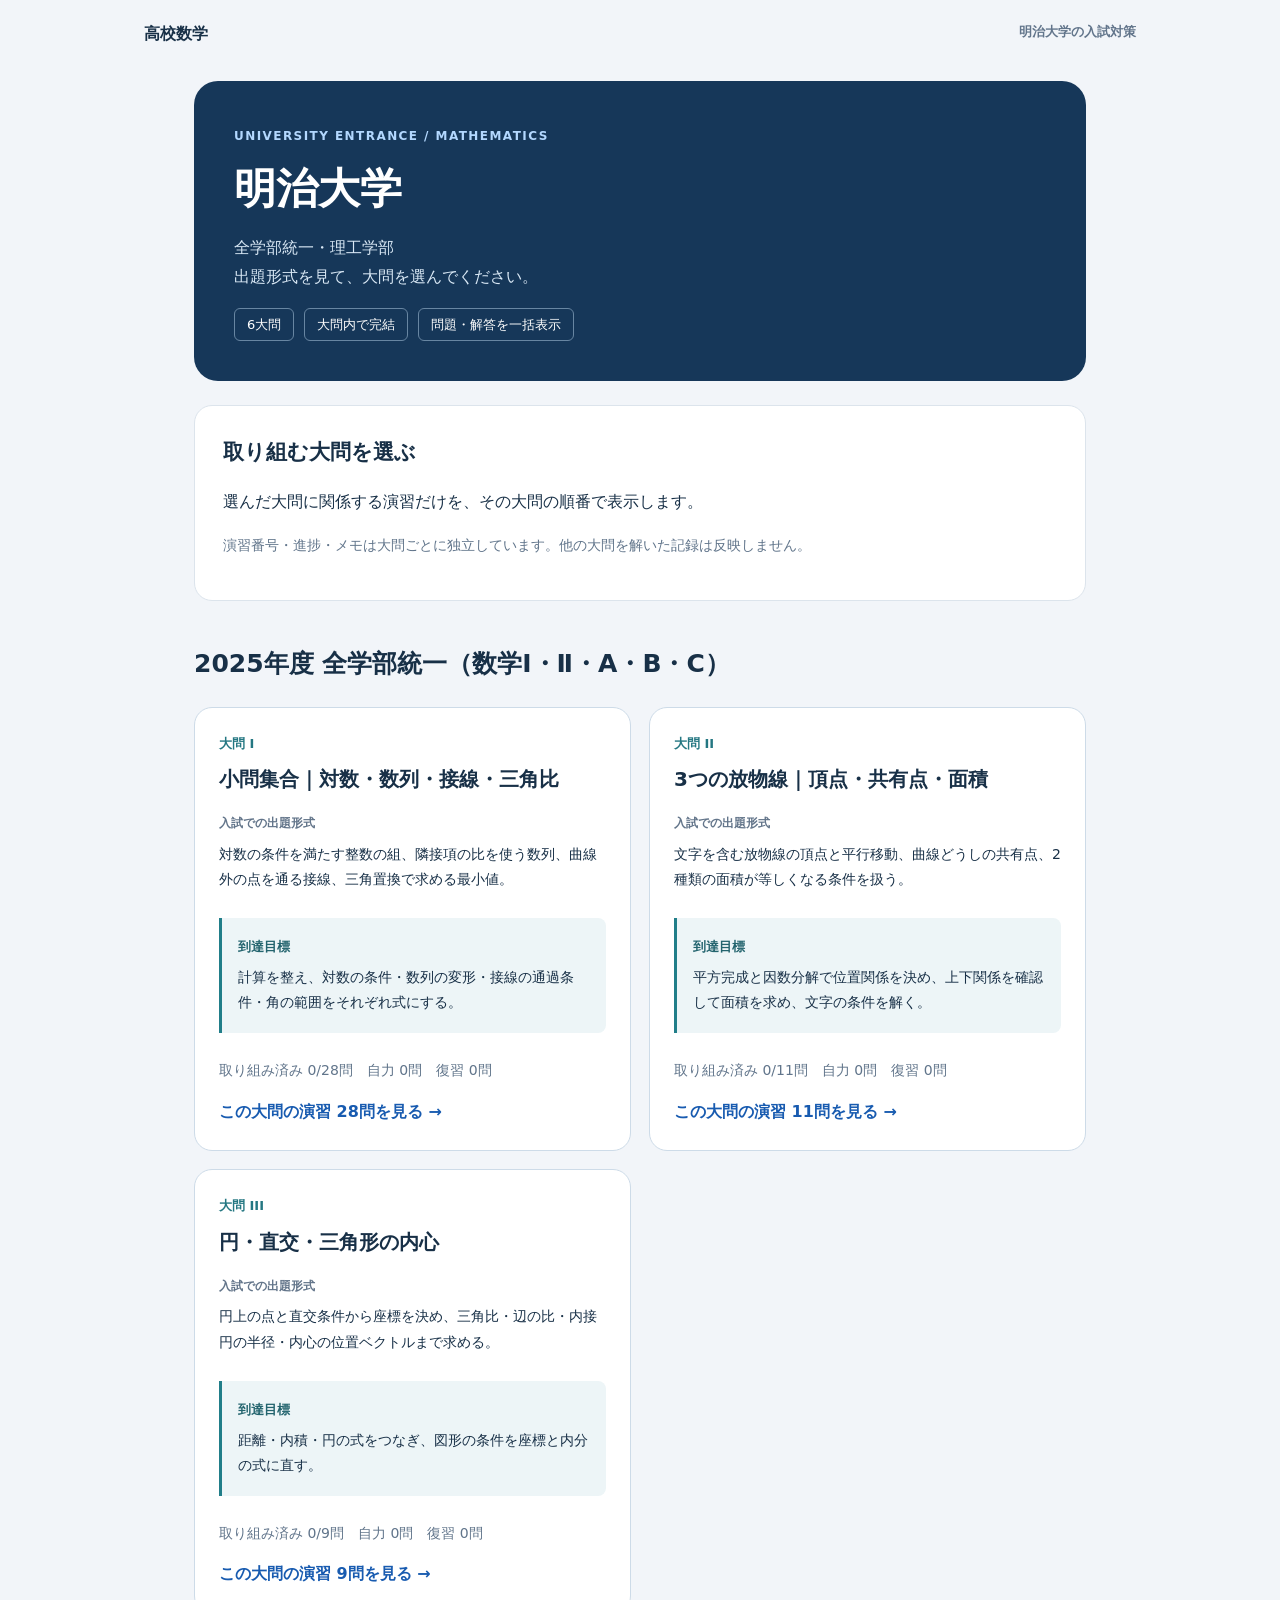
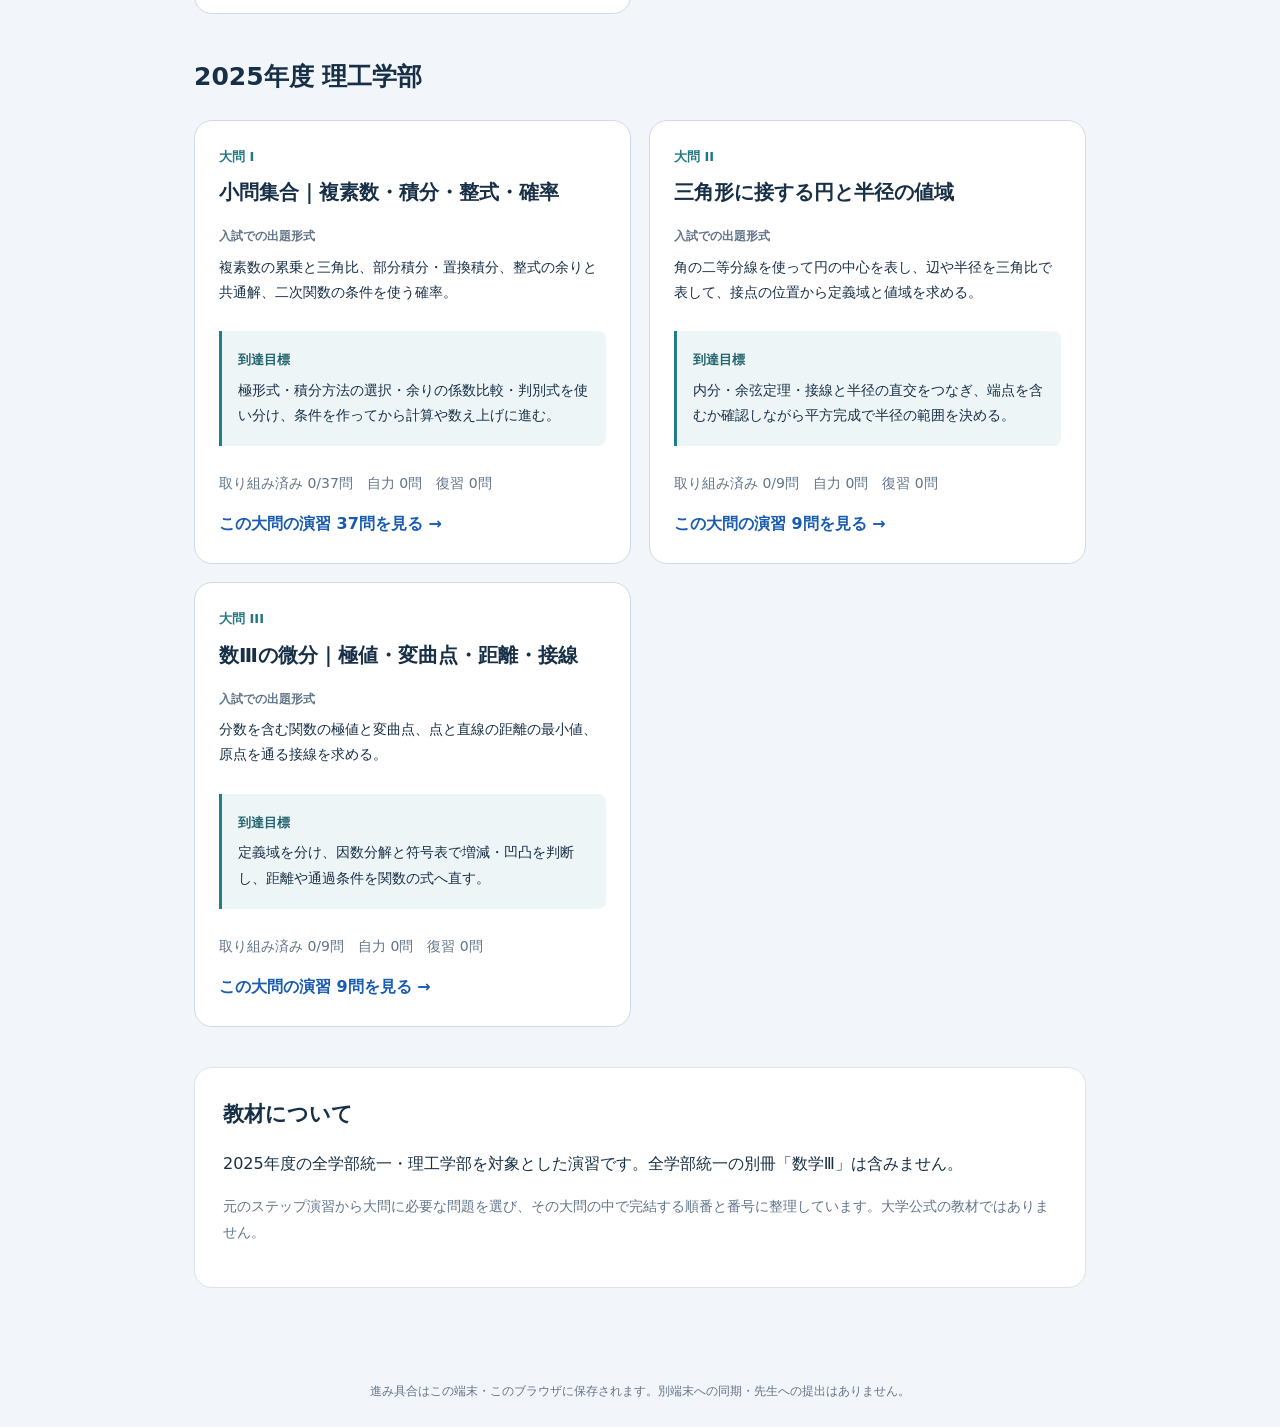
<file: entrance/meiji.html>
<!doctype html>
<html lang="ja"><head><meta charset="utf-8"><meta name="viewport" content="width=device-width,initial-scale=1"><meta name="theme-color" content="#163759"><title>明治大学｜大問別ステップ演習</title><link rel="stylesheet" href="style.css?v=2"><link rel="stylesheet" href="archive.css?v=1"><style>.source-figure{margin:20px 0}.source-figure img{display:block;max-width:100%;height:auto;background:white}.source-figure figcaption{font-size:13px;color:#526b82;line-height:1.8;max-width:520px;margin-top:8px}</style><link rel="stylesheet" href="group-practice.css?v=1"><script defer src="group-practice.js?v=1"></script><script defer src="meiji-groups.js?v=1"></script></head>
<body><header class="top"><a href="../index.html">高校数学</a><span>明治大学の入試対策</span></header><main id="app"><p>教材を読み込んでいます。</p></main><p id="notice" role="status" aria-live="polite"></p><noscript>この演習にはJavaScriptを有効にしてください。</noscript><footer>進み具合はこの端末・このブラウザに保存されます。別端末への同期・先生への提出はありません。</footer></body></html>
</file>
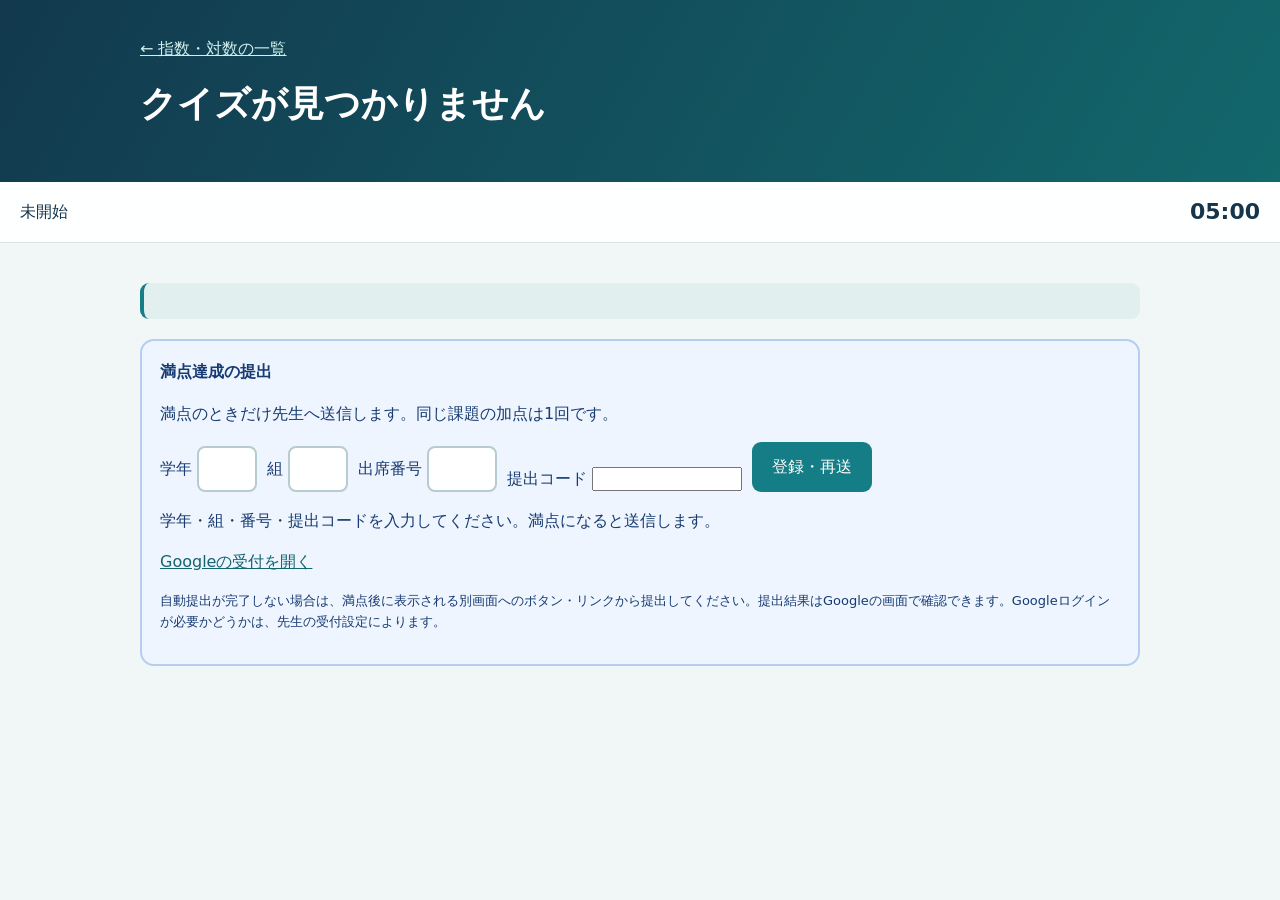
<file: exponent-log/quiz.html>
<!doctype html><html lang="ja"><head><meta charset="utf-8"><meta name="viewport" content="width=device-width,initial-scale=1"><title>指数・対数クイズ</title><link rel="stylesheet" href="style.css?v=2"><script src="../submission/config.js"></script><script src="../submission/client.js?v=5"></script></head><body><header><a href="index.html">← 指数・対数の一覧</a><p class="eyebrow" id="unit"></p><h1 id="title">読み込み中</h1><p id="subtitle"></p></header><div class="toolbar"><span id="progress">未開始</span><span id="timer" class="timer" aria-label="残り時間">05:00</span></div><main><div class="start-box" id="start-box"><b>制限時間は5分です。</b><p>分数は分子を上、分母を下に入力します。整数・小数は上だけ入力し、下は「1」のままにしてください。選択問題は答えを1つ選んでください。</p><button id="start">スタート</button></div><p id="tip" class="tip"></p><div id="graph"></div><section id="result" hidden aria-live="polite"></section><div id="questions"></div><div id="submission-slot"></div></main><div class="actions"><button id="grade" disabled>採点する</button><button id="reset" class="secondary">リセットして再挑戦</button></div><script src="data.js?v=1"></script><script src="engine.js?v=1"></script><script src="format.js?v=1"></script><script src="app.js?v=2"></script></body></html>
</file>
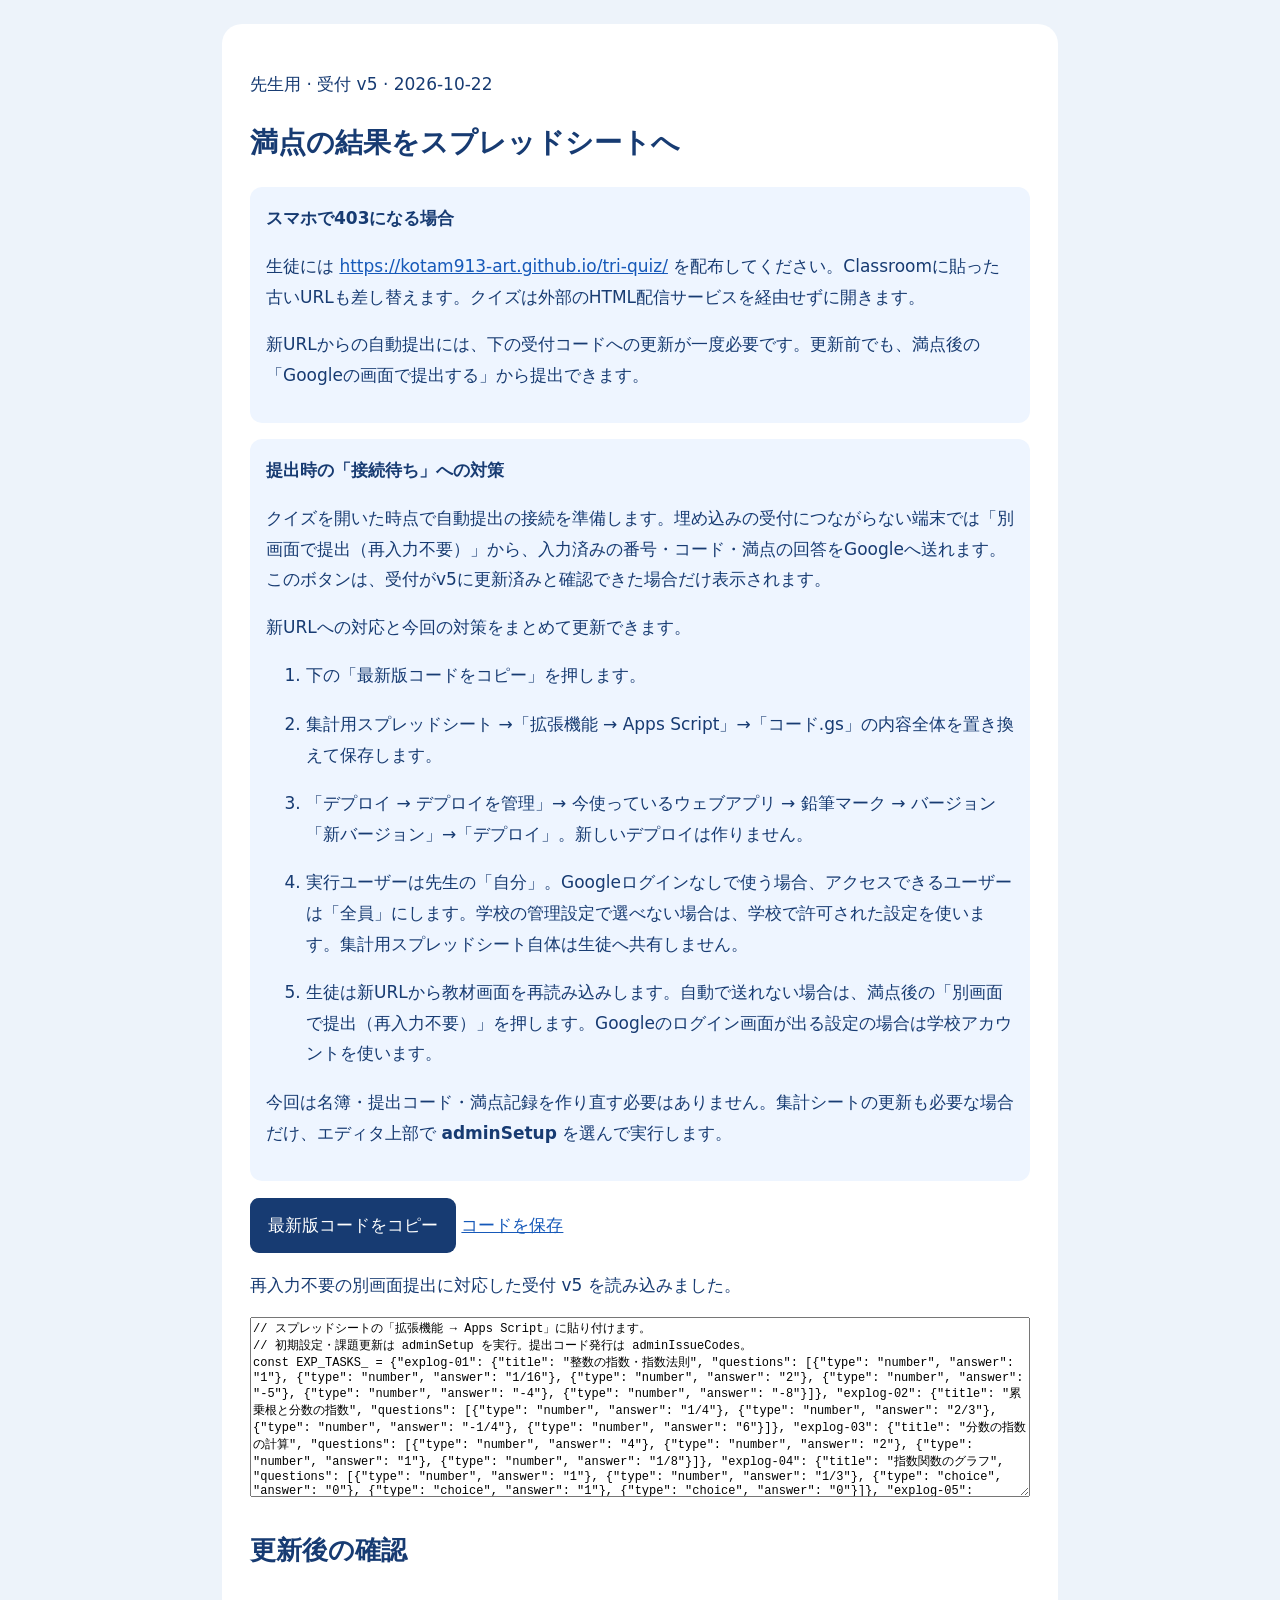
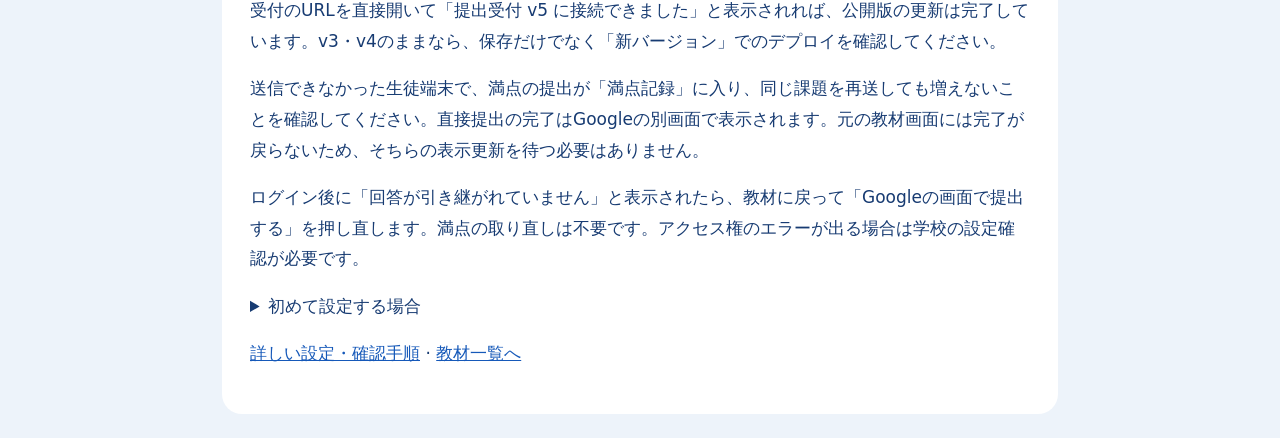
<file: submission/setup.html>
<!doctype html>
<html lang="ja"><head><meta charset="utf-8"><meta name="viewport" content="width=device-width,initial-scale=1"><title>満点提出・受付v5の設定</title>
<style>body{font:17px/1.8 system-ui;background:#edf3fa;color:#173b72;margin:0;padding:24px}main{max-width:780px;margin:auto;background:white;padding:28px;border-radius:20px}h1{font-size:28px}li{margin:18px 0}button{background:#173b72;color:white;padding:12px 18px;border:0;border-radius:9px;cursor:pointer;font:inherit}textarea{width:100%;height:180px;font:12px monospace;box-sizing:border-box}aside{background:#eef5ff;padding:16px;border-radius:12px;margin:16px 0}a{color:#1659b9}</style></head>
<body><main><p>先生用 · 受付 v5 · 2026-10-22</p><h1>満点の結果をスプレッドシートへ</h1>
<aside><b>スマホで403になる場合</b><p>生徒には <a href="https://kotam913-art.github.io/tri-quiz/">https://kotam913-art.github.io/tri-quiz/</a> を配布してください。Classroomに貼った古いURLも差し替えます。クイズは外部のHTML配信サービスを経由せずに開きます。</p><p>新URLからの自動提出には、下の受付コードへの更新が一度必要です。更新前でも、満点後の「Googleの画面で提出する」から提出できます。</p></aside>
<aside><b>提出時の「接続待ち」への対策</b><p>クイズを開いた時点で自動提出の接続を準備します。埋め込みの受付につながらない端末では「別画面で提出（再入力不要）」から、入力済みの番号・コード・満点の回答をGoogleへ送れます。このボタンは、受付がv5に更新済みと確認できた場合だけ表示されます。</p><p>新URLへの対応と今回の対策をまとめて更新できます。</p><ol>
<li>下の「最新版コードをコピー」を押します。</li>
<li>集計用スプレッドシート →「拡張機能 → Apps Script」→「コード.gs」の内容全体を置き換えて保存します。</li>
<li>「デプロイ → デプロイを管理」→ 今使っているウェブアプリ → 鉛筆マーク → バージョン「新バージョン」→「デプロイ」。新しいデプロイは作りません。</li>
<li>実行ユーザーは先生の「自分」。Googleログインなしで使う場合、アクセスできるユーザーは「全員」にします。学校の管理設定で選べない場合は、学校で許可された設定を使います。集計用スプレッドシート自体は生徒へ共有しません。</li>
<li>生徒は新URLから教材画面を再読み込みします。自動で送れない場合は、満点後の「別画面で提出（再入力不要）」を押します。Googleのログイン画面が出る設定の場合は学校アカウントを使います。</li>
</ol><p>今回は名簿・提出コード・満点記録を作り直す必要はありません。集計シートの更新も必要な場合だけ、エディタ上部で <b>adminSetup</b> を選んで実行します。</p></aside>
<p><button id="copy" disabled>最新版コードをコピー</button> <a href="Code.gs?v=5" download>コードを保存</a></p><p id="status" role="status">最新版を読み込んでいます…</p><textarea id="code" readonly aria-label="設定用コード"></textarea>
<h2>更新後の確認</h2><p>受付のURLを直接開いて「提出受付 v5 に接続できました」と表示されれば、公開版の更新は完了しています。v3・v4のままなら、保存だけでなく「新バージョン」でのデプロイを確認してください。</p><p>送信できなかった生徒端末で、満点の提出が「満点記録」に入り、同じ課題を再送しても増えないことを確認してください。直接提出の完了はGoogleの別画面で表示されます。元の教材画面には完了が戻らないため、そちらの表示更新を待つ必要はありません。</p>
<p>ログイン後に「回答が引き継がれていません」と表示されたら、教材に戻って「Googleの画面で提出する」を押し直します。満点の取り直しは不要です。アクセス権のエラーが出る場合は学校の設定確認が必要です。</p>
<details><summary>初めて設定する場合</summary><ol><li>学校アカウントで空のGoogleスプレッドシートを作成。生徒へ共有しません。</li><li>上のコードをApps Scriptへ貼り付けて保存し、<b>adminSetup</b>を実行します。名簿・満点記録・集計・単元別集計2枚の計5シートが作られます。</li><li>「名簿」へ学年・組・番号を入力して<b>adminIssueCodes</b>を実行。D列のコードは本人分だけ配布します。</li><li>「新しいデプロイ → ウェブアプリ」で、実行ユーザー「自分」、学校で許可されたアクセス範囲でデプロイします。</li><li>発行された/execのURLを担当者へ伝え、サイトの接続先を設定します。</li></ol></details>
<p><a href="https://github.com/kotam913-art/tri-quiz/blob/main/submission/README.md">詳しい設定・確認手順</a> · <a href="../index.html">教材一覧へ</a></p></main>
<script>
const box=document.querySelector('#code'),status=document.querySelector('#status'),copy=document.querySelector('#copy');
fetch('Code.gs?v=5',{cache:'no-store'}).then(r=>{if(!r.ok)throw Error();return r.text()}).then(s=>{if(!s.includes('function doPost(e)')||!s.includes('version:5'))throw Error();box.value=s;copy.disabled=false;status.textContent='再入力不要の別画面提出に対応した受付 v5 を読み込みました。'}).catch(()=>status.textContent='最新版を読み込めませんでした。再読み込みするか「コードを保存」から開いてください。');
copy.onclick=async()=>{if(!box.value)return;try{await navigator.clipboard.writeText(box.value);status.textContent='コピーしました。Apps Scriptのコード全体を置き換えてください。'}catch(e){box.focus();box.select();status.textContent='コードを選択しました。コピーしてください。'}};
</script></body></html>
</file>
<file: index.css>
*{box-sizing:border-box}body{margin:0;font-family:system-ui,-apple-system,"Segoe UI",sans-serif;color:#172033;background:#eef4ff}.hero{padding:48px 20px 72px;color:#fff;background:linear-gradient(135deg,#102d58,#2563eb)}.hero div,main{max-width:1000px;margin:auto}.eyebrow{font-weight:800;color:#bfdbfe}.hero h1{margin:8px 0 10px;font-size:clamp(30px,6vw,52px)}.hero p{margin:0;line-height:1.8;color:#e6efff}main{padding:0 18px 46px;margin-top:-38px}.intro{margin:0 0 18px;padding:15px 18px;border:1px solid #dbe4f0;border-radius:16px;background:#fff;box-shadow:0 10px 28px #0f172a18}.grid{display:grid;grid-template-columns:repeat(3,1fr);gap:16px}.card{position:relative;display:flex;flex-direction:column;min-height:285px;padding:20px;border:1px solid #dbe4f0;border-radius:22px;background:#fff;color:inherit;text-decoration:none;box-shadow:0 10px 26px #0f172a14;transition:.18s}.card:hover{transform:translateY(-4px);box-shadow:0 16px 34px #0f172a20}.num{width:38px;height:38px;display:grid;place-items:center;border-radius:12px;background:#dbeafe;color:#1d4ed8;font-weight:900}.card h2{margin:17px 0 8px;font-size:22px}.card p{margin:0;color:#60708a;line-height:1.7}.tags{display:flex;flex-wrap:wrap;gap:6px;margin-top:14px}.tag{padding:5px 8px;border-radius:999px;background:#f1f5f9;color:#475569;font-size:12px;font-weight:800}.go{margin-top:auto;padding-top:20px;color:#1d4ed8;font-weight:900}.card:nth-child(2) .num{background:#dcfce7;color:#15803d}.card:nth-child(3) .num{background:#ffedd5;color:#c2410c}.card:nth-child(4) .num{background:#ede9fe;color:#6d28d9}.card:nth-child(5) .num{background:#ccfbf1;color:#0f766e}.database-card{border-color:#bae6fd;background:linear-gradient(160deg,#fff,#f0fdfa)}.generated-section{margin-top:42px;padding-top:32px;border-top:1px solid #cbd5e1}.section-heading{margin-bottom:18px}.eyebrow.dark{color:#1d4ed8;font-size:13px;letter-spacing:.08em}.section-heading h2{margin:6px 0;font-size:clamp(25px,4vw,34px)}.section-heading p{margin:0;color:#60708a}.generated-card{border-color:#a7f3d0;background:linear-gradient(160deg,#fff,#f0fdfa)}.generated-card .num{background:#ccfbf1;color:#0f766e}.generated-error{margin-top:22px;padding:14px 16px;border:1px solid #fecdd3;border-radius:14px;background:#fff1f2;color:#9f1239}footer{text-align:center;padding:2px 20px 30px;color:#64748b;font-size:13px}@media(max-width:760px){.hero{padding-top:36px}.grid{grid-template-columns:1fr}.card{min-height:0}.go{margin-top:18px}}
</file>
<file: exponent-log/style.css>
:root{--ink:#16354b;--blue:#147d85;--line:#d6e4e8;--bg:#f1f6f7}*{box-sizing:border-box}body{margin:0;background:var(--bg);color:var(--ink);font:16px/1.65 system-ui,-apple-system,sans-serif}a{color:#14646e}header{background:linear-gradient(120deg,#12394e,#12686c);color:white;padding:36px max(22px,calc((100vw - 1000px)/2));}header a{color:#d0f0ed}h1{font-size:clamp(24px,5vw,36px);margin:12px 0}header p{margin:0;color:#d7eeed}.eyebrow{letter-spacing:.18em;font-size:12px}main{max-width:1044px;margin:auto;padding:24px 22px 110px}.section-title{display:flex;align-items:center;gap:14px;margin-top:36px}.section-title::after{content:'';height:1px;flex:1;background:var(--line)}.grid{display:grid;grid-template-columns:repeat(auto-fit,minmax(260px,1fr));gap:16px}.card{display:block;background:#fff;border:1px solid var(--line);border-radius:16px;padding:22px;text-decoration:none;color:var(--ink);box-shadow:0 4px 16px #12394e05}.card:hover{border-color:var(--blue);transform:translateY(-2px)}.card h3{margin:8px 0;font-size:19px}.num{font-size:13px;letter-spacing:.12em;color:var(--blue);font-weight:800}.meta{font-size:13px;color:#526f79}.tag{display:inline-block;background:#e3f2ed;border-radius:6px;padding:2px 8px;font-size:12px}.toolbar{position:sticky;top:0;background:#ffffffed;backdrop-filter:blur(8px);border-bottom:1px solid var(--line);display:flex;justify-content:space-between;align-items:center;padding:12px 20px;z-index:10;gap:10px}.timer{font-size:22px;font-weight:800;font-variant-numeric:tabular-nums}.danger{color:#ba3030}.tip,.start-box{background:#e2efef;border-left:4px solid var(--blue);border-radius:9px;padding:18px;margin-bottom:20px}.question{background:white;border:1px solid var(--line);border-radius:14px;padding:22px;margin-bottom:18px;min-width:0}.question h2{font-size:19px;font-weight:600;line-height:2;margin:4px 0 16px;overflow-wrap:anywhere}.qnum{color:#617e88;font-size:13px;font-weight:700}sup,sub{font-size:.72em;line-height:0}input[type=text]{width:min(100%,250px);padding:12px;border:2px solid #b7ccd1;border-radius:8px;font-size:20px;color:var(--ink)}button{font:inherit;border:0;border-radius:9px;padding:12px 20px;background:var(--blue);color:white;cursor:pointer;min-height:46px}button:disabled{opacity:.55;cursor:default}.choices{display:grid;gap:10px}.choice{background:#f6f9fa;color:var(--ink);border:2px solid #d6e4e8;text-align:left;white-space:normal;overflow-wrap:anywhere}.choice[aria-pressed=true]{border-color:var(--blue);background:#dcefee}.choice.correct{border-color:#238252;background:#e6f5ed}.choice.wrong{border-color:#c34c47;background:#fff0ee}.feedback{margin-top:14px;padding:14px;background:#f2f6f7;border-radius:8px}.ok{color:#19754b}.ng{color:#b23c35}.actions{position:fixed;bottom:0;left:0;right:0;display:flex;justify-content:center;gap:12px;background:#ffffffed;border-top:1px solid var(--line);padding:12px 16px calc(12px + env(safe-area-inset-bottom));z-index:11}.secondary{background:#e0e9ed;color:var(--ink)}#result{background:white;padding:24px;border:2px solid var(--blue);border-radius:14px;margin-bottom:20px}#result strong{font-size:30px}.graph{display:block;max-width:440px;width:100%;margin:15px auto;background:white;border-radius:12px}.note{font-size:14px;color:#58717a}footer{text-align:center;padding:24px;color:#58717a}.status-pill{float:right;color:#19754b;font-size:12px}.hidden,[hidden]{display:none!important}@media(max-width:520px){main{padding:18px 14px 110px}.question{padding:18px}.grid{grid-template-columns:1fr}header{padding:26px 20px}.toolbar{font-size:14px}.question h2{font-size:18px}}:focus-visible{outline:3px solid #e3ad3d;outline-offset:3px}

.math-frac{display:inline-flex;flex-direction:column;align-items:stretch;vertical-align:middle;text-align:center;line-height:1.15;margin:0 .16em;font-family:"Times New Roman",serif;font-size:1.06em;white-space:nowrap}.math-num{display:block;border-bottom:1.3px solid currentColor;padding:0 .22em .13em}.math-den{display:block;padding:.13em .22em 0}.question sup,.question sub{display:inline-block;line-height:1.2}.question sup{vertical-align:super}.question sub{vertical-align:sub}.feedback{line-height:2}.choice{line-height:2.1}.question h2{line-height:2.4}

.fraction-input{display:inline-grid;grid-template-rows:auto 2px auto;vertical-align:middle;gap:5px;width:150px;max-width:75%;margin-left:8px}.fraction-input input[type=text]{width:100%;text-align:center;padding:8px}.input-bar{background:var(--ink);margin:0 4px}
</file>
<file: admission-math-database.css>
:root{
  --navy:#102d58;
  --blue:#1d4ed8;
  --blue-2:#2563eb;
  --sky:#eff6ff;
  --ink:#172033;
  --muted:#60708a;
  --line:#dbe4f0;
  --paper:#ffffff;
  --canvas:#eef4ff;
  --green:#047857;
  --orange:#c2410c;
  --red:#b91c1c;
  --shadow:0 12px 32px rgba(15,23,42,.09);
}

*{box-sizing:border-box}
html{scroll-behavior:smooth}
body{
  margin:0;
  min-width:320px;
  color:var(--ink);
  background:var(--canvas);
  font-family:system-ui,-apple-system,BlinkMacSystemFont,"Segoe UI","Noto Sans JP",sans-serif;
  -webkit-font-smoothing:antialiased;
}
button,input,select,textarea{font:inherit}
button,a{-webkit-tap-highlight-color:transparent}
button{cursor:pointer}
[hidden]{display:none!important}
.sr-only{
  position:absolute!important;
  width:1px!important;
  height:1px!important;
  padding:0!important;
  margin:-1px!important;
  overflow:hidden!important;
  clip:rect(0,0,0,0)!important;
  white-space:nowrap!important;
  border:0!important;
}
.skip-link{
  position:fixed;
  z-index:100;
  top:8px;
  left:8px;
  padding:10px 14px;
  border-radius:10px;
  color:#fff;
  background:#111827;
  transform:translateY(-150%);
}
.skip-link:focus{transform:none}

.hero{
  position:relative;
  overflow:hidden;
  color:#fff;
  background:
    radial-gradient(circle at 88% 15%,rgba(147,197,253,.35),transparent 28%),
    radial-gradient(circle at 12% 95%,rgba(45,212,191,.18),transparent 32%),
    linear-gradient(135deg,#0b2347,#173b72 52%,#2563eb);
}
.hero::after{
  position:absolute;
  right:-120px;
  bottom:-180px;
  width:420px;
  height:420px;
  border:60px solid rgba(255,255,255,.05);
  border-radius:50%;
  content:"";
}
.hero-inner{
  position:relative;
  z-index:1;
  max-width:1180px;
  margin:0 auto;
  padding:28px 24px 76px;
}
.back-link{
  display:inline-flex;
  min-height:44px;
  align-items:center;
  color:#dbeafe;
  font-weight:800;
  text-decoration:none;
}
.back-link:hover,.back-link:focus{text-decoration:underline}
.hero-copy{max-width:780px;padding:32px 0 28px}
.eyebrow,.section-kicker{
  display:block;
  color:#93c5fd;
  font-size:12px;
  font-weight:900;
  letter-spacing:.13em;
}
.hero h1{
  margin:8px 0 14px;
  font-size:clamp(34px,6vw,62px);
  line-height:1.12;
  letter-spacing:-.035em;
}
.hero p{
  max-width:700px;
  margin:0;
  color:#e6efff;
  font-size:clamp(15px,2vw,18px);
  line-height:1.8;
}
.mobile-break{display:none}
.summary{
  display:grid;
  grid-template-columns:repeat(4,minmax(0,1fr));
  gap:10px;
  max-width:760px;
  margin:0;
}
.summary div{
  padding:14px 16px;
  border:1px solid rgba(255,255,255,.18);
  border-radius:16px;
  background:rgba(255,255,255,.1);
  backdrop-filter:blur(8px);
}
.summary dt{color:#bfdbfe;font-size:12px;font-weight:800}
.summary dd{margin:2px 0 0;font-size:26px;font-weight:950;letter-spacing:-.03em}

.page-shell{
  max-width:1180px;
  margin:-40px auto 0;
  padding:0 20px 56px;
  position:relative;
  z-index:2;
}
.notice{
  display:flex;
  gap:14px;
  align-items:flex-start;
  padding:18px 20px;
  border:1px solid #bfdbfe;
  border-radius:18px;
  background:#fff;
  box-shadow:var(--shadow);
}
.notice-icon{
  display:grid;
  flex:0 0 32px;
  width:32px;
  height:32px;
  place-items:center;
  border-radius:50%;
  color:#fff;
  background:var(--blue-2);
  font-family:Georgia,serif;
  font-weight:900;
}
.notice h2{margin:0 0 4px;font-size:16px}
.notice p{margin:0;color:var(--muted);font-size:14px;line-height:1.7}

.view-tabs{
  display:grid;
  grid-template-columns:repeat(4,1fr);
  gap:8px;
  margin:18px 0;
  padding:6px;
  border:1px solid var(--line);
  border-radius:18px;
  background:#fff;
  box-shadow:0 6px 22px rgba(15,23,42,.06);
}
.view-tab{
  min-height:58px;
  padding:8px 12px;
  border:0;
  border-radius:13px;
  color:#475569;
  background:transparent;
  font-weight:900;
}
.view-tab span,.view-tab small{display:block}
.view-tab small{margin-top:2px;color:#94a3b8;font-size:11px}
.view-tab:hover{background:#f8fafc}
.view-tab.active{
  color:#fff;
  background:linear-gradient(135deg,#173b72,#2563eb);
  box-shadow:0 7px 16px rgba(37,99,235,.24);
}
.view-tab.active small{color:#dbeafe}
.view-tab.print-tab.active{background:linear-gradient(135deg,#065f46,#059669)}

.filter-card{
  border:1px solid var(--line);
  border-radius:20px;
  background:#fff;
  box-shadow:0 8px 24px rgba(15,23,42,.05);
}
.filter-card summary{
  display:flex;
  min-height:58px;
  align-items:center;
  justify-content:space-between;
  gap:18px;
  padding:12px 18px;
  cursor:pointer;
  list-style:none;
  font-weight:900;
}
.filter-card summary::-webkit-details-marker{display:none}
.filter-card summary::after{
  content:"＋";
  color:var(--blue);
  font-size:20px;
}
.filter-card[open] summary::after{content:"−"}
#filterSummary{
  margin-left:auto;
  color:var(--muted);
  font-size:12px;
  font-weight:700;
}
.filters{
  display:grid;
  grid-template-columns:repeat(4,minmax(0,1fr));
  gap:14px;
  padding:0 18px 18px;
  border-top:1px solid #edf2f7;
}
.field{
  display:flex;
  min-width:0;
  flex-direction:column;
  gap:6px;
  padding-top:14px;
}
.field>span,.sort-field>span{
  color:#475569;
  font-size:12px;
  font-weight:900;
}
.field input,.field select,.field textarea,.sort-field select{
  width:100%;
  min-height:46px;
  border:1px solid #cbd5e1;
  border-radius:11px;
  color:var(--ink);
  background:#fff;
}
.field input,.field textarea{padding:10px 12px}
.field select,.sort-field select{padding:9px 34px 9px 11px}
.field textarea{resize:vertical;line-height:1.6}
.field input:focus,.field select:focus,.field textarea:focus,.sort-field select:focus{
  border-color:var(--blue-2);
  outline:3px solid #dbeafe;
}
.keyword-field{grid-column:span 2}
.filter-actions{display:flex;align-items:flex-end;padding-top:14px}

.primary-button,.secondary-button,.load-more,.link-button,.card-button{
  display:inline-flex;
  min-height:44px;
  align-items:center;
  justify-content:center;
  border-radius:11px;
  font-weight:900;
  text-decoration:none;
}
.primary-button{
  padding:10px 16px;
  border:1px solid var(--blue-2);
  color:#fff;
  background:var(--blue-2);
}
.primary-button:hover{background:#1d4ed8}
.secondary-button{
  padding:10px 15px;
  border:1px solid #bfdbfe;
  color:var(--blue);
  background:#eff6ff;
}
.secondary-button:hover{background:#dbeafe}
button:disabled{cursor:not-allowed;opacity:.48}

.results-toolbar,.section-heading{
  display:flex;
  align-items:flex-end;
  justify-content:space-between;
  gap:18px;
}
.results-toolbar{padding:30px 4px 14px}
.section-kicker{color:var(--blue)}
.results-toolbar h2,.section-heading h2,.print-intro h2{
  margin:3px 0 3px;
  font-size:clamp(23px,4vw,32px);
  letter-spacing:-.025em;
}
.results-toolbar p,.section-heading p,.print-intro p{
  margin:0;
  color:var(--muted);
  font-size:14px;
  line-height:1.65;
}
.sort-field{display:flex;min-width:190px;flex-direction:column;gap:6px}

.state-card{
  display:grid;
  min-height:180px;
  place-items:center;
  align-content:center;
  padding:28px;
  border:1px dashed #bfdbfe;
  border-radius:18px;
  text-align:center;
  background:rgba(255,255,255,.72);
}
.state-card h2{margin:0 0 6px;font-size:20px}
.state-card p{margin:0 0 16px;color:var(--muted);line-height:1.7}
.spinner{
  width:30px;
  height:30px;
  border:3px solid #bfdbfe;
  border-top-color:var(--blue-2);
  border-radius:50%;
  animation:spin .8s linear infinite;
}
@keyframes spin{to{transform:rotate(360deg)}}
.error-state{border-color:#fecaca;background:#fff7f7}

.result-list{
  display:grid;
  grid-template-columns:repeat(2,minmax(0,1fr));
  gap:14px;
}
.problem-card,.record-card{
  display:flex;
  min-width:0;
  flex-direction:column;
  padding:18px;
  border:1px solid var(--line);
  border-radius:18px;
  background:#fff;
  box-shadow:0 7px 22px rgba(15,23,42,.055);
}
.problem-card:hover,.record-card:hover{border-color:#bfdbfe;box-shadow:0 12px 28px rgba(15,23,42,.09)}
.card-top{
  display:flex;
  align-items:flex-start;
  justify-content:space-between;
  gap:12px;
}
.card-eyebrow{
  margin:0 0 3px;
  color:var(--blue);
  font-size:12px;
  font-weight:900;
}
.problem-card h3,.record-card h3{
  margin:0;
  font-size:20px;
  line-height:1.4;
  letter-spacing:-.015em;
}
.problem-id{
  flex:0 0 auto;
  padding:5px 8px;
  border-radius:8px;
  color:#64748b;
  background:#f1f5f9;
  font:700 10px ui-monospace,SFMono-Regular,Menlo,monospace;
}
.badge-row{display:flex;flex-wrap:wrap;gap:6px;margin:13px 0}
.badge{
  display:inline-flex;
  min-height:26px;
  align-items:center;
  padding:4px 8px;
  border-radius:999px;
  color:#475569;
  background:#f1f5f9;
  font-size:11px;
  font-weight:900;
}
.badge.group{color:#1d4ed8;background:#dbeafe}
.badge.track{color:#6d28d9;background:#ede9fe}
.badge.topic{color:#047857;background:#d1fae5}
.badge.confidence-high{color:#166534;background:#dcfce7}
.badge.confidence-medium{color:#92400e;background:#fef3c7}
.badge.confidence-low{color:#9f1239;background:#ffe4e6}
.skills{
  margin:0;
  padding:13px 14px;
  border-left:4px solid #60a5fa;
  border-radius:0 10px 10px 0;
  color:#334155;
  background:#f8fbff;
  font-size:14px;
  line-height:1.7;
}
.difficulty-row{
  display:grid;
  grid-template-columns:auto 1fr auto;
  gap:10px;
  align-items:center;
  margin-top:15px;
  font-size:12px;
  font-weight:900;
}
.difficulty-value{color:var(--orange);font-size:16px}
.difficulty-track{height:7px;overflow:hidden;border-radius:99px;background:#e2e8f0}
.difficulty-track i{display:block;width:var(--difficulty,0%);height:100%;border-radius:inherit;background:linear-gradient(90deg,#22c55e,#f59e0b,#ef4444)}
.meta-grid{
  display:grid;
  grid-template-columns:repeat(2,minmax(0,1fr));
  gap:10px;
  margin:15px 0 0;
}
.meta-grid div{min-width:0;padding:10px;border-radius:10px;background:#f8fafc}
.meta-grid dt{color:#64748b;font-size:10px;font-weight:900}
.meta-grid dd{margin:3px 0 0;overflow-wrap:anywhere;font-size:13px;font-weight:750;line-height:1.5}
.record-description{margin:13px 0 0;color:#475569;font-size:14px;line-height:1.7}
.record-details{margin-top:13px;border-top:1px solid #edf2f7}
.record-details summary{min-height:44px;padding:12px 0 8px;color:#475569;cursor:pointer;font-size:13px;font-weight:900}
.record-details p{margin:4px 0 10px;color:#64748b;font-size:12px;line-height:1.7;overflow-wrap:anywhere}
.rights-box{
  margin-top:12px;
  padding:10px 12px;
  border-radius:10px;
  color:#7c2d12;
  background:#fff7ed;
  font-size:12px;
  line-height:1.65;
}
.rights-box strong{display:block;margin-bottom:2px}
.card-actions{
  display:flex;
  flex-wrap:wrap;
  gap:8px;
  margin-top:auto;
  padding-top:15px;
}
.link-button,.card-button{flex:1 1 130px;padding:9px 11px;border:1px solid #bfdbfe;color:var(--blue);background:#eff6ff;font-size:13px}
.link-button:hover,.card-button:hover{background:#dbeafe}
.card-button.add-button{border-color:#a7f3d0;color:#047857;background:#ecfdf5}
.card-button.add-button:hover{background:#d1fae5}
.card-button.added{border-color:#bbf7d0;color:#166534;background:#dcfce7}
.source-links{display:flex;flex-wrap:wrap;gap:7px;margin-top:14px}
.source-links a{display:inline-flex;min-height:40px;align-items:center;padding:8px 10px;border-radius:9px;color:var(--blue);background:#eff6ff;font-size:12px;font-weight:900;text-decoration:none}
.source-links a:hover{text-decoration:underline}
.load-more{
  width:min(360px,100%);
  margin:20px auto 0;
  padding:12px 18px;
  border:1px solid #bfdbfe;
  color:var(--blue);
  background:#fff;
}

.recommendation-panel{
  margin-top:18px;
  padding:20px;
  border:1px solid #bfdbfe;
  border-radius:20px;
  background:linear-gradient(145deg,#fff,#eff6ff);
  box-shadow:0 10px 28px rgba(37,99,235,.09);
}
.text-button,.danger-text-button{
  min-height:44px;
  padding:7px 10px;
  border:0;
  color:var(--blue);
  background:transparent;
  font-weight:900;
}
.danger-text-button{color:var(--red)}
.recommendation-list{display:grid;grid-template-columns:repeat(3,minmax(0,1fr));gap:10px;margin-top:14px}
.recommend-card{display:flex;min-width:0;flex-direction:column;padding:13px;border:1px solid #dbeafe;border-radius:14px;background:#fff}
.recommend-card h3{margin:3px 0 8px;font-size:15px;line-height:1.5}
.recommend-card p{margin:0;color:#64748b;font-size:12px;line-height:1.6}
.recommend-card .match-reason{margin-top:auto;padding-top:10px;color:#047857;font-weight:850}
.recommend-card .card-button{margin-top:10px;flex:0 0 auto;width:100%}

.print-view{padding-top:14px}
.print-intro{padding:10px 4px 18px}
.print-layout{display:grid;grid-template-columns:minmax(0,2fr) minmax(280px,1fr);gap:16px;align-items:start}
.print-editor,.saved-prints{
  padding:20px;
  border:1px solid var(--line);
  border-radius:20px;
  background:#fff;
  box-shadow:0 8px 24px rgba(15,23,42,.055);
}
.editor-head{display:flex;align-items:center;justify-content:space-between;gap:12px;padding-bottom:8px;border-bottom:1px solid #edf2f7}
.editor-label{display:block;color:#64748b;font-size:11px;font-weight:900}
#printId{display:block;margin-top:3px;overflow-wrap:anywhere;font:800 13px ui-monospace,SFMono-Regular,Menlo,monospace}
.count-pill{padding:7px 11px;border-radius:999px;color:#047857;background:#d1fae5;font-size:13px;font-weight:900}
.editor-fields{display:grid;grid-template-columns:repeat(2,minmax(0,1fr));gap:0 14px}
.full-field{grid-column:1/-1}
.print-actions{display:flex;flex-wrap:wrap;gap:8px;margin-top:16px}
.print-actions button{flex:1 1 160px}
.device-note{margin-top:16px;padding:13px 14px;border-radius:12px;color:#475569;background:#f1f5f9;font-size:12px;line-height:1.65}
.device-note strong{display:block;color:#334155}
.device-note p{margin:2px 0 0}
.selected-heading{display:flex;align-items:center;justify-content:space-between;gap:10px;margin-top:18px}
.selected-heading h3{margin:0;font-size:18px}
.selected-heading>span{color:#64748b;font-size:12px;font-weight:900}
.selected-problems{display:grid;gap:9px;margin-top:10px}
.selected-item{display:grid;grid-template-columns:1fr auto;gap:8px;align-items:center;padding:12px;border:1px solid #e2e8f0;border-radius:12px;background:#f8fafc}
.selected-item h4{margin:0 0 3px;font-size:14px;line-height:1.45}
.selected-item p{margin:0;color:#64748b;font-size:11px;line-height:1.55}
.selected-item button{min-width:44px;min-height:44px;border:0;border-radius:10px;color:var(--red);background:#fff1f2;font-size:18px;font-weight:900}
.selected-empty{padding:24px 16px;border:1px dashed #cbd5e1;border-radius:13px;color:#64748b;text-align:center;font-size:13px;line-height:1.7}
.saved-prints{position:sticky;top:12px}
.saved-print{padding:13px 0;border-top:1px solid #edf2f7}
.saved-print:first-of-type{border-top:0}
.saved-print h4{margin:0 0 4px;font-size:14px}
.saved-print p{margin:0;color:#64748b;font-size:11px;line-height:1.6}
.saved-print-actions{display:flex;gap:6px;margin-top:8px}
.saved-print-actions button{min-height:40px;padding:7px 10px;border:1px solid #dbeafe;border-radius:9px;color:var(--blue);background:#eff6ff;font-size:12px;font-weight:900}
.saved-print-actions .delete-saved{border-color:#fecdd3;color:var(--red);background:#fff1f2}
.saved-empty{padding:18px 8px;color:#64748b;text-align:center;font-size:13px;line-height:1.7}
.print-recommendations{margin-top:18px;padding-top:2px;border-top:1px solid #dbeafe}
.print-recommendations>p{margin:6px 0 0;color:#64748b;font-size:12px}

.data-note{
  display:grid;
  grid-template-columns:minmax(170px,.6fr) 2fr;
  gap:24px;
  margin-top:28px;
  padding:20px;
  border:1px solid var(--line);
  border-radius:18px;
  background:rgba(255,255,255,.7);
}
.data-note h2{margin:0;font-size:18px}
.data-note p{margin:0 0 8px;color:#64748b;font-size:12px;line-height:1.7}
.data-note p:last-child{margin-bottom:0}
.data-note strong{color:#334155}
.site-footer{padding:0 20px 34px;color:#64748b;text-align:center;font-size:12px}
.site-footer a{display:inline-flex;min-height:44px;align-items:center;color:var(--blue);font-weight:900;text-decoration:none}
.site-footer p{margin:5px 0 0}
.toast{
  position:fixed;
  z-index:50;
  left:50%;
  bottom:max(18px,env(safe-area-inset-bottom));
  width:min(90vw,440px);
  padding:13px 16px;
  border-radius:12px;
  color:#fff;
  background:#172033;
  box-shadow:0 12px 30px rgba(15,23,42,.28);
  text-align:center;
  font-size:13px;
  font-weight:850;
  transform:translateX(-50%);
}

@media(max-width:900px){
  .filters{grid-template-columns:repeat(2,minmax(0,1fr))}
  .result-list{grid-template-columns:1fr}
  .recommendation-list{grid-template-columns:repeat(2,minmax(0,1fr))}
  .print-layout{grid-template-columns:1fr}
  .saved-prints{position:static}
}

@media(max-width:640px){
  .hero-inner{padding:18px 17px 66px}
  .hero-copy{padding:24px 0 22px}
  .hero h1{font-size:36px}
  .mobile-break{display:block}
  .summary{grid-template-columns:repeat(2,minmax(0,1fr))}
  .summary div{padding:11px 12px}
  .summary dd{font-size:22px}
  .page-shell{padding:0 12px 40px}
  .notice{padding:15px}
  .view-tabs{grid-template-columns:repeat(2,1fr);border-radius:16px}
  .view-tab{min-height:56px}
  .filters{grid-template-columns:1fr;padding:0 14px 14px}
  .keyword-field{grid-column:auto}
  .filter-card summary{padding:11px 14px}
  #filterSummary{max-width:140px;overflow:hidden;text-overflow:ellipsis;white-space:nowrap}
  .results-toolbar,.section-heading{align-items:flex-start;flex-direction:column}
  .sort-field{width:100%}
  .problem-card,.record-card{padding:15px}
  .card-top{flex-direction:column}
  .problem-id{max-width:100%;overflow-wrap:anywhere}
  .meta-grid{grid-template-columns:1fr}
  .recommendation-list{grid-template-columns:1fr}
  .print-editor,.saved-prints{padding:15px}
  .editor-fields{grid-template-columns:1fr}
  .full-field{grid-column:auto}
  .print-actions{flex-direction:column}
  .print-actions button{width:100%;flex:auto}
  .data-note{grid-template-columns:1fr;gap:10px}
}

@media(prefers-reduced-motion:reduce){html{scroll-behavior:auto}.spinner{animation:none}}

@media print{
  @page{size:A4;margin:12mm}
  body{color:#111;background:#fff;font-size:10pt}
  .hero,.notice,.view-tabs,#browseView,.print-intro p,.print-actions,.device-note,.saved-prints,.print-recommendations,.data-note,.site-footer,.toast,.selected-heading button{display:none!important}
  .page-shell{max-width:none;margin:0;padding:0}
  #printView{display:block!important;padding:0}
  .print-intro{padding:0 0 6mm}
  .print-intro h2{font-size:20pt}
  .print-layout{display:block}
  .print-editor{padding:0;border:0;box-shadow:none}
  .editor-head{padding:0 0 4mm}
  .editor-fields{grid-template-columns:1fr 1fr;gap:2mm 6mm}
  .field{padding-top:3mm}
  .field input,.field textarea{min-height:auto;padding:0;border:0;background:transparent}
  .field textarea{height:auto}
  .selected-heading{margin-top:7mm}
  .selected-problems{gap:2mm}
  .selected-item{break-inside:avoid;padding:3mm;border:1px solid #bbb;background:#fff}
  .selected-item button{display:none}
}
</file>
<file: generated-quiz.css>
:root{color-scheme:light;--blue:#173b72;--ink:#172033;--muted:#60708a;--line:#dbe4f0;--paper:#fff;--bg:#eef4ff;--accent:#2563eb}*{box-sizing:border-box}body{margin:0;background:var(--bg);color:var(--ink);font-family:system-ui,-apple-system,"Segoe UI",sans-serif}.topbar{display:flex;justify-content:space-between;align-items:center;padding:16px max(18px,calc((100vw - 900px)/2));background:var(--blue);color:#fff}.topbar a{color:#dbeafe;font-weight:800;text-decoration:none}.topbar span{font-weight:900;letter-spacing:.04em}main{width:min(900px,calc(100% - 32px));margin:28px auto 64px}.state{padding:34px;border:1px solid var(--line);border-radius:20px;background:var(--paper);text-align:center}.state h1{margin-top:0}.error{color:#9f1239}.quiz-header{padding:28px;border-radius:24px;background:linear-gradient(135deg,#102d58,#2563eb);color:#fff;box-shadow:0 14px 34px #0f172a20}.kicker{margin:0;color:#bfdbfe;font-size:13px;font-weight:900;letter-spacing:.08em}.quiz-header h1{margin:8px 0;font-size:clamp(28px,7vw,46px)}.summary{margin:0;color:#e6efff;line-height:1.75}.tags{display:flex;flex-wrap:wrap;gap:7px;margin-top:18px}.tags span{padding:6px 9px;border-radius:999px;background:#ffffff20;font-size:12px;font-weight:800}.pdf-link{display:inline-block;margin-top:20px;padding:11px 16px;border-radius:12px;background:#fff;color:#1d4ed8;font-weight:900;text-decoration:none}.question-list{display:grid;gap:18px;margin-top:22px}.question-card{padding:24px;border:1px solid var(--line);border-radius:22px;background:var(--paper);box-shadow:0 10px 26px #0f172a12}.question-meta{display:flex;gap:12px;justify-content:space-between;align-items:center}.question-number{color:#1d4ed8;font-weight:900}.source-label{padding:6px 9px;border-radius:999px;background:#eff6ff;color:#1e40af;font-size:12px;font-weight:800}.question-prompt,.answer,.explanation{white-space:pre-wrap;line-height:1.9}.question-prompt{margin:22px 0;font-size:18px;font-weight:650}.answer-field{display:grid;gap:8px;color:var(--muted);font-size:13px;font-weight:800}.answer-field textarea{width:100%;padding:13px;border:1px solid #cbd5e1;border-radius:12px;background:#f8fafc;color:var(--ink);font:inherit;font-size:16px;resize:vertical}details{margin-top:18px;border-top:1px solid var(--line);padding-top:18px}summary{cursor:pointer;color:#1d4ed8;font-weight:900}.solution{margin-top:16px;padding:18px;border-radius:14px;background:#f8fafc}.solution h2{margin:0 0 6px;font-size:15px}.solution p{margin:0 0 16px}.source-link{color:#1d4ed8;font-weight:800}@media(max-width:600px){main{width:min(100% - 20px,900px);margin-top:14px}.quiz-header,.question-card{padding:20px}.question-meta{align-items:flex-start;flex-direction:column}.source-label{line-height:1.5}}
</file>
<file: radian-angle-pairs-2026.css>
:root{color-scheme:light;--navy:#15345f;--blue:#2563eb;--violet:#7c3aed;--ink:#172033;--muted:#60708a;--line:#d9e3f1;--paper:#fff;--bg:#eef4ff;--good:#15803d;--bad:#c24141}
*{box-sizing:border-box}
html{scroll-behavior:smooth}
body{margin:0;padding-bottom:88px;font-family:system-ui,-apple-system,"Segoe UI","Noto Sans JP",sans-serif;color:var(--ink);background:radial-gradient(circle at 15% 0,#dbeafe 0,transparent 34%),var(--bg)}
button,a{font:inherit}
button{touch-action:manipulation}
.topbar{position:sticky;top:0;z-index:20;display:flex;align-items:center;justify-content:space-between;gap:16px;padding:14px max(18px,calc((100% - 1120px)/2));color:#fff;background:linear-gradient(105deg,#102d58,#194b8e);box-shadow:0 8px 24px #102d5833}
.titlegroup{display:flex;align-items:center;gap:14px;min-width:0}.titlegroup h1{margin:2px 0 0;font-size:clamp(18px,3vw,28px);line-height:1.2}.eyebrow{font-size:11px;font-weight:900;letter-spacing:.14em;color:#bfdbfe}
.homebtn,.bottom-home{display:inline-flex;align-items:center;justify-content:center;border-radius:11px;font-weight:850;text-decoration:none}.homebtn{flex:0 0 auto;padding:9px 12px;color:#fff;background:#ffffff18;border:1px solid #ffffff24}.homebtn:hover{background:#ffffff28}
.stats{display:flex;gap:8px;flex:0 0 auto}.pill{min-width:74px;padding:9px 12px;border-radius:999px;text-align:center;font-weight:900;background:#ffffff16;border:1px solid #ffffff26}.timer{color:#fff;background:#ea580c}
.wrap{width:min(1120px,calc(100% - 32px));margin:28px auto 52px}
.intro-card{display:flex;align-items:center;gap:18px;padding:20px 24px;border:1px solid #bfd5f4;border-radius:20px;background:#f8fbff;box-shadow:0 12px 32px #15345f12}.intro-card strong{font-size:18px}.intro-card p{margin:5px 0 0;line-height:1.7;color:var(--muted)}.intro-icon{display:grid;place-items:center;flex:0 0 54px;width:54px;height:54px;border-radius:17px;color:#fff;font:900 30px Georgia,serif;background:linear-gradient(135deg,#2563eb,#7c3aed);box-shadow:0 9px 20px #4f46e544}
.quiz-section{margin-top:38px}.section-heading{display:flex;align-items:center;gap:15px;margin-bottom:17px}.section-heading>span{padding:7px 10px;border-radius:9px;color:#1d4ed8;background:#dbeafe;font-size:12px;font-weight:950;letter-spacing:.08em}.section-heading.purple>span{color:#6d28d9;background:#ede9fe}.section-heading h2{margin:0;font-size:clamp(24px,4vw,34px)}.section-heading p{margin:4px 0 0;color:var(--muted)}
.conversion-grid{display:grid;grid-template-columns:repeat(3,minmax(0,1fr));gap:15px}.pair-grid{display:grid;grid-template-columns:repeat(2,minmax(0,1fr));gap:16px}
.question-card{position:relative;border:1px solid var(--line);border-radius:21px;background:var(--paper);box-shadow:0 12px 30px #102d5811;overflow:hidden}.conversion-card{padding:19px}.pair-card{padding:20px}
.qhead{display:flex;align-items:center;justify-content:space-between;gap:10px;margin-bottom:15px}.qnum{display:inline-grid;place-items:center;width:34px;height:34px;border-radius:11px;color:#1d4ed8;background:#dbeafe;font-weight:950}.pair-card .qnum{color:#6d28d9;background:#ede9fe}.score{font-size:13px;font-weight:900;color:#70809a}
.degree-prompt{margin:6px 0 17px;text-align:center;font-size:33px;font-weight:900}.degree-prompt sup{font-size:.48em}.degree-prompt .equals{margin-left:8px;color:#8290a5}
.option-grid{display:grid;grid-template-columns:repeat(2,minmax(0,1fr));gap:9px}.option{min-height:52px;padding:8px;border:1px solid #cdd9e8;border-radius:13px;color:#24344e;background:#f8fafc;font-size:18px;font-weight:800;cursor:pointer;transition:.15s}.option:hover{border-color:#83a9e8;background:#eff6ff}.option.selected{border-color:#2563eb;color:#1d4ed8;background:#dbeafe;box-shadow:inset 0 0 0 1px #2563eb}.option.correct{border-color:#16a34a;color:#166534;background:#dcfce7;box-shadow:inset 0 0 0 1px #16a34a}.option.wrong{border-color:#ef4444;color:#991b1b;background:#fee2e2}
.math-frac{display:inline-grid;grid-template-rows:auto 1px auto;min-width:1.7em;vertical-align:middle;text-align:center;line-height:1.05}.math-frac>i{display:block;height:1.5px;margin:2px 0;background:currentColor}.math-whole{display:inline-block;min-width:1.2em;text-align:center}
.answer-panel{display:none;margin-top:14px;padding:13px 14px;border-radius:13px;color:#19416f;background:#eef6ff;border:1px solid #c7dcf5;line-height:1.7}.answer-panel.show{display:block}.answer-panel strong{display:block;margin-bottom:3px;color:#1d4ed8}.answer-math{font-size:21px;font-family:Cambria,"Times New Roman",serif}
.equation{display:flex;align-items:center;justify-content:center;gap:7px;min-height:46px;font:italic 700 25px Cambria,"Times New Roman",serif}.equation .math-frac{font-style:normal}.pair-layout{text-align:center}.circle-picker{position:relative;width:240px;height:240px;margin:4px auto 0}.unit-circle{position:absolute;inset:0;z-index:1;display:block;width:100%;height:100%;pointer-events:none}.circle-line{fill:#f8fbff;stroke:#2f3d52;stroke-width:2}.axis{stroke:#94a3b8;stroke-width:1.4}.chosen-triangle{fill:#60a5fa44}.chosen-ray{stroke:#2563eb;stroke-width:2.7;stroke-linecap:round}.chosen-leg{stroke:#60a5fa;stroke-width:1.8}.chosen-dot{fill:#2563eb}.correct-triangle{fill:none;stroke:#dc2626;stroke-width:1.7;stroke-dasharray:5 4}.correct-ray{stroke:#dc2626;stroke-width:3.1;stroke-linecap:round;stroke-dasharray:6 4}.correct-leg{stroke:#dc2626;stroke-width:2.2;stroke-dasharray:5 4}.correct-dot{fill:#fff;stroke:#dc2626;stroke-width:2.4}
.quadrant-hit{position:absolute;z-index:2;width:50%;height:50%;padding:0;border:0;outline:0;background:transparent;cursor:crosshair}.quadrant-hit:hover{background:#60a5fa12}.quadrant-hit:focus-visible::after{content:"";position:absolute;inset:50% auto auto 50%;width:11px;height:11px;border-radius:50%;background:#f59e0b;box-shadow:0 0 0 3px #fff;transform:translate(-50%,-50%)}.quadrant-hit:disabled{cursor:default}.q1{top:0;right:0;border-radius:0 100% 0 0}.q2{top:0;left:0;border-radius:100% 0 0 0}.q3{bottom:0;left:0;border-radius:0 0 0 100%}.q4{right:0;bottom:0;border-radius:0 0 100% 0}
.select-note{margin:9px 0 0;color:#334155;font-size:14px;font-weight:850}.toggle-note{margin:2px 0 0;color:var(--muted);font-size:12px}.limit-note{min-height:1.4em;margin:5px 0 0;color:#b45309;font-size:12px;font-weight:800}
.pair-answer{display:none;margin-top:14px;padding:13px 15px;border-radius:13px;background:#faf5ff;border:1px solid #ddd0f7;color:#4c1d95}.pair-answer.show{display:block}.pair-answer strong{display:block;color:#6d28d9}.pair-answer p{margin:7px 0 0;color:#5b5270;line-height:1.55}.answer-legend{display:flex;align-items:center;justify-content:center;gap:20px;flex-wrap:wrap;margin-top:9px;font-weight:900;color:#334155}.answer-legend span{display:inline-flex;align-items:center;gap:8px}.answer-legend i{display:inline-block;width:32px;height:0;border-top:4px solid;border-radius:3px}.legend-choice{border-color:#2563eb!important}.legend-correct{border-color:#dc2626!important;border-top-style:dashed!important}
.result{display:none;margin-top:32px;padding:26px;border:1px solid #bed3ef;border-radius:22px;background:#fff;box-shadow:0 13px 34px #102d5815}.result.show{display:block}.result-label{font-size:12px;font-weight:950;letter-spacing:.15em;color:#2563eb}.result h2{margin:5px 0 7px}.total{font-size:40px;font-weight:950;color:#1d4ed8}.result p{margin:3px 0 0;color:var(--muted)}.bottom-home{margin-top:22px;padding:10px 0;color:#1d4ed8}
.actions{position:fixed;z-index:25;left:0;right:0;bottom:0;display:flex;justify-content:center;gap:9px;padding:12px max(16px,env(safe-area-inset-left)) calc(12px + env(safe-area-inset-bottom));background:#ffffffee;border-top:1px solid #dbe4f0;backdrop-filter:blur(12px)}.actions button{min-width:150px;padding:13px 17px;border:0;border-radius:12px;font-weight:950;cursor:pointer}.submit{color:#fff;background:linear-gradient(135deg,#2563eb,#4f46e5);box-shadow:0 7px 18px #2563eb3b}.reset{color:#fff;background:#334155}.actions button:disabled{cursor:not-allowed;opacity:.45}
.overlay{position:fixed;z-index:50;inset:0;display:grid;place-items:center;padding:20px;background:#102d58dd;backdrop-filter:blur(7px)}.overlay.hide{display:none}.modal{width:min(520px,100%);padding:32px;border-radius:26px;text-align:center;background:#fff;box-shadow:0 24px 70px #0005}.modal-mark{display:grid;place-items:center;width:68px;height:68px;margin:0 auto 14px;border-radius:21px;color:#fff;font:900 37px Georgia,serif;background:linear-gradient(135deg,#2563eb,#7c3aed)}.modal .eyebrow{color:#4f46e5}.modal h2{margin:7px 0 9px;font-size:29px}.modal>p:not(.eyebrow){margin:0 auto 20px;max-width:410px;color:var(--muted);line-height:1.75}.start{width:min(280px,100%);padding:14px;border:0;border-radius:13px;color:#fff;background:linear-gradient(135deg,#2563eb,#7c3aed);font-size:18px;font-weight:950;box-shadow:0 9px 22px #4f46e540;cursor:pointer}.modal-home{display:flex;width:max-content;margin:14px auto 0;color:#35527d;background:#eef4ff;border-color:#d8e2f0}
@media(max-width:850px){.conversion-grid{grid-template-columns:repeat(2,minmax(0,1fr))}.pair-grid{grid-template-columns:1fr}}
@media(max-width:620px){body{padding-bottom:90px}.topbar{align-items:flex-start;padding:11px 12px}.titlegroup{gap:9px}.titlegroup .eyebrow{display:none}.titlegroup h1{font-size:17px}.homebtn{padding:8px 9px}.stats{flex-direction:column;gap:4px}.pill{min-width:67px;padding:5px 8px;font-size:12px}.wrap{width:min(100% - 22px,1120px);margin-top:16px}.intro-card{align-items:flex-start;padding:16px}.intro-icon{width:44px;height:44px;flex-basis:44px;font-size:25px}.intro-card strong{font-size:16px}.quiz-section{margin-top:29px}.section-heading{align-items:flex-start}.section-heading h2{font-size:24px}.conversion-grid{grid-template-columns:1fr}.pair-card{padding:16px}.circle-picker{width:220px;height:220px}.actions button{min-width:0;flex:1;max-width:190px}.modal{padding:26px 20px}}
@media(prefers-reduced-motion:reduce){html{scroll-behavior:auto}*{transition:none!important}}
</file>
<file: trig-function-values-all.css>
@import url('trig-function-values-base.css?v=10');
@import url('trig-function-values-quiz.css?v=10');
@import url('trig-function-values-answer.css?v=10');
@import url('trig-function-values-theta.css?v=10');
@import url('trig-function-values-nav.css?v=10');
</file>
<file: entrance/style.css>
:root{font-family:system-ui,-apple-system,'Noto Sans JP',sans-serif;color:#183047;background:#f2f5f9;line-height:1.8;font-size:16px}*{box-sizing:border-box}body{margin:0}a{color:#185bb0;text-underline-offset:4px}button,textarea{font:inherit}button,a.action{cursor:pointer;touch-action:manipulation}button{border:1px solid #ccd7e2;border-radius:12px;background:white;color:#183047;padding:12px 20px;font-weight:700;min-height:48px}button:hover{background:#eaf1f9}button:disabled{opacity:.45;cursor:not-allowed}button:focus-visible,a:focus-visible,textarea:focus-visible,summary:focus-visible{outline:3px solid #dc8428;outline-offset:3px}.primary{background:#185bb0;color:white;border-color:#185bb0}.primary:hover{background:#124788}.top{max-width:1040px;margin:auto;padding:20px 24px;display:flex;justify-content:space-between;gap:16px;font-weight:700}.top a{color:inherit;text-decoration:none}.top span{font-size:13px;color:#62758b}main{max-width:940px;margin:0 auto;padding:12px 24px 48px}.hero{border-radius:24px;background:#163759;color:white;padding:40px;margin-bottom:24px}.eyebrow{font-size:12px;font-weight:800;letter-spacing:.12em;color:#b3d8ff}.hero h1{font-size:clamp(27px,5vw,42px);line-height:1.4;margin:10px 0}.hero p{color:#d9e8f5}.chips{display:flex;gap:10px;flex-wrap:wrap}.chips span{padding:4px 12px;border:1px solid #6886a2;border-radius:6px;font-size:13px}.panel,.exercise,.solution{border:1px solid #dce4ec;background:white;border-radius:18px;padding:28px;margin:20px 0}.panel h2{margin:0 0 12px;font-size:21px}.muted{color:#61758b;font-size:14px}.actions{display:flex;gap:12px;flex-wrap:wrap;margin-top:20px}.stats{display:grid;grid-template-columns:repeat(3,1fr);gap:12px}.stats div{padding:15px;background:#eef4fb;border-radius:12px}.stats strong{display:block;font-size:24px}.stats span{font-size:12px}.progress{height:9px;background:#e1e8f0;border-radius:10px;overflow:hidden;margin:14px 0}.progress i{display:block;height:100%;background:#217e89}.coursebar{display:flex;justify-content:space-between;align-items:center;gap:10px}.coursebar button{padding:8px 12px;font-size:13px}.coursebar h1{font-size:19px;margin:0}.chapter{margin:22px 0 10px}.chapter h2{font-size:24px;line-height:1.5;margin:5px 0}.step{color:#247782;font-size:13px;font-weight:800}.exercise h3{font-size:16px;color:#247782;margin:0 0 18px}.question{font-size:18px;line-height:2.2;overflow-wrap:anywhere}.math{overflow-x:auto}.solution{background:#f0f7f6;border-color:#b6d5d1}.solution h3{color:#23646e;margin-top:0}.answer{font-weight:700;font-size:18px;margin-bottom:20px}textarea{width:100%;min-height:125px;border:1px solid #d2dce7;border-radius:10px;padding:15px;background:repeating-linear-gradient(white,white 31px,#e8edf3 32px);line-height:32px;resize:vertical;color:#183047}label{display:block;margin:20px 0 8px;font-weight:700;font-size:14px}.rating{display:grid;grid-template-columns:1fr 1fr;gap:12px}.rating button{white-space:normal}.rating button.selected{box-shadow:0 0 0 3px #217e89 inset;border-color:#217e89;background:#e1f3ef}.navigation{display:flex;justify-content:space-between;gap:12px;margin-top:24px}details{margin:20px 0;border-top:1px solid #dde5ee;padding-top:14px}summary{cursor:pointer;font-weight:700}.earlier{padding:14px 0;border-bottom:1px solid #e0e7ee}.source li{margin:10px 0}#notice{max-width:892px;margin:0 auto;padding:0 20px;color:#8c3e17}footer{padding:25px;text-align:center;color:#63748b;font-size:12px}.empty{padding:25px;text-align:center}.small{font-size:13px}mjx-container{max-width:100%}mjx-container[display=true]{overflow:auto}.print-only{display:none}@media(max-width:600px){main{padding:8px 14px 28px}.top{padding:14px}.hero{padding:26px 22px}.panel,.exercise,.solution{padding:21px 18px}.question{font-size:17px}.stats{gap:6px}.stats div{padding:12px 8px}.rating{grid-template-columns:1fr}.coursebar{align-items:flex-start}.coursebar h1{font-size:16px}.actions button{flex:1}.chapter h2{font-size:21px}}@media print{.top,footer,.no-print,#notice{display:none}body{background:white}main{max-width:none;padding:0}.print-only{display:block}.print-item{break-inside:avoid;border-bottom:1px solid #aaa;padding:20px 0}.print-item .question{font-size:12pt}.print-item .space{height:90px}.print-section{break-before:page}a{color:black}.hero{background:white;color:black;padding:0}}
.math{padding-top:8px;padding-bottom:8px}
.exam-section{margin:40px 0}.exam-section>h2{font-size:25px}.exam-grid{display:grid;grid-template-columns:repeat(2,minmax(0,1fr));gap:18px}.exam-card{display:flex;flex-direction:column;border:1px solid #cddbe8;border-radius:18px;padding:24px;background:white;text-decoration:none;color:#183047;transition:box-shadow .15s}.exam-card:hover{box-shadow:0 5px 22px #16375922;border-color:#4485b9}.exam-card h3{font-size:20px;line-height:1.6;margin:8px 0 18px}.exam-card p{margin:7px 0 14px;font-size:14px}.format-label{font-size:12px;font-weight:800;color:#63758a}.target{background:#edf5f7;border-left:3px solid #217e89;padding:14px 16px;margin:12px 0 18px;border-radius:0 8px 8px 0}.target strong{font-size:13px;color:#23646e}.target p{margin:4px 0}.exam-card .go{margin-top:auto;font-weight:700;color:#185bb0}.resume,.back-link{display:inline-block;border-radius:10px;padding:10px 16px;text-decoration:none;font-weight:700}.back-link{background:white;border:1px solid #dce4ec;white-space:nowrap}.outline{padding-left:24px}.question-heading{display:flex;justify-content:space-between;gap:12px;align-items:baseline}.status-pill{font-size:12px;background:#edf3f7;border-radius:20px;padding:4px 10px;white-space:nowrap}.question-heading h3{margin-bottom:14px}.exercise-section{margin-top:40px}.exercise-section>h2{border-left:4px solid #217e89;padding-left:14px;font-size:23px}.goal-panel{border-top:4px solid #217e89}.answer-details>summary{color:#185bb0}.question-card{scroll-margin-top:20px}.solution h4{margin:10px 0}@media(max-width:650px){.exam-grid{grid-template-columns:1fr}.exam-card{padding:22px}.question-heading{align-items:flex-start}.question-heading h3{font-size:14px}.status-pill{font-size:11px}.back-link{font-size:12px;padding:8px}.exam-section>h2{font-size:22px}}
</file>
<file: entrance/archive.css>
.course-grid{display:grid;grid-template-columns:repeat(auto-fit,minmax(245px,1fr));gap:18px;margin:24px 0}
.course-card{display:flex;flex-direction:column;gap:8px;background:#fff;border:1px solid #d0dce7;border-radius:18px;padding:25px;color:inherit;text-decoration:none;box-shadow:0 5px 18px #18304706}
.course-card h2{font-size:24px;line-height:1.5;margin:5px 0}
.course-card p{margin:5px 0}
.course-card .go{margin-top:auto;padding-top:18px;color:#185bb0;font-weight:700}
.course-card:hover{border-color:#7195b7;box-shadow:0 7px 23px #18304712}
.source-body{font-size:17px;line-height:2;overflow-wrap:anywhere;color:#183047}
.source-line{margin:.4em 0;line-height:2.1}
.formula-wrap{display:inline-block;max-width:100%;overflow-x:auto;vertical-align:middle;line-height:1.2;margin:2px 1px}
.formula-wrap img{display:block;max-width:none;object-fit:contain;background:#fff}
.chapter-intro{border-left:3px solid #a6c3d7;padding:6px 16px;margin:10px 0 22px;background:#edf4fa}
.chapter-intro .source-line{font-size:14px;color:#526b82;line-height:1.8}
.chapter-intro .formula-wrap{font-size:17px}
.source-solution{border:1px solid #c7dbd6;border-radius:12px;padding:18px;background:#f2f8f6;margin-top:16px}
.question-card details{margin-bottom:6px}
.coursebar .back-link{white-space:nowrap;font-size:14px}
.question-heading{flex-wrap:wrap;gap:8px}
.question-heading h3{margin-bottom:0}
.print-item .source-body{font-size:12pt}
.archive-print-title{font-size:22px}
@media(max-width:600px){.course-grid{grid-template-columns:1fr}.coursebar{flex-wrap:wrap}.source-body{font-size:16px}.chapter-intro{padding-left:11px}.source-solution{padding:14px 12px}.question-heading h3{font-size:15px}}
@media print{.source-body{color:#000}.source-line{line-height:1.8}.formula-wrap{overflow:visible;max-width:none;break-inside:avoid}.formula-wrap img{max-width:100%}.chapter-intro{background:#fff}.print-item{break-inside:avoid}.archive-print-title{display:block}.exercise-section{break-before:auto}}
</file>
<file: entrance/group-practice.css>
.source-figure{margin:20px 0}.source-figure img{display:block;max-width:100%;height:auto;background:#fff}.source-figure figcaption{font-size:13px;color:#526b82;line-height:1.8;max-width:520px;margin-top:8px}.question-heading{display:flex;justify-content:space-between;align-items:center;gap:12px}.exercise-section>h2{font-size:22px;line-height:1.6}.source-solution{overflow-wrap:anywhere}.question-card .math{font-size:17px}.coursebar{margin-bottom:22px}.print-only{display:none}@media print{.print-only{display:block}.source-figure{break-inside:avoid}.question-card .math{font-size:12pt}}@media(max-width:600px){.exercise-section>h2{font-size:20px}}
</file>
